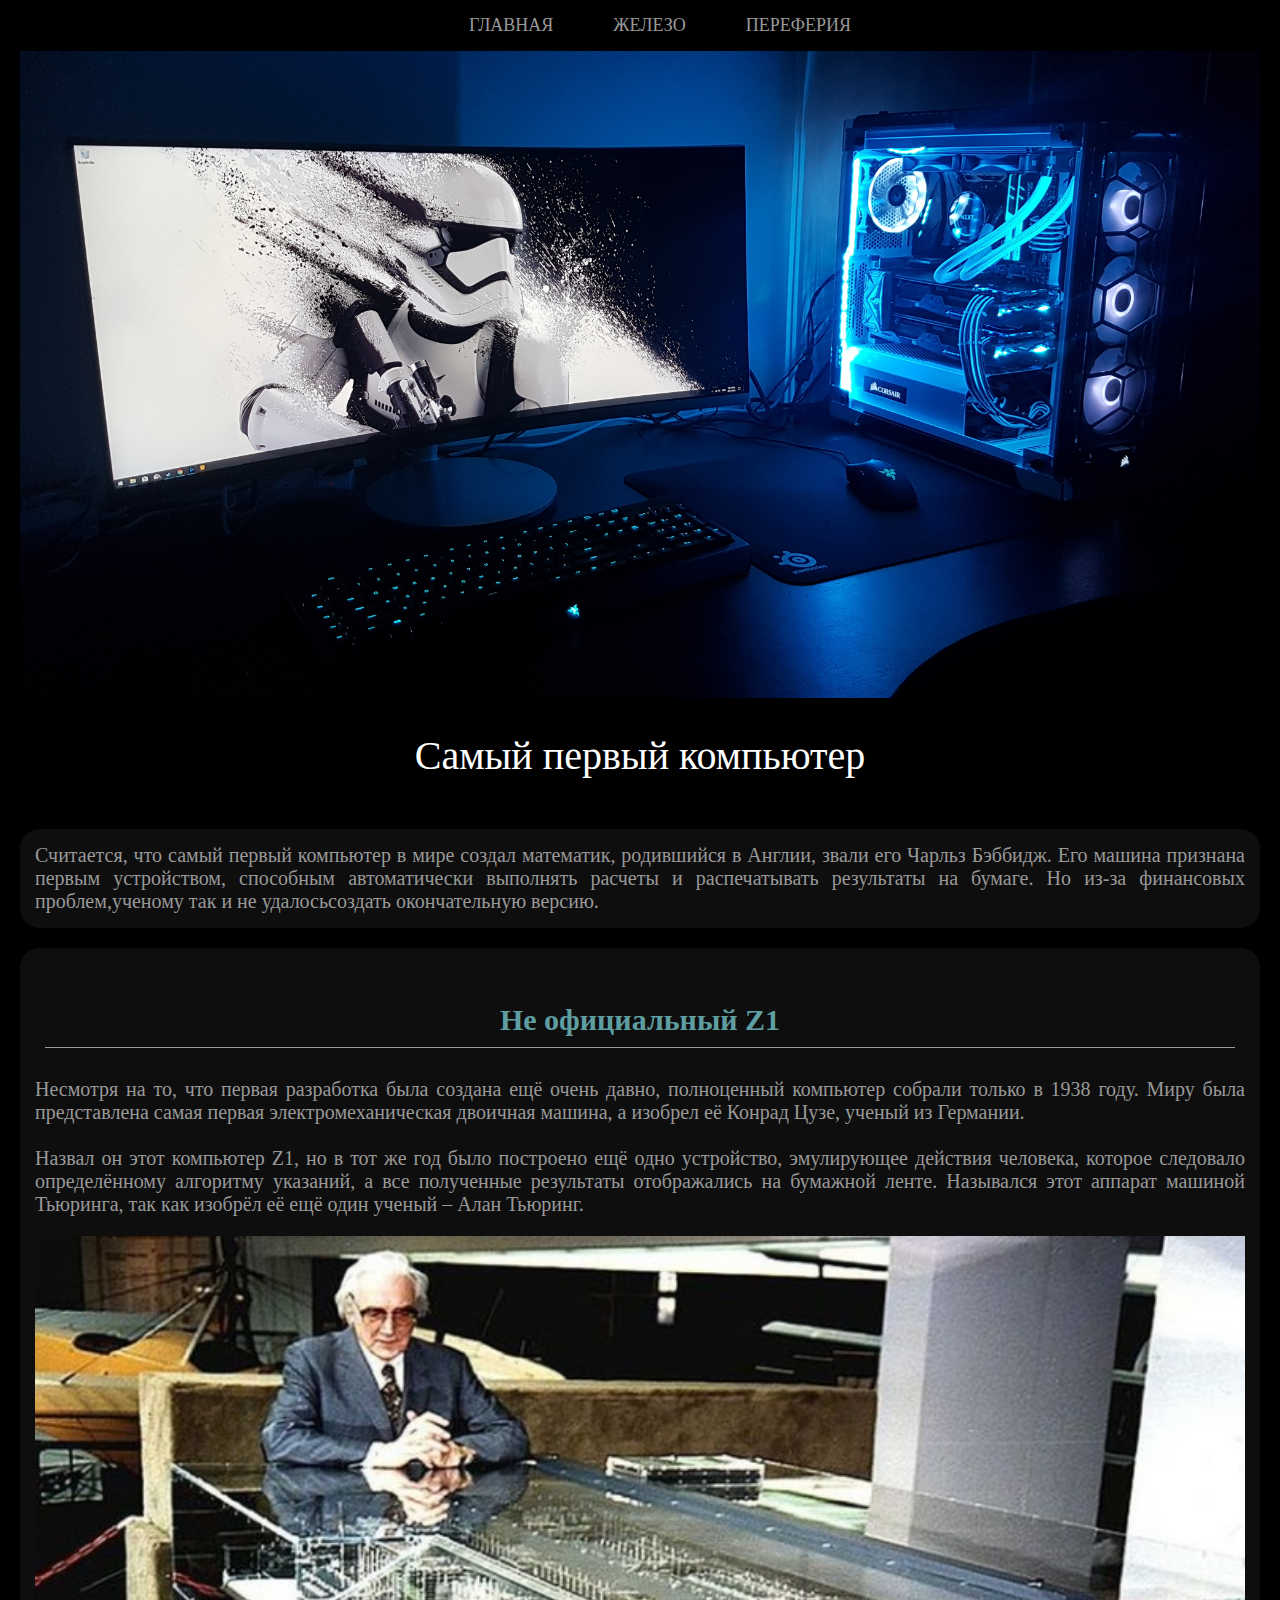
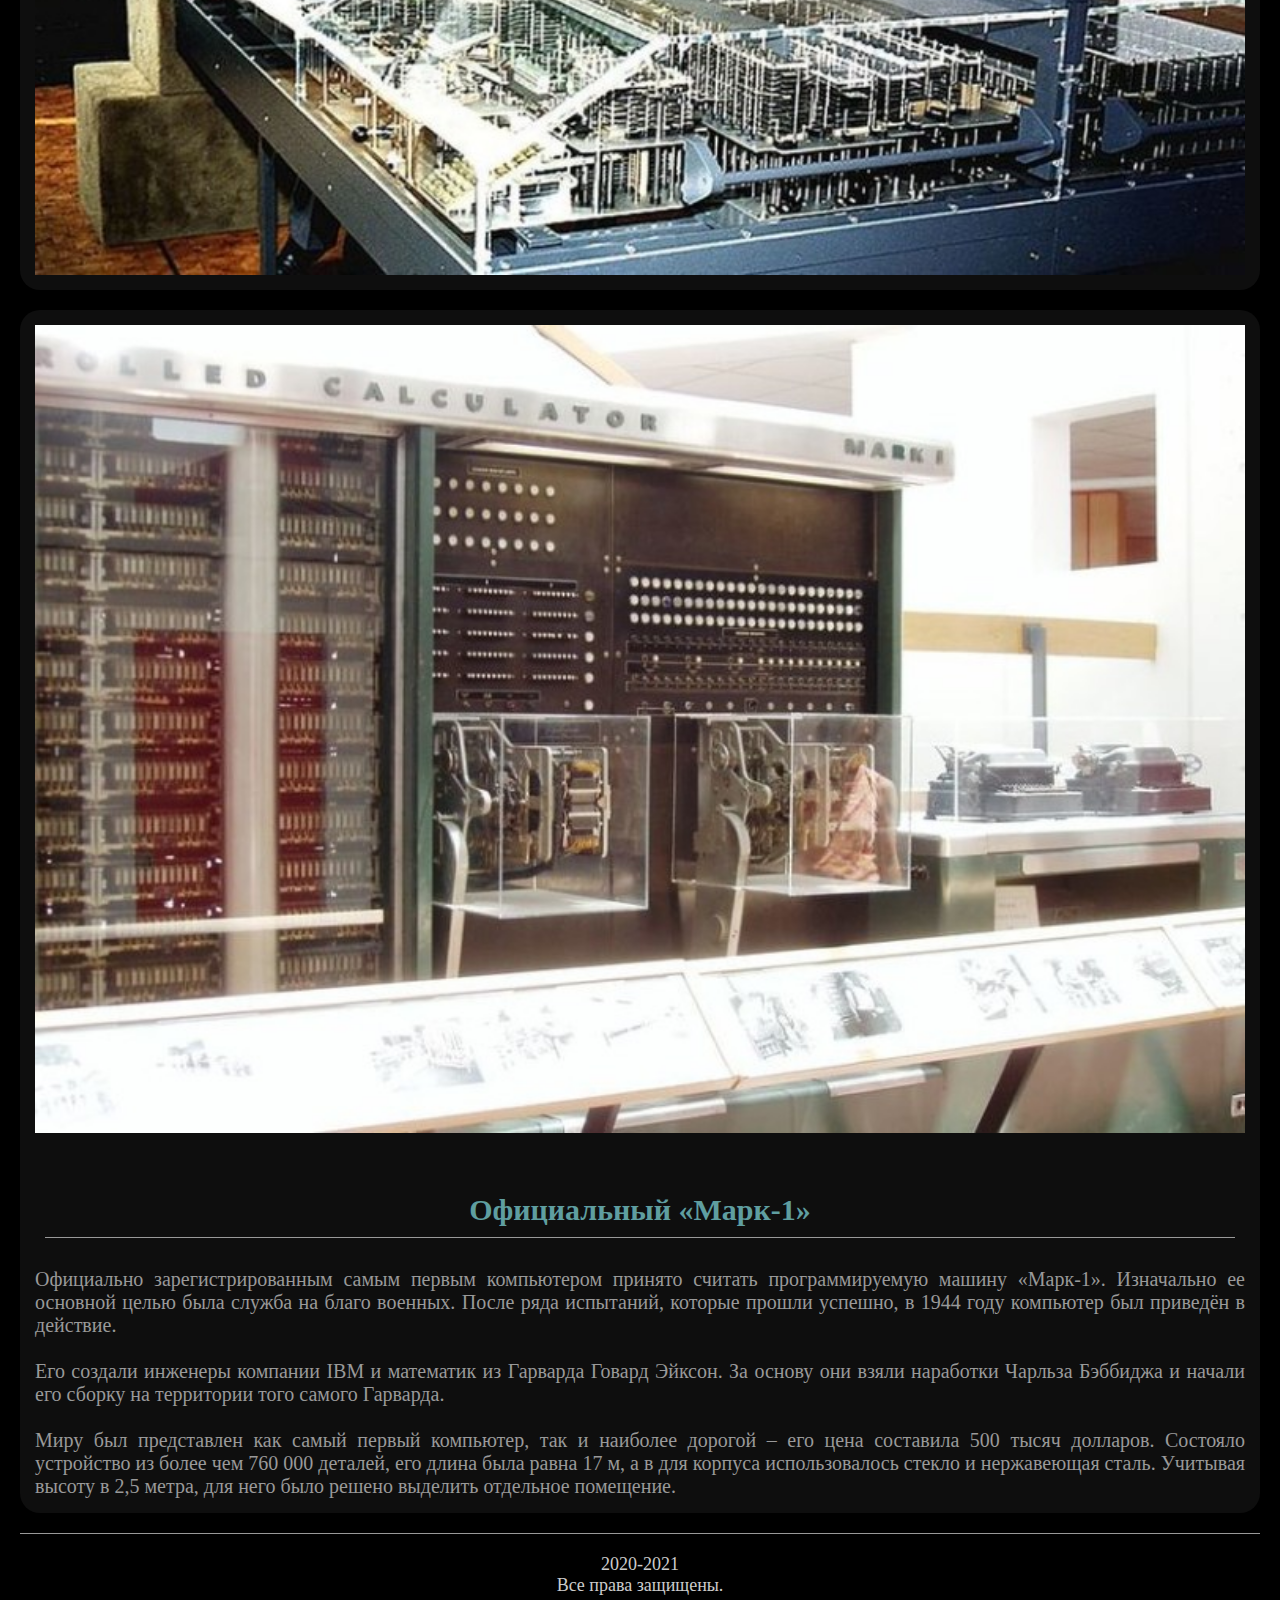
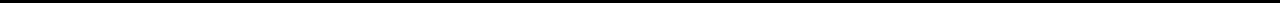
<file: html/index.html>
<!DOCTYPE html>
<html lang="en">
<head>
	<meta charset="UTF-8">
	<meta name="viewport" content="width=device-width, initial-scale=1.0">
	<link rel="stylesheet" type="text/css" href="..\css\style.css">
	<title>Главная</title>
</head>
<body>
	<!--MENU-->
	<div class="wrapper">
		<nav class="menu">
			<ul class="menu__list">
				<li>
					<a href="index.html" class="menu__link">Главная</a>
				</li>
				<li>
					<a href="#" class="menu__link">Железо</a>
					<ul class="sub-menu__list">
						<li><a class="sub-menu__link" href="processors.html">Процессоры</a></li>
						<li><a class="sub-menu__link" href="motherboards.html">Материнские платы</a></li>
						<li><a class="sub-menu__link" href="videocard.html">Видеокарты</a></li>
						<li><a class="sub-menu__link" href="storage_devices.html">Накопители</a></li>
						<li><a class="sub-menu__link" href="#">Оперативная память</a></li>
						<li><a class="sub-menu__link" href="#">Блоки питания</a></li>
						<li><a class="sub-menu__link" href="#">Куллеры</a></li>
						<li><a class="sub-menu__link" href="#">Корпусы</a></li>
					</ul>
				</li>
				<li>
					<a href="#" class="menu__link">Переферия</a>
					<ul>
						<li><a class="sub-menu__link" href="keyboards.html">Клавиатуры</a></li>
						<li><a class="sub-menu__link" href="mouse.html">Мышки</a></li>
						<li><a class="sub-menu__link" href="#">Наушники</a></li>
						<li><a class="sub-menu__link" href="#">Мониторы</a></li>
						<li><a class="sub-menu__link" href="#">Микрофоны</a></li>
					</ul>
				</li>
			</ul>
		</nav>
	</div>

	<!--Content-->
	<div class="content">
		<div class="header-img">
			<img src="..\img\vUNyB19.jpg" alt=""/>
		</div>
		<div class="h1">Самый первый компьютер</div>
		<div class="content-text">
			<div class="content-p">
				<div class="text">
					<p class="p">Считается, что самый первый компьютер в мире создал математик, родившийся в Англии, звали его Чарльз Бэббидж. Его машина признана первым устройством, способным автоматически выполнять расчеты и распечатывать результаты на бумаге. Но из-за финансовых проблем,ученому так и не удалосьсоздать окончательную версию.</p>
				</div>
			</div>
			<div class="content-p">
				<div class="text">
					<p class="p"><h2>Не официальный Z1</h2>Несмотря на то, что первая разработка была создана ещё очень давно, полноценный компьютер собрали только в 1938 году. Миру была представлена самая первая электромеханическая двоичная машина, а изобрел её Конрад Цузе, ученый из Германии. <br><br>Назвал он этот компьютер Z1, но в тот же год было построено ещё одно устройство, эмулирующее действия человека, которое следовало определённому алгоритму указаний, а все полученные результаты отображались на бумажной ленте. Назывался этот аппарат машиной Тьюринга, так как изобрёл её ещё один ученый – Алан Тьюринг.</p>
				</div>
				<img class="content-img" src="..\img\396836_orig-768x406.jpg" alt="">
			</div>

			<div class="content-p">
				<img class="content-img" src="..\img\2-6-768x513.jpg" alt="">
				<div class="text">
					<p class="p"><h2>Официальный «Марк-1»</h2>Официально зарегистрированным самым первым компьютером принято считать программируемую машину «Марк-1». Изначально ее основной целью была служба на благо военных. После ряда испытаний, которые прошли успешно, в 1944 году компьютер был приведён в действие.<br><br>
					Его создали инженеры компании IBM и математик из Гарварда Говард Эйксон. За основу они взяли наработки Чарльза Бэббиджа и начали его сборку на территории того самого Гарварда.<br><br>Миру был представлен как самый первый компьютер, так и наиболее дорогой – его цена составила 500 тысяч долларов. Состояло устройство из более чем 760 000 деталей, его длина была равна 17 м, а в для корпуса использовалось стекло и нержавеющая сталь. Учитывая высоту в 2,5 метра, для него было решено выделить отдельное помещение.</p>				
				</div>
			</div>
		</div>	
	</div>

	<!--Footer-->
	<div class="footer">
		2020-2021<br> Все права защищены.
	</div>

	<script type="text/javascript" src="..\js\script.js"></script>
</body>
</html>
</file>
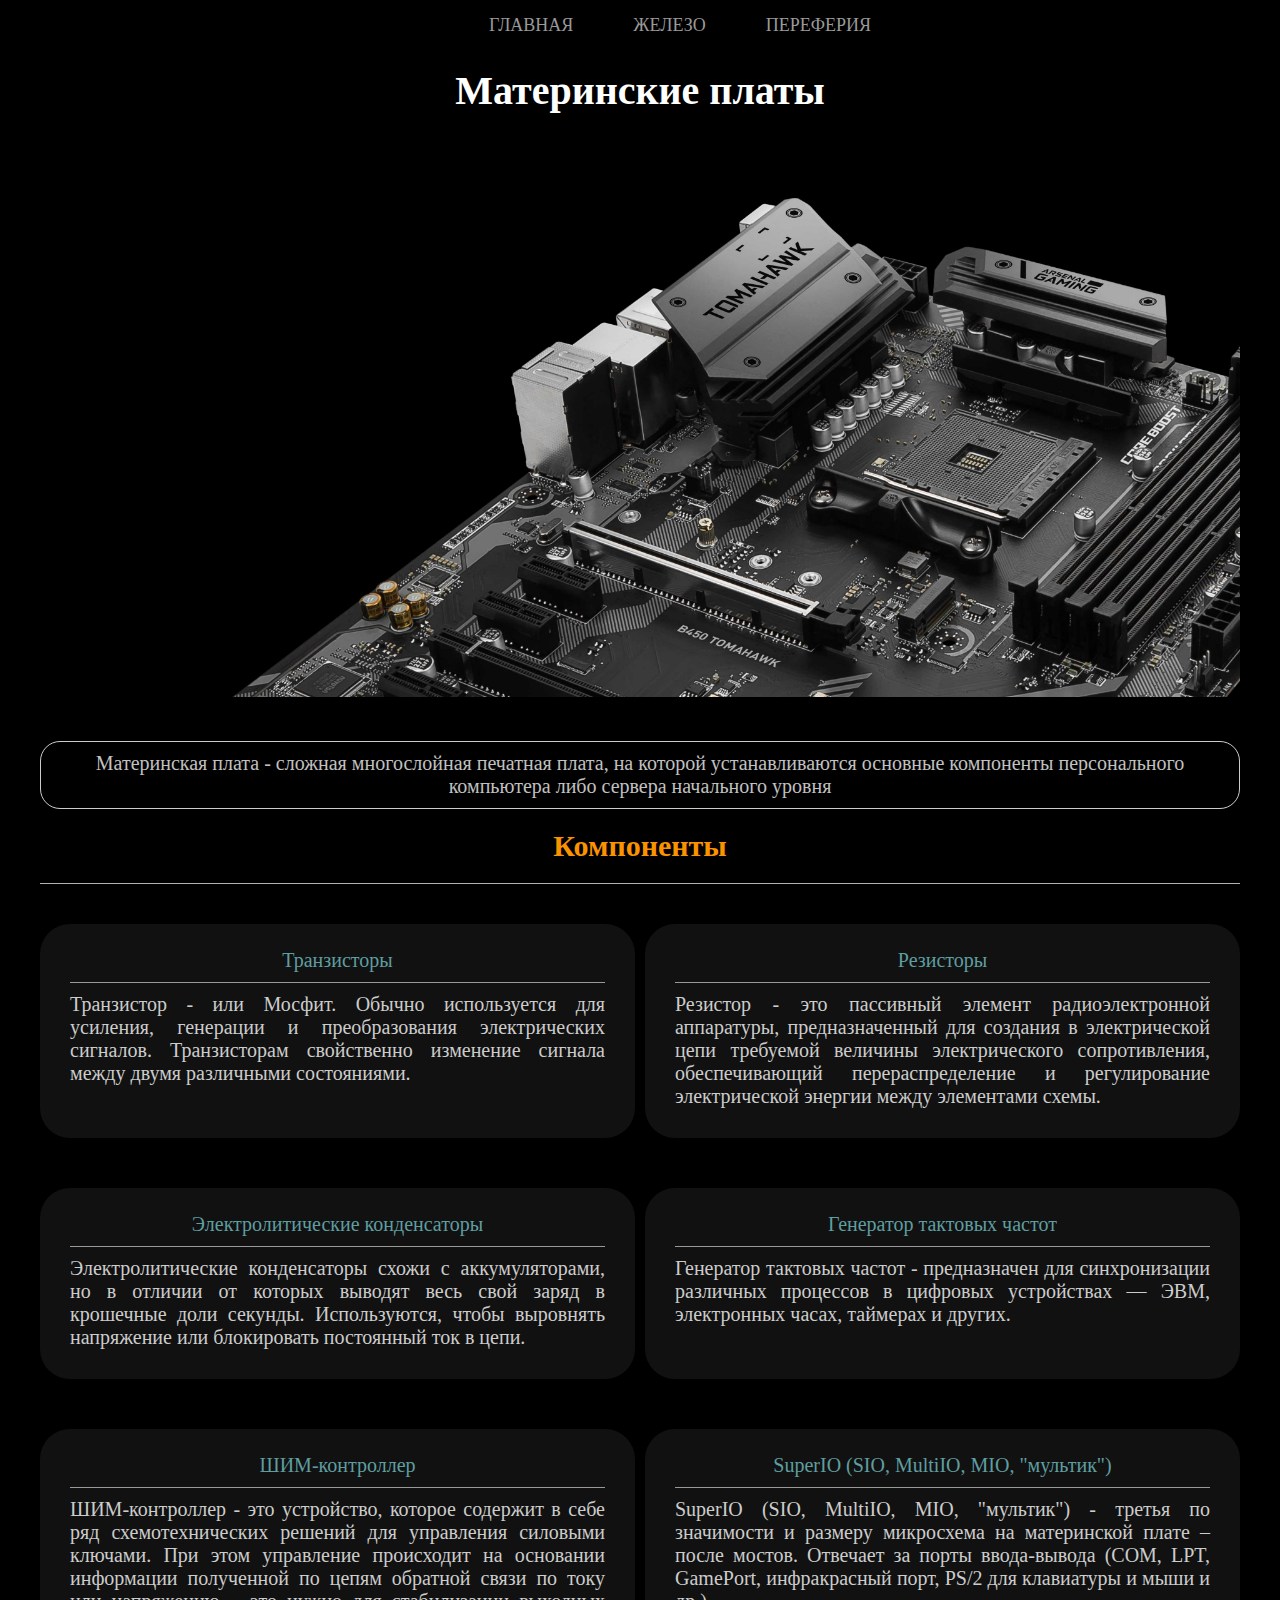
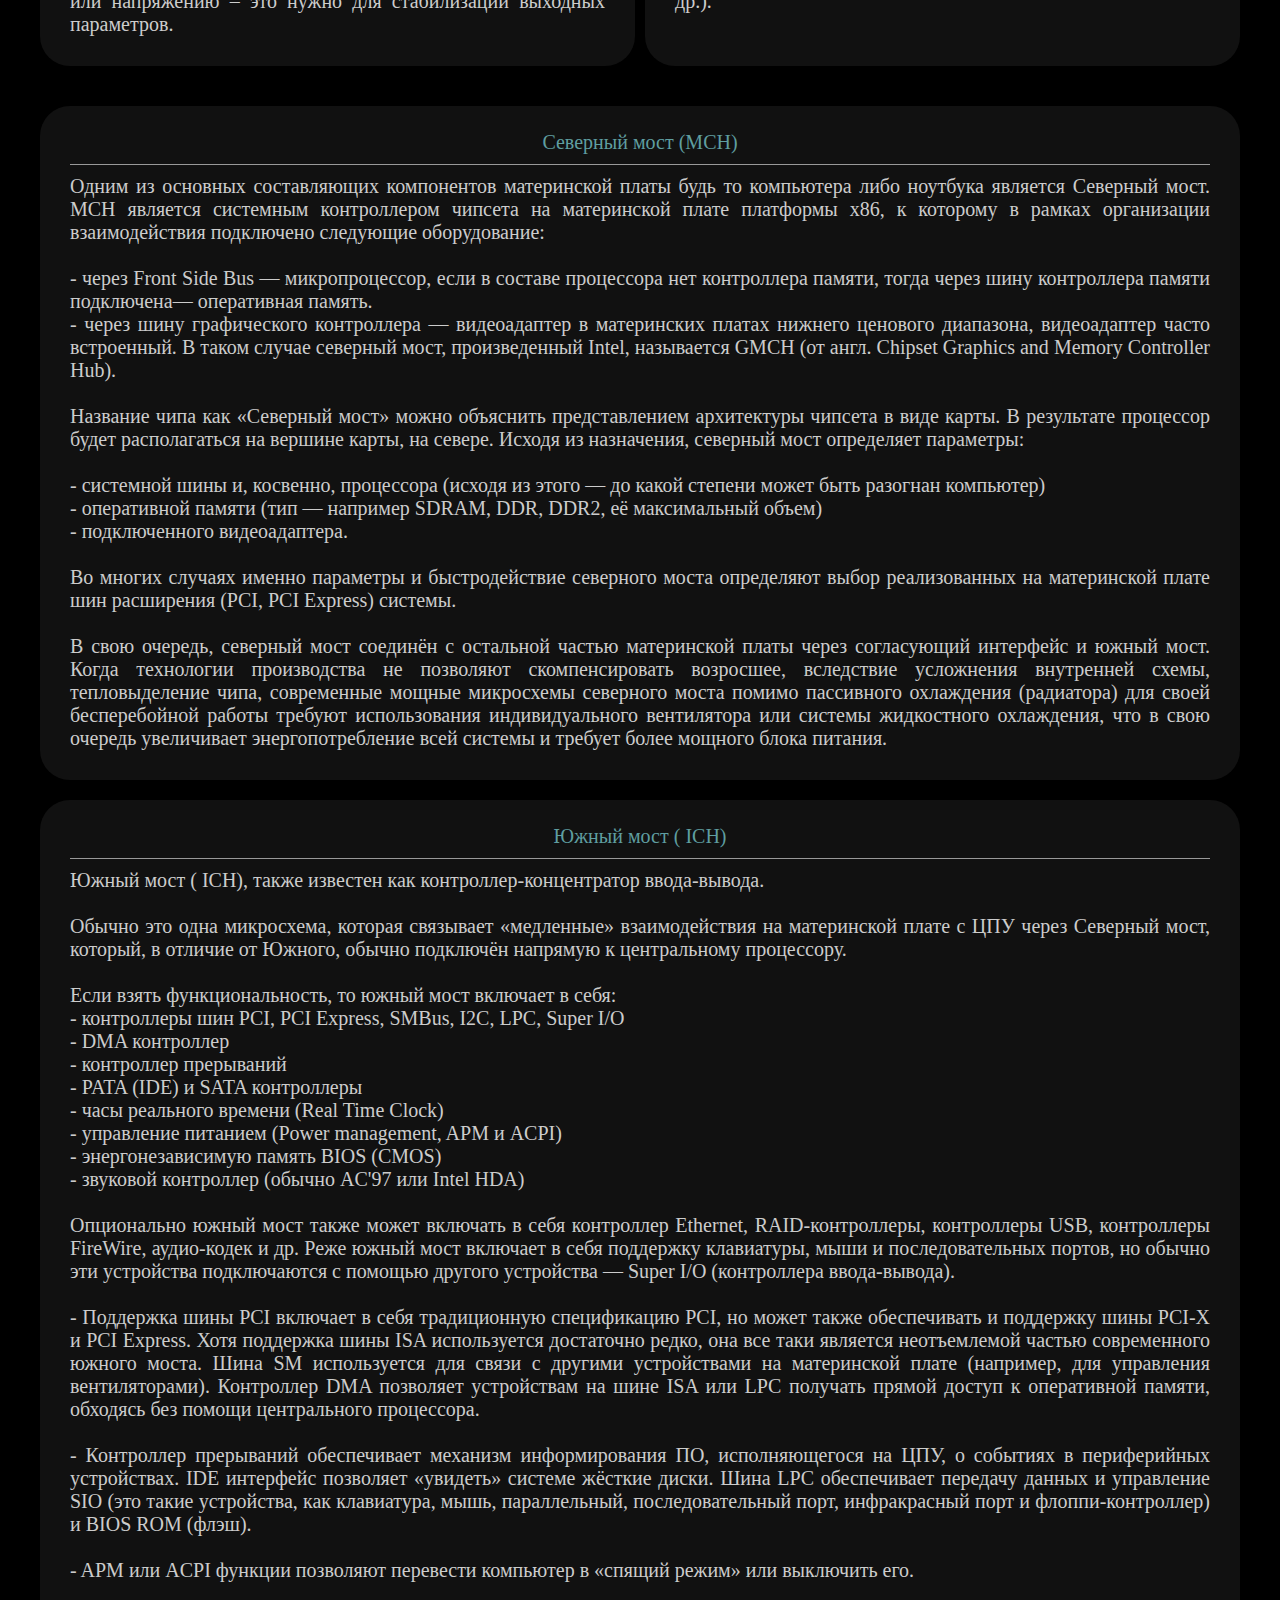
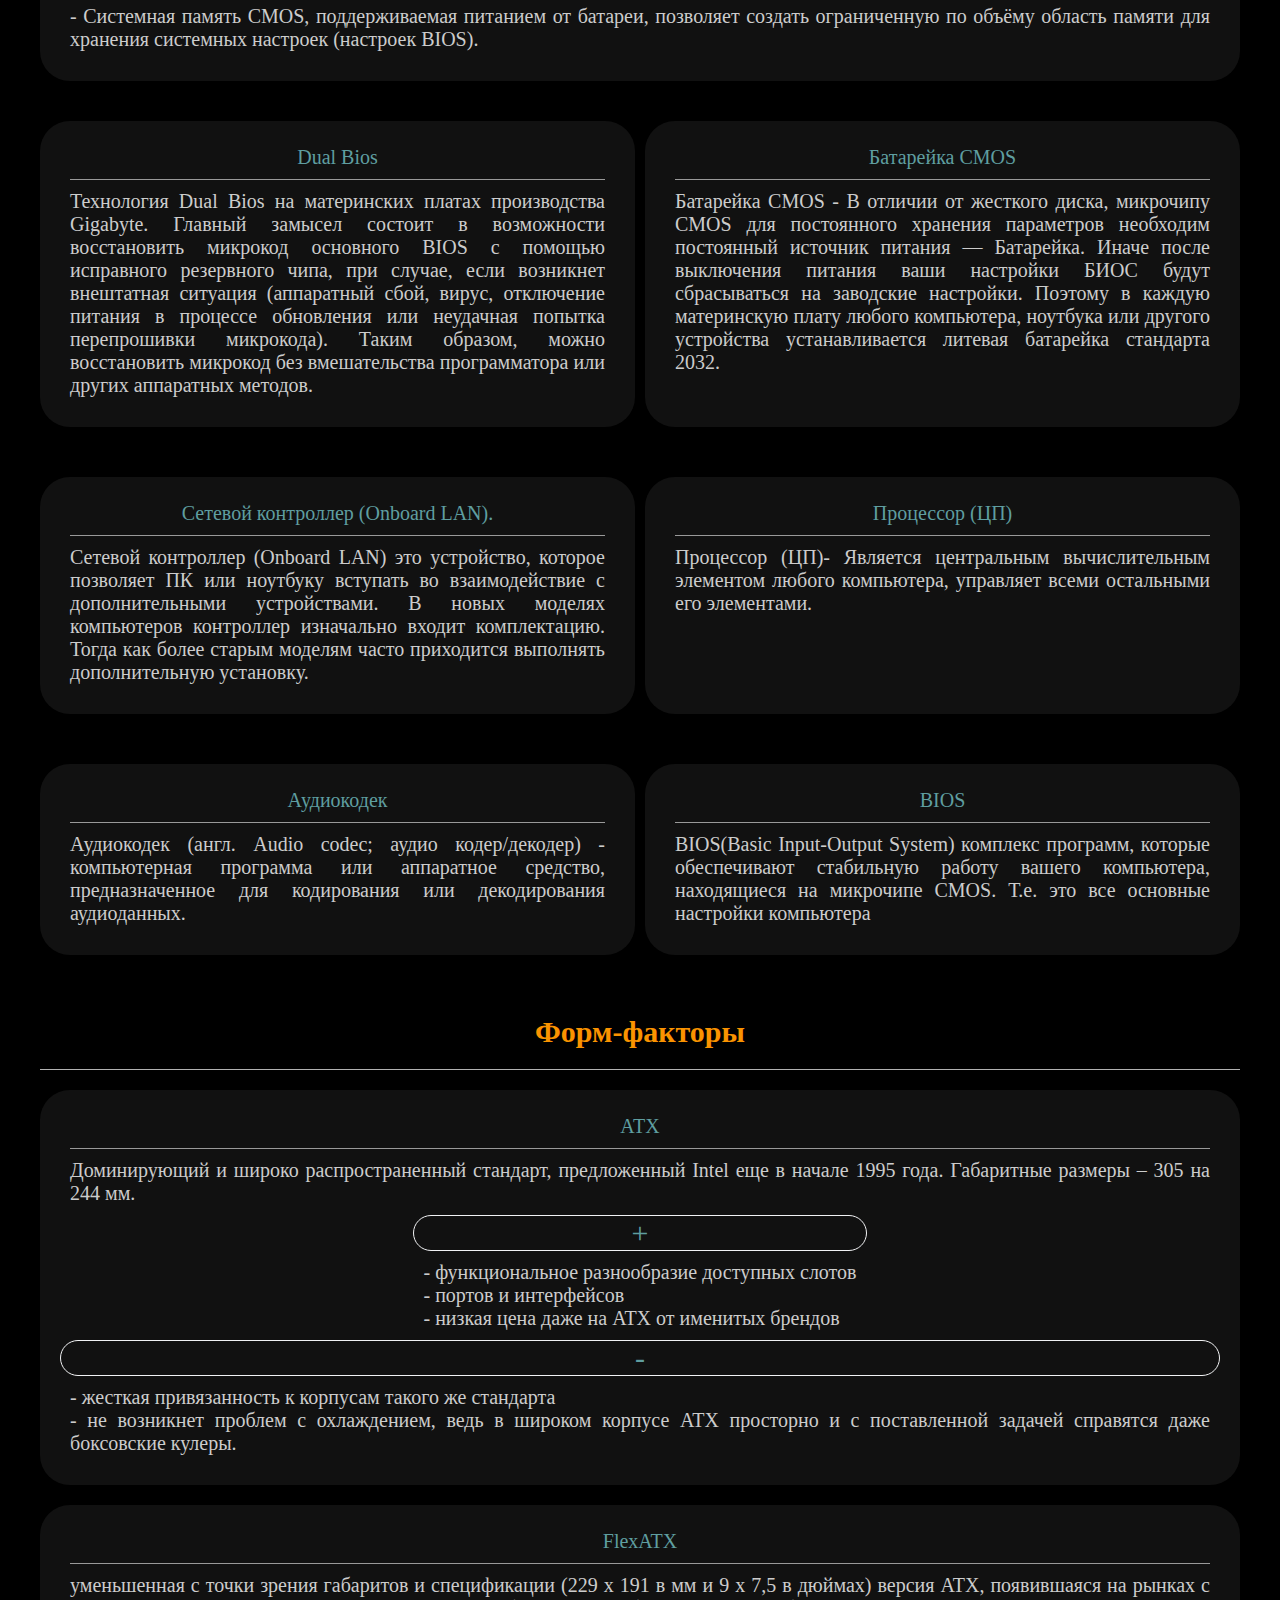
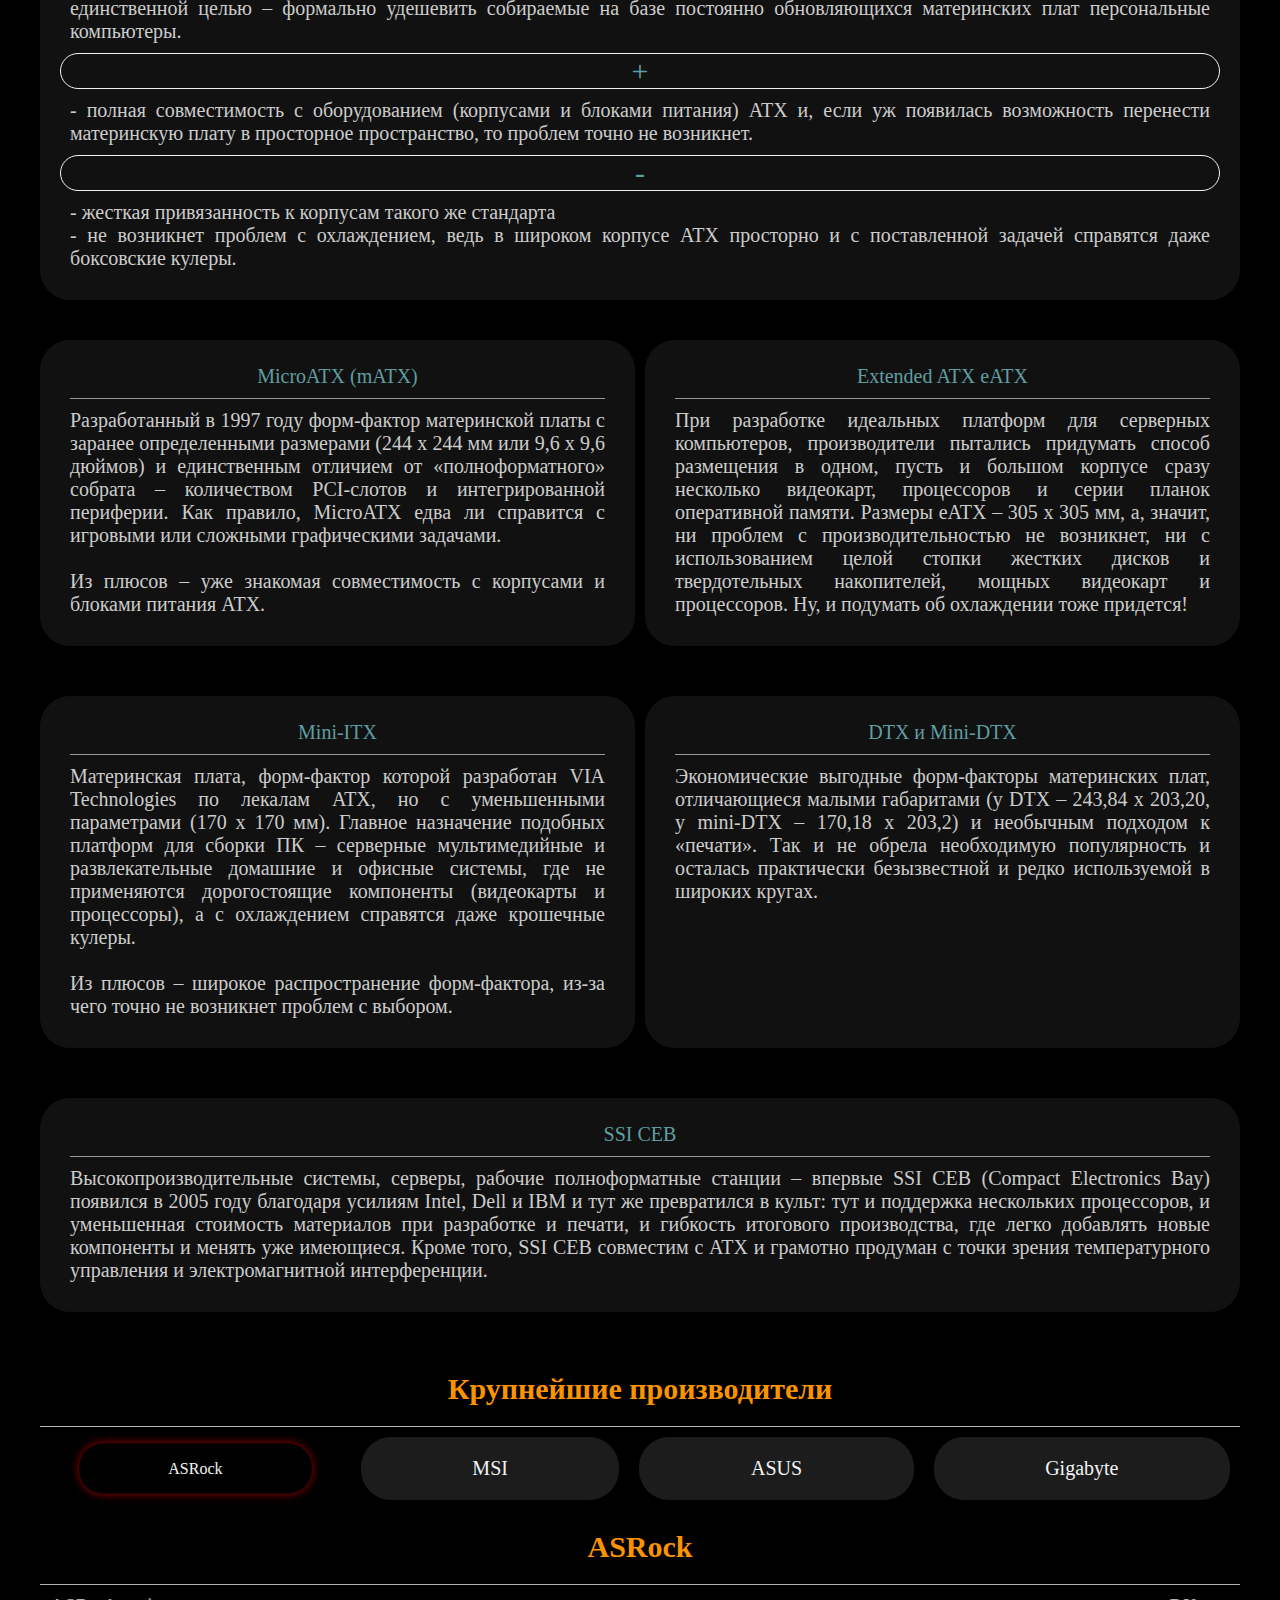
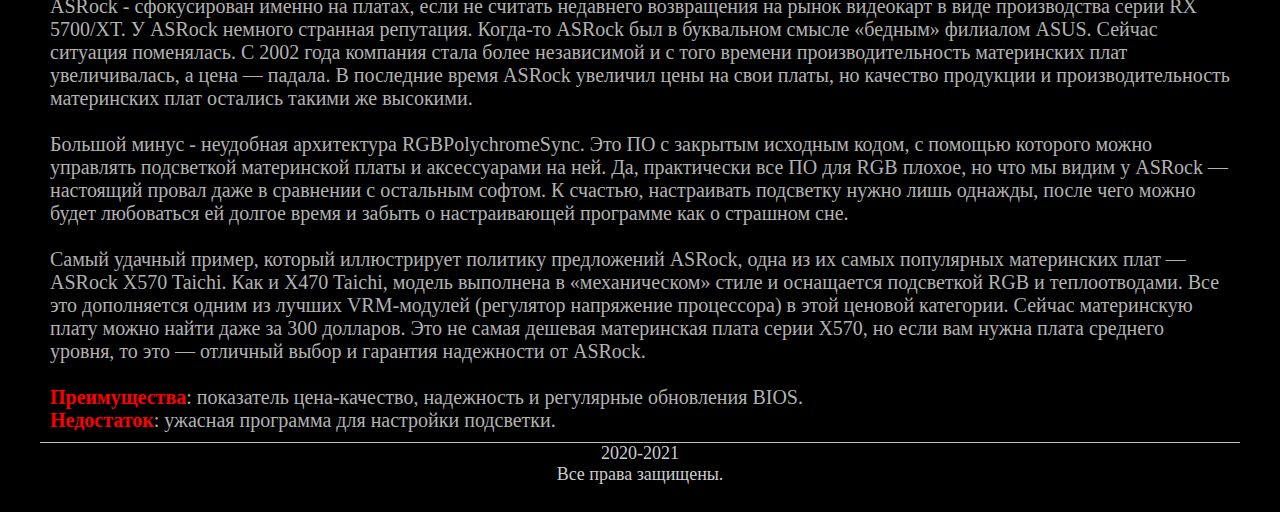
<file: html/motherboards.html>
<!DOCTYPE html>
<html lang="en">
<head>
	<meta charset="UTF-8">
	<meta name="viewport" content="width=device-width, initial-scale=1.0">
	<link rel="stylesheet" type="text/css" href="..\css\motherboards.css">
	<title>motherboards</title>
</head>
<body>
<!--MENU-->
<div class="wrapper">
	<div class="menu">
		<ul class="menu__list">
			<li>
				<a href="index.html" class="menu__link">Главная</a>
			</li>
			<li>
				<a href="#" class="menu__link">Железо</a>
				<ul class="sub-menu__list">
					<li><a class="sub-menu__link" href="processors.html">Процессоры</a></li>
					<li><a class="sub-menu__link" href="motherboards.html">Материнские платы</a></li>
					<li><a class="sub-menu__link" href="videocard.html">Видеокарты</a></li>
					<li><a class="sub-menu__link" href="storage_devices.html">Накопители</a></li>
					<li><a class="sub-menu__link" href="#">Оперативная память</a></li>
					<li><a class="sub-menu__link" href="#">Блоки питания</a></li>
					<li><a class="sub-menu__link" href="#">Куллеры</a></li>
					<li><a class="sub-menu__link" href="#">Корпусы</a></li>
				</ul>
			</li>
			<li>
				<a href="#" class="menu__link">Переферия</a>
				<ul>
					<li><a class="sub-menu__link" href="keyboards.html">Клавиатуры</a></li>
					<li><a class="sub-menu__link" href="mouse.html">Мышки</a></li>
					<li><a class="sub-menu__link" href="#">Наушники</a></li>
					<li><a class="sub-menu__link" href="#">Мониторы</a></li>
					<li><a class="sub-menu__link" href="#">Микрофоны</a></li>
				</ul>
			</li>
		</ul>
	</div>
</div>
<!--Content-->
<div class="content">
	<div class="header">
		<div class="header_logo"><h1 class="h1">Материнские платы</h1></div>
		<div class="header__img"><img src="..\img\msi-b450_tomahawk-cooling-hero.jpg" alt=""></div>
	</div>
	<div class="introduction">Материнская плата - сложная многослойная печатная плата, на которой устанавливаются основные компоненты персонального компьютера либо сервера начального уровня</div>
	<h2 class="h2">Компоненты</h2>

	<!--components-->
	<div class="components">
		<div class="content__part">
			<div class="content__part-item">
				<div class="content-item__logo">Транзисторы</div>
				<div class="content-item__text">
					<div><p class="part__p">Транзистор - или Мосфит. Обычно используется для усиления, генерации и преобразования электрических сигналов. Транзисторам свойственно изменение сигнала между двумя различными состояниями.</p></div>
				</div>
			</div>
			<div class="content__part-item">
				<div class="content-item__logo">Резисторы</div>
				<div class="content-item__text">
					<div><p class="part__p">Резистор - это пассивный элемент радиоэлектронной аппаратуры, предназначенный для создания в электрической цепи требуемой величины электрического сопротивления, обеспечивающий перераспределение и регулирование электрической энергии между элементами схемы.</p></div>
				</div>
			</div>
			<div class="content__part-item">
				<div class="content-item__logo">Электролитические конденсаторы</div>
				<div class="content-item__text">
					<div><p class="part__p">Электролитические конденсаторы схожи с аккумуляторами, но в отличии от которых выводят весь свой заряд в крошечные доли секунды. Используются, чтобы выровнять напряжение или блокировать постоянный ток в цепи.</p></div>
				</div>
			</div>
			<div class="content__part-item">
				<div class="content-item__logo">Генератор тактовых частот</div>
				<div class="content-item__text">
					<div><p class="part__p">Генератор тактовых частот - предназначен для синхронизации различных процессов в цифровых устройствах — ЭВМ, электронных часах, таймерах и других.</p></div>
				</div>
			</div>
			<div class="content__part-item">
				<div class="content-item__logo">ШИМ-контроллер</div>
				<div class="content-item__text">
					<div><p class="part__p">ШИМ-контроллер - это устройство, которое содержит в себе ряд схемотехнических решений для управления силовыми ключами. При этом управление происходит на основании информации полученной по цепям обратной связи по току или напряжению – это нужно для стабилизации выходных параметров.</p></div>
				</div>
			</div>
			<div class="content__part-item">
				<div class="content-item__logo">SuperIO (SIO, MultiIO, MIO, "мультик")</div>
				<div class="content-item__text">
					<div><p class="part__p">SuperIO (SIO, MultiIO, MIO, "мультик") - третья по значимости и размеру микросхема на материнской плате – после мостов. Отвечает за порты ввода-вывода (COM, LPT, GamePort, инфракрасный порт, PS/2 для клавиатуры и мыши и др.).</p></div>
				</div>
			</div>
		</div>
			<div class="content__part-item">
				<div class="content-item__logo">Северный мост (MCH)</div>
				<div class="content-item__text">
					<div><p class="part__p">Одним из основных составляющих компонентов материнской платы будь то компьютера либо ноутбука является Северный мост. MCH является системным контроллером чипсета на материнской плате платформы x86, к которому в рамках организации взаимодействия подключено следующие оборудование:<br><br>- через Front Side Bus — микропроцессор, если в составе процессора нет контроллера памяти, тогда через шину контроллера памяти подключена— оперативная память.<br>- через шину графического контроллера — видеоадаптер в материнских платах нижнего ценового диапазона, видеоадаптер часто встроенный. В таком случае северный мост, произведенный Intel, называется GMCH (от англ. Chipset Graphics and Memory Controller Hub).<br><br>Название чипа как «Северный мост» можно объяснить представлением архитектуры чипсета в виде карты. В результате процессор будет располагаться на вершине карты, на севере. Исходя из назначения, северный мост определяет параметры:<br><br>- системной шины и, косвенно, процессора (исходя из этого — до какой степени может быть разогнан компьютер)<br>- оперативной памяти (тип — например SDRAM, DDR, DDR2, её максимальный объем)<br>- подключенного видеоадаптера.<br><br>Во многих случаях именно параметры и быстродействие северного моста определяют выбор реализованных на материнской плате шин расширения (PCI, PCI Express) системы.<br><br>В свою очередь, северный мост соединён с остальной частью материнской платы через согласующий интерфейс и южный мост. Когда технологии производства не позволяют скомпенсировать возросшее, вследствие усложнения внутренней схемы, тепловыделение чипа, современные мощные микросхемы северного моста помимо пассивного охлаждения (радиатора) для своей бесперебойной работы требуют использования индивидуального вентилятора или системы жидкостного охлаждения, что в свою очередь увеличивает энергопотребление всей системы и требует более мощного блока питания.</p></div>
				</div>
			</div>
			<div class="content__part-item">
				<div class="content-item__logo">Южный мост ( ICH)</div>
				<div class="content-item__text">
					<div><p class="part__p">Южный мост ( ICH), также известен как контроллер-концентратор ввода-вывода.<br><br>Обычно это одна микросхема, которая связывает «медленные» взаимодействия на материнской плате с ЦПУ через Северный мост, который, в отличие от Южного, обычно подключён напрямую к центральному процессору.<br><br>Если взять функциональность, то южный мост включает в себя:<br>- контроллеры шин PCI, PCI Express, SMBus, I2C, LPC, Super I/O<br>- DMA контроллер<br>- контроллер прерываний<br>- PATA (IDE) и SATA контроллеры<br>- часы реального времени (Real Time Clock)<br>- управление питанием (Power management, APM и ACPI)<br>- энергонезависимую память BIOS (CMOS)<br>- звуковой контроллер (обычно AC'97 или Intel HDA)<br><br>Опционально южный мост также может включать в себя контроллер Ethernet, RAID-контроллеры, контроллеры USB, контроллеры FireWire, аудио-кодек и др. Реже южный мост включает в себя поддержку клавиатуры, мыши и последовательных портов, но обычно эти устройства подключаются с помощью другого устройства — Super I/O (контроллера ввода-вывода).<br><br>- Поддержка шины PCI включает в себя традиционную спецификацию PCI, но может также обеспечивать и поддержку шины PCI-X и PCI Express. Хотя поддержка шины ISA используется достаточно редко, она все таки является неотъемлемой частью современного южного моста. Шина SM используется для связи с другими устройствами на материнской плате (например, для управления вентиляторами). Контроллер DMA позволяет устройствам на шине ISA или LPC получать прямой доступ к оперативной памяти, обходясь без помощи центрального процессора.<br><br>- Контроллер прерываний обеспечивает механизм информирования ПО, исполняющегося на ЦПУ, о событиях в периферийных устройствах. IDE интерфейс позволяет «увидеть» системе жёсткие диски. Шина LPC обеспечивает передачу данных и управление SIO (это такие устройства, как клавиатура, мышь, параллельный, последовательный порт, инфракрасный порт и флоппи-контроллер) и BIOS ROM (флэш). <br><br>- APM или ACPI функции позволяют перевести компьютер в «спящий режим» или выключить его. <br><br>- Системная память CMOS, поддерживаемая питанием от батареи, позволяет создать ограниченную по объёму область памяти для хранения системных настроек (настроек BIOS).</p></div>
				</div>
			</div>
		<div class="content__part">
			<div class="content__part-item">
				<div class="content-item__logo">Dual Bios</div>
				<div class="content-item__text">
					<div><p class="part__p">Технология Dual Bios на материнских платах производства Gigabyte. Главный замысел состоит в возможности восстановить микрокод основного BIOS с помощью исправного резервного чипа, при случае, если возникнет внештатная ситуация (аппаратный сбой, вирус, отключение питания в процессе обновления или неудачная попытка перепрошивки микрокода). Таким образом, можно восстановить микрокод без вмешательства программатора или других аппаратных методов.</p></div>
				</div>
			</div>
			<div class="content__part-item">
				<div class="content-item__logo">Батарейка CMOS</div>
				<div class="content-item__text">
					<div><p class="part__p">Батарейка CMOS - В отличии от жесткого диска, микрочипу CMOS для постоянного хранения параметров необходим постоянный источник питания — Батарейка. Иначе после выключения питания ваши настройки БИОС будут сбрасываться на заводские настройки. Поэтому в каждую материнскую плату любого компьютера, ноутбука или другого устройства устанавливается литевая батарейка стандарта 2032.</p></div>
				</div>
			</div>
			<div class="content__part-item">
				<div class="content-item__logo">Сетевой контроллер (Onboard LAN).</div>
				<div class="content-item__text">
					<div><p class="part__p">Сетевой контроллер (Onboard LAN) это устройство, которое позволяет ПК или ноутбуку вступать во взаимодействие с дополнительными устройствами. В новых моделях компьютеров контроллер изначально входит комплектацию. Тогда как более старым моделям часто приходится выполнять дополнительную установку.</p></div>
				</div>
			</div>
			
			<div class="content__part-item">
				<div class="content-item__logo">Процессор (ЦП)</div>
				<div class="content-item__text">
					<div><p class="part__p">Процессор (ЦП)- Является центральным вычислительным элементом любого компьютера, управляет всеми остальными его элементами.</p></div>
				</div>
			</div>
			<div class="content__part-item">
				<div class="content-item__logo">Аудиокодек</div>
				<div class="content-item__text">
					<div><p class="part__p">Аудиокодек (англ. Audio codec; аудио кодер/декодер) - компьютерная программа или аппаратное средство, предназначенное для кодирования или декодирования аудиоданных.</p></div>
				</div>
			</div>
			<div class="content__part-item">
				<div class="content-item__logo">BIOS</div>
				<div class="content-item__text">
					<div><p class="part__p">BIOS(Basic Input-Output System) комплекс программ, которые обеспечивают стабильную работу вашего компьютера, находящиеся на микрочипе CMOS.  Т.е. это все основные настройки компьютера</p></div>
				</div>
			</div>
		</div>
	</div> 

	<!--Form factors-->
	<h2 class="h2">Форм-факторы</h2>
	<div class="forms">
			<div class="content__part-item">
				<div class="content-item__logo">АТХ</div>
				<div class="content-item__text">
					<div class="text"><p class="part__p">Доминирующий и широко распространенный стандарт, предложенный Intel еще в начале 1995 года. Габаритные размеры – 305 на 244 мм.</p></div>
					<div class="content__part_1">
						<div class="content__part-item_2">
							<div class="logo">+</div>
							<div class="text"><p class="part__p">- функциональное разнообразие доступных слотов<br>- портов и интерфейсов<br>- низкая цена даже на ATX от именитых брендов</p></div>
						</div>
						<div class="content__part-item_2">
							<div class="logo">-</div>
							<div class="text"><p class="part__p">- жесткая привязанность к корпусам такого же стандарта<br>- не возникнет проблем с охлаждением, ведь в широком корпусе ATX просторно и с поставленной задачей справятся даже боксовские кулеры.</p></div>
						</div>
					</div>
				</div>
			</div>
			<div class="content__part-item">
				<div class="content-item__logo">FlexATX</div>
				<div class="content-item__text">
					<div class="text"><p class="part__p">уменьшенная с точки зрения габаритов и спецификации (229 x 191 в мм и 9 x 7,5 в дюймах) версия ATX, появившаяся на рынках с единственной целью – формально удешевить собираемые на базе постоянно обновляющихся материнских плат персональные компьютеры. </p></div>
					<div class="content__part_1">
						<div class="content__part-item_2">
							<div class="logo">+</div>
							<div class="text"><p class="part__p">- полная совместимость с оборудованием (корпусами и блоками питания) ATX и, если уж появилась возможность перенести материнскую плату в просторное пространство, то проблем точно не возникнет.</p></div>
						</div>
						<div class="content__part-item_2">
							<div class="logo">-</div>
							<div class="text"><p class="part__p">- жесткая привязанность к корпусам такого же стандарта<br>- не возникнет проблем с охлаждением, ведь в широком корпусе ATX просторно и с поставленной задачей справятся даже боксовские кулеры.</p></div>
						</div>
					</div>
				</div>
			</div>
		<div class="content__part">
			<div class="content__part-item">
				<div class="content-item__logo">MicroATX (mATX)</div>
				<div class="content-item__text">
					<div class="text"><p class="part__p">Разработанный в 1997 году форм-фактор материнской платы с заранее определенными размерами (244 x 244 мм или 9,6 x 9,6 дюймов) и единственным отличием от «полноформатного» собрата – количеством PCI-слотов и интегрированной периферии. Как правило, MicroATX едва ли справится с игровыми или сложными графическими задачами. <br><br>Из плюсов – уже знакомая совместимость с корпусами и блоками питания ATX.</p></div>
				</div>
			</div>
			<div class="content__part-item">
				<div class="content-item__logo">Extended ATX eATX</div>
				<div class="content-item__text">
					<div class="text"><p class="part__p">При разработке идеальных платформ для серверных компьютеров, производители пытались придумать способ размещения в одном, пусть и большом корпусе сразу несколько видеокарт, процессоров и серии планок оперативной памяти. Размеры eATX – 305 x 305 мм, а, значит, ни проблем с производительностью не возникнет, ни с использованием целой стопки жестких дисков и твердотельных накопителей, мощных видеокарт и процессоров. Ну, и подумать об охлаждении тоже придется!</p></div>
				</div>
			</div>
			<div class="content__part-item">
				<div class="content-item__logo">Mini-ITX</div>
				<div class="content-item__text">
					<div class="text"><p class="part__p">Материнская плата, форм-фактор которой разработан VIA Technologies по лекалам ATX, но с уменьшенными параметрами (170 x 170 мм). Главное назначение подобных платформ для сборки ПК – серверные мультимедийные и развлекательные домашние и офисные системы, где не применяются дорогостоящие компоненты (видеокарты и процессоры), а с охлаждением справятся даже крошечные кулеры. <br><br>Из плюсов – широкое распространение форм-фактора, из-за чего точно не возникнет проблем с выбором.</p></div>
				</div>
			</div>
			<div class="content__part-item">
				<div class="content-item__logo">DTX и Mini-DTX</div>
				<div class="content-item__text">
					<div class="text"><p class="part__p">Экономические выгодные форм-факторы материнских плат, отличающиеся малыми габаритами (у DTX – 243,84 x 203,20, у mini-DTX – 170,18 x 203,2) и необычным подходом к «печати». Tак и не обрела необходимую популярность и осталась практически безызвестной и редко используемой в широких кругах. </p></div>
				</div>
			</div>
			
			<div class="content__part-item ssi">
				<div class="content-item__logo">SSI CEB</div>
				<div class="content-item__text">
					<div class="text"><p class="part__p">Высокопроизводительные системы, серверы, рабочие полноформатные станции – впервые SSI CEB (Compact Electronics Bay) появился в 2005 году благодаря усилиям Intel, Dell и IBM и тут же превратился в культ: тут и поддержка нескольких процессоров, и уменьшенная стоимость материалов при разработке и печати, и гибкость итогового производства, где легко добавлять новые компоненты и менять уже имеющиеся. Кроме того, SSI CEB совместим с ATX и грамотно продуман с точки зрения температурного управления и электромагнитной интерференции.</p></div>
				</div>
			</div>
		</div>
	</div>
	<h2 class="h2">Крупнейшие производители</h2>
		<div class="wrapper">
		<div class="tabs">
			<div class="tabs-triggers">
				<a href="#tab-1" class="tabs-triggers_item">ASRock</a>
				<a href="#tab-2" class="tabs-triggers_item">MSI</a>
				<a href="#tab-3" class="tabs-triggers_item">ASUS</a>
				<a href="#tab-4" class="tabs-triggers_item">Gigabyte</a>
			</div>
			<div class="tabs-content">
				<div id="tab-1" class="tabs-content_item">
					<div class="tab">
						<h2 class="h2">ASRock</h2>
						<div class="tab__text"><p>ASRock - сфокусирован именно на платах, если не считать недавнего возвращения на рынок видеокарт в виде производства серии RX 5700/XT. У ASRock немного странная репутация. Когда-то ASRock был в буквальном смысле «бедным» филиалом ASUS. Сейчас ситуация поменялась. С 2002 года компания стала более независимой и с того времени производительность материнских плат увеличивалась, а цена — падала. В последние время ASRock увеличил цены на свои платы, но качество продукции и производительность материнских плат остались такими же высокими.</p><br><p>Большой минус - неудобная архитектура RGBPolychromeSync. Это ПО с закрытым исходным кодом, с помощью которого можно управлять подсветкой материнской платы и аксессуарами на ней. Да, практически все ПО для RGB плохое, но что мы видим у ASRock — настоящий провал даже в сравнении с остальным софтом. К счастью, настраивать подсветку нужно лишь однажды, после чего можно будет любоваться ей долгое время и забыть о настраивающей программе как о страшном сне.</p><br><p>Самый удачный пример, который иллюстрирует политику предложений ASRock, одна из их самых популярных материнских плат — ASRock X570 Taichi. Как и X470 Taichi, модель выполнена в «механическом» стиле и оснащается подсветкой RGB и теплоотводами. Все это дополняется одним из лучших VRM-модулей (регулятор напряжение процессора) в этой ценовой категории. Сейчас материнскую плату можно найти даже за 300 долларов. Это не самая дешевая материнская плата серии X570, но если вам нужна плата среднего уровня, то это — отличный выбор и гарантия надежности от ASRock.</p><br><p><strong>Преимущества</strong>: показатель цена-качество, надежность и регулярные обновления BIOS.</p><p><strong>Недостаток</strong>: ужасная программа для настройки подсветки.</p></div>
					</div>
				</div>
				<div id="tab-2" class="tabs-content_item">
					<div class="tab">
						<h2 class="h2">MSI</h2>
						<div class="tab__text"><p>MSI — один из известнейших производителей компьютерного железа, который занимает значительную часть ниши на рынке производителей материнских плат. MSI везде — от материнских плат и видеокарт до корпусов и готовых сборок. Иногда это плохо сказывается на качестве продукции, но в целом MSI хорошо справляется с контролем качества своего производства — речь идет в том числе и о недорогих компонентах. У MSI есть как топовые платы с возможностью разгона, так и просто высококачественные компоненты, которые неплохо вписываются в скромные бюджеты. Одна из последних серий плат от MSI X570 принята сообществом не очень хорошо из-за слабой производительности, особенно в бюджетном сегменте. Но если не учитывать это, у MSI качественные компоненты.</p><br><p>Хороший пример обычной платы от MSI — B450 Tomahawk (MAX). Эту плату часто считают лучшей в своей категории и серии, благодаря удивляющему VRM, дополнительным функциями и вполне оправданной ценой в 110 долларов. Ее рекомендуют покупать всем владельцам процессоров Ryzen 2000. Более того, она стала крайне популярной среди тех, кто собирает бюджетные мощные ПК. Многие пытались собирать плату и с Ryzen 3000, но после этого пользователи стали жаловаться на проблемы с обновлением BIOS. В MSI решили выпустить обновленную линейку MAX, которая вполне вписывается в новую серию процессоров. У новой материнской платы остались те же характеристики, но чип BIOS улучшили и его теперь можно обновлять в соответствии с требованиями архитектуры Zen 2.</p><br><p><strong>Преимущества</strong>: ассортимент плат разных ценовых категорий, в последние годы появились очень удачные серии плат (B450), хороший софт для RGB.</p><p></p><strong>Недостатки</strong>: неудачные серии X570, медленное обновление BIOS.</div>
					</div>
				</div>
				<div id="tab-3" class="tabs-content_item">
					<div class="tab">
						<h2 class="h2">ASUS</h2>
						<div class="tab__text"><p>ASUS, как и MSI, производит большое количество компьютерных комплектующих. Но у MSI производство ориентировано и на дизайн — красивую подсветку, хай-тек стиль и комбинированные цвета. В то время, как у ASUS дизайн более скромный, если не считать моделей с RGB. К счастью, практически все материнские платы производителя имеют подсветку, которую можно настроить под себя. По качеству и характеристикам материнских плат видно, что ASUS инвестирует много денег в разработку новых плат и улучшение существующих стандартов — даже самые дешевые модели оснащены новыми технологиями.</p><br><p>X570 TUF Gaming Plus отлично иллюстрирует ценности ASUS в плане дизайна и производительности материнских плат. Другие серии, вроде ROG STRIX, удивляют не меньше, но считается, что TUF — это своеобразная классика, которая выпускается компанией уже несколько лет. Долгое время эта серия была любимой среди покупателей, но в начале 2010-х интерес к ней поубивался.</p><br><p>К счастью, ASUS нашли себя в серии плат X570 TUF. Среди всех устройств «начального уровня» TUF Gaming показал наилучшую производительность и VRM, и это — не учитывая дополнительных функций, которые есть у платы. Не меньше радует дизайн и надежность платы. Цена на X570 TUF Gaming Plus составляет 165 долларов, версия с Wi-FI стоит 195 долларов.</p><br><p>Сочетание высокой производительности и надежности — это то, с чем ASUS легко справляется, не зацикливаясь на RGB. Есть надежда, что ASUS будет продолжать выпускать такие же материнские платы.</p><br><p><strong>Преимущества</strong>: качество топовых и бюджетных плат, удачная линейка Х570 и удобный RGB.</p><p><strong>Недостатки</strong> :модели с интересным дизайном, подсветкой и максимальной производительностью стоят дороже, чем аналогичные платы от других производителей.</p></div>
					</div>
				</div>
				<div id="tab-4" class="tabs-content_item">
					<div class="tab">
						<h2 class="h2">Gigabyte</h2>
						<div class="tab__text"><p>Gigabyte так же распространен, как MSI и ASUS, но больше сфокусирован на видеокартах и материнских платах. На рынке видеокарт производитель не достиг значительных успехов, хотя и есть вполне хорошие серии игровых видеокарт и процессоров с технологией VEGA. В плане материнских плат у Gigabyte все намного лучше. Компания выпускает платы как для процессоров Intel, так и для AMD, в топовых сериях Z390 и Х570. Может показаться, что в этом нет ничего сложного и достаточно поменять разъем, но даже это — показатель универсальной политики Gigabyte. В плане поддержки покупателей компания не преуспела. Кроме того, на нее повлиял случай с проблемами выпуска VEGA-видеокарт. С другой стороны, материнские платы от Gigabyte качественные в бюджетной и топовой категориях.</p><br><p>Чтобы передать дух плат Gigabyte, была выбрана модель Z390 AORUS PRO. Большая часть компонентов выпускалась под брендом AORUS, который стал узнаваемым, благодаря черно-оранжевому стилю и логотипу в виде орла. У этой платы сетап из 12+1 VRM, а мощности ее хватает для разогнанного процессора 9900К. Плата выглядит современно за счет своего дизайна. Обзорщики благосклонно относятся к этой материнской плате и рекомендуют ее кто пользователям 9700К и 9900К. Почему-то у Gigabyte нет такой популярности, как у MSI и ASUS, что не совсем понятно, учитывая качество продукции, рассмотренной на примере этой материнской платы.</p></div>
					</div>
				</div>
			</div>
		</div>
	</div>
	<!--FOOTER-->
	<div class="footer">
		2020-2021<br> Все права защищены.
	</div>
	<script src="https://ajax.googleapis.com/ajax/libs/jquery/3.5.1/jquery.min.js"></script>
	<script src="..\js\script.js"></script>
</body>
</html>
</file>
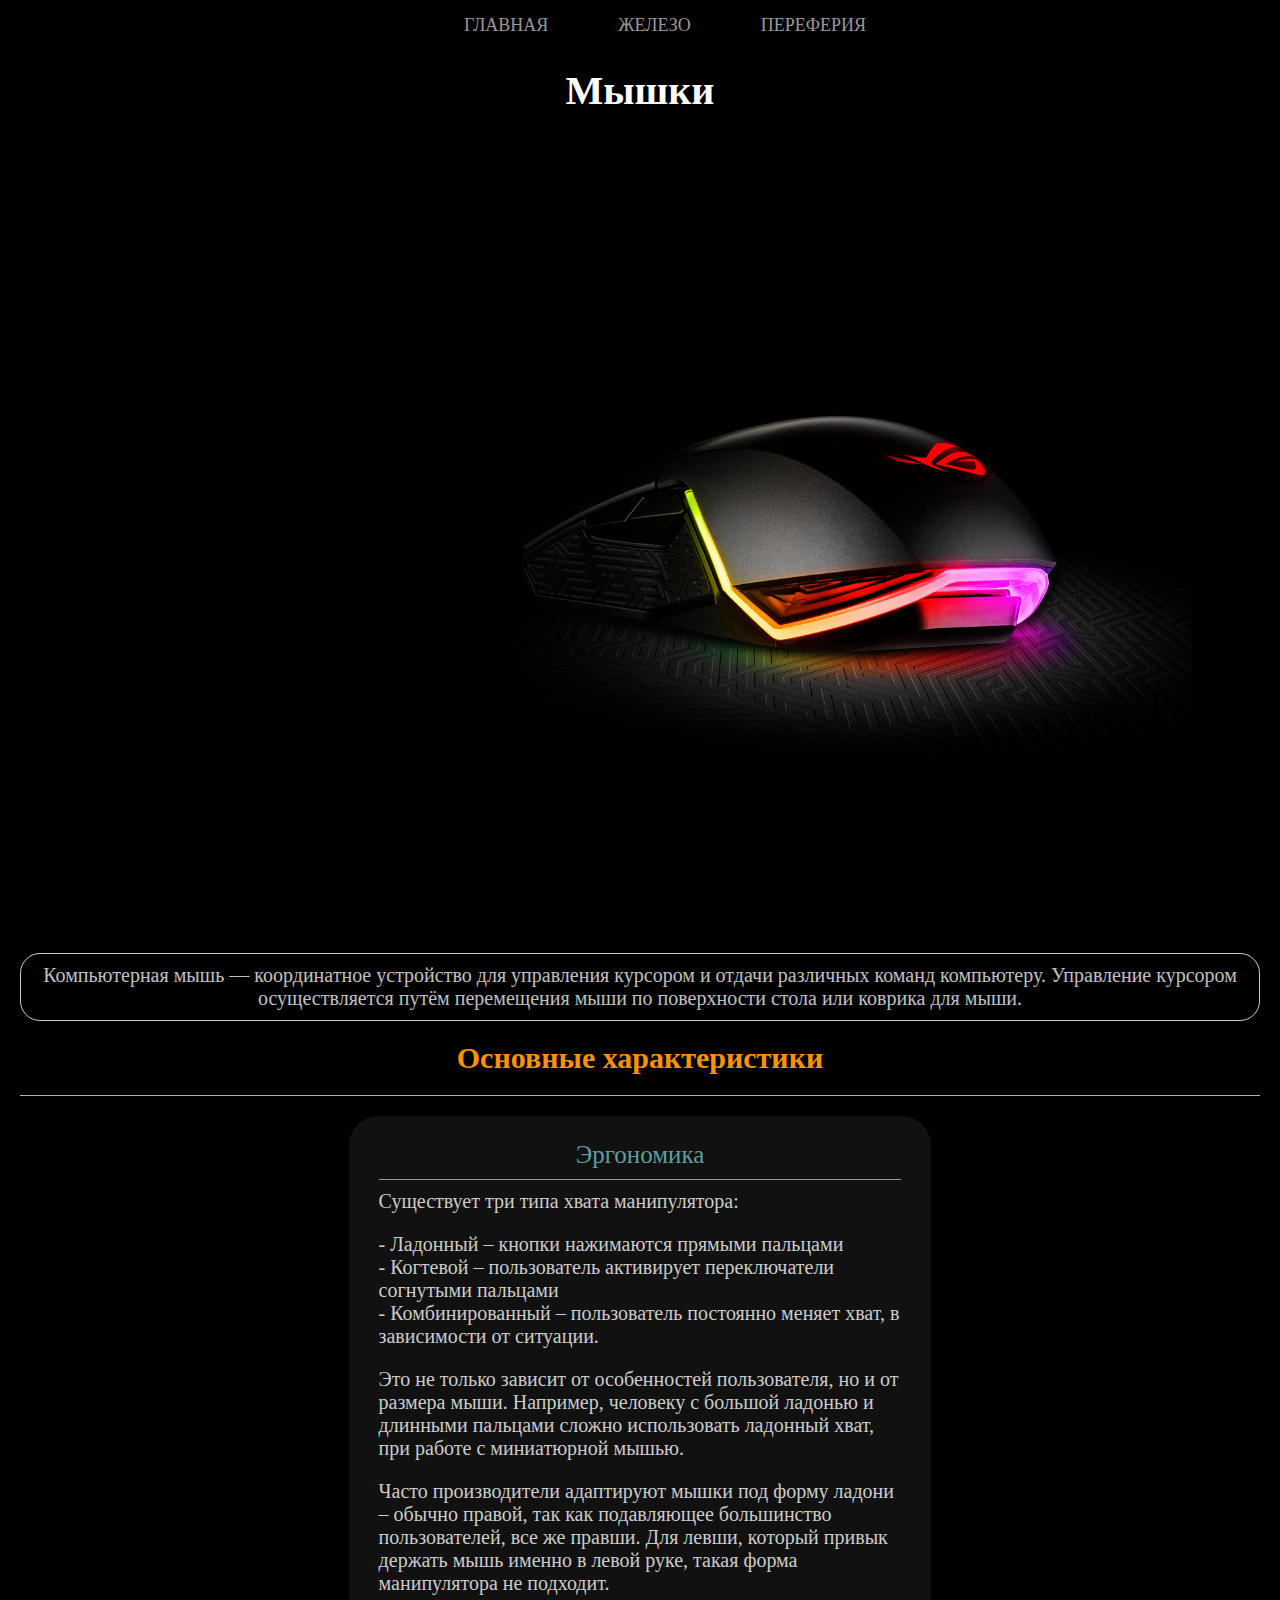
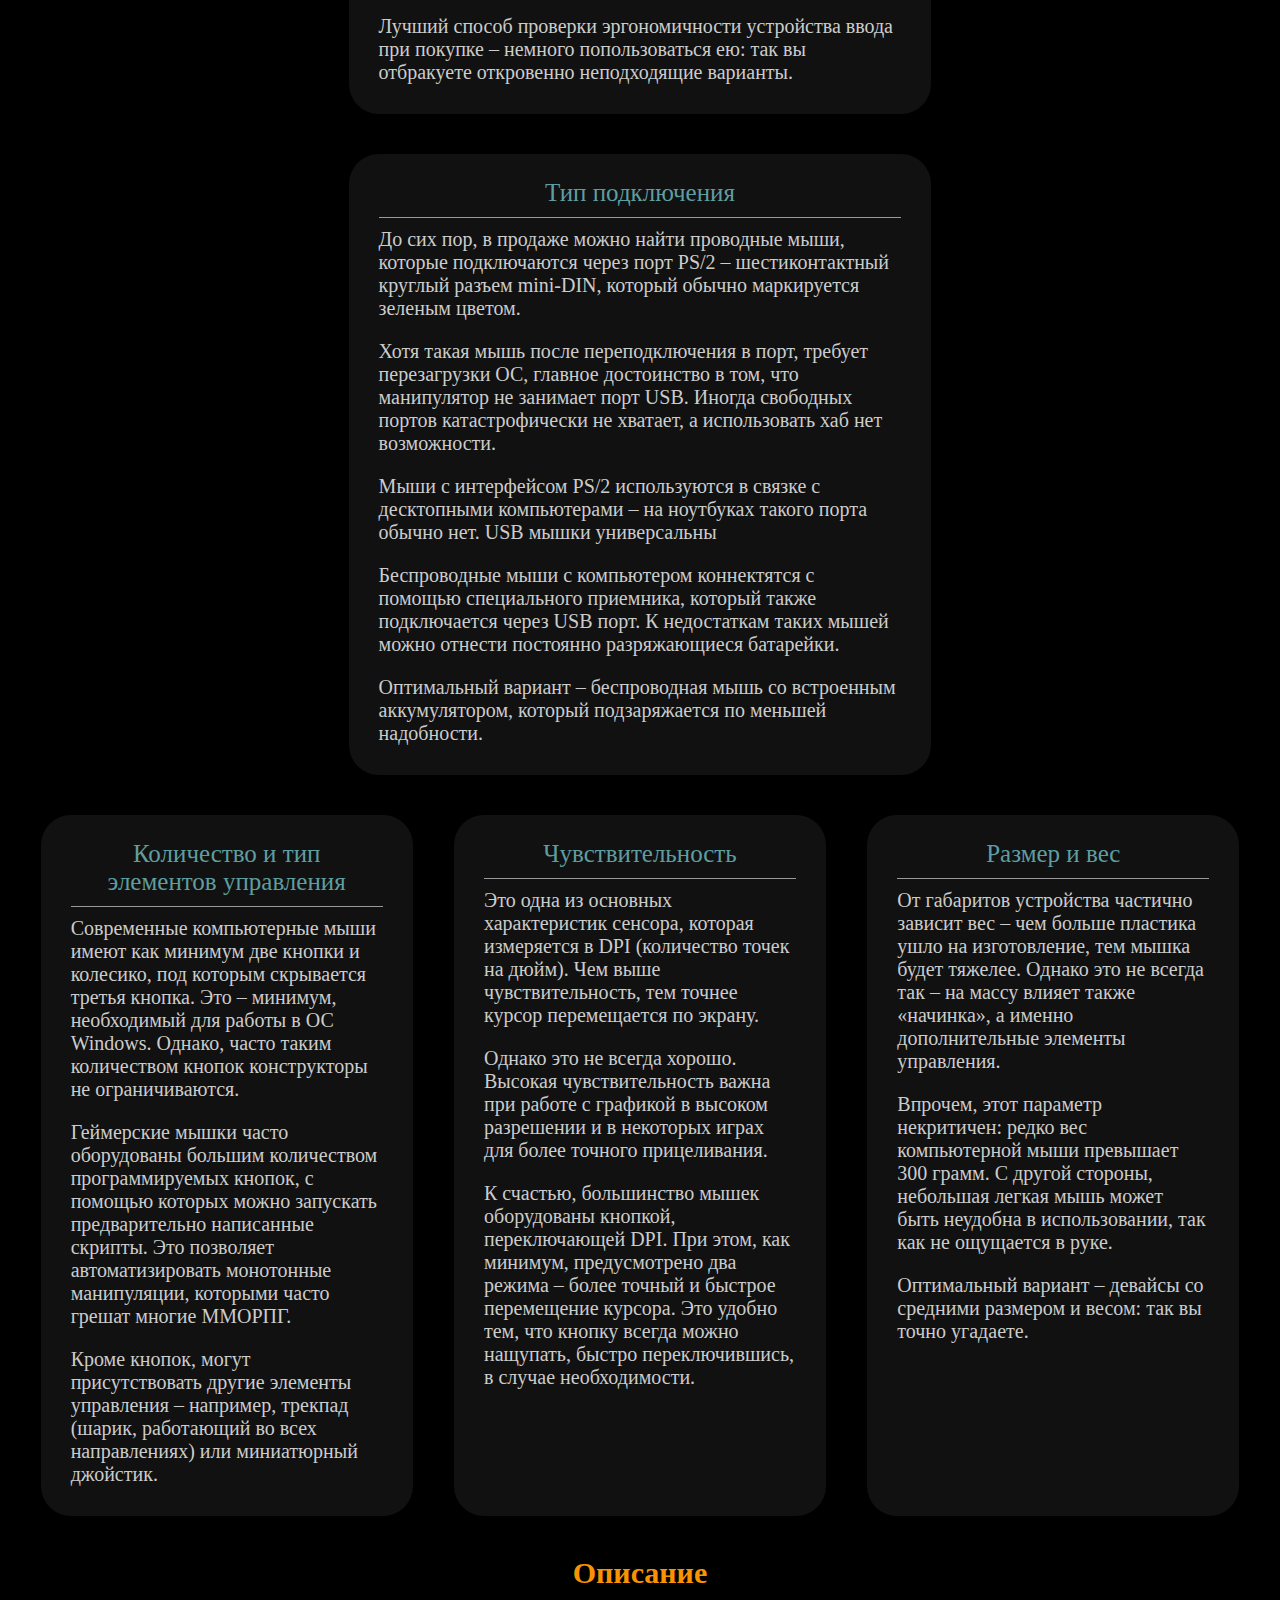
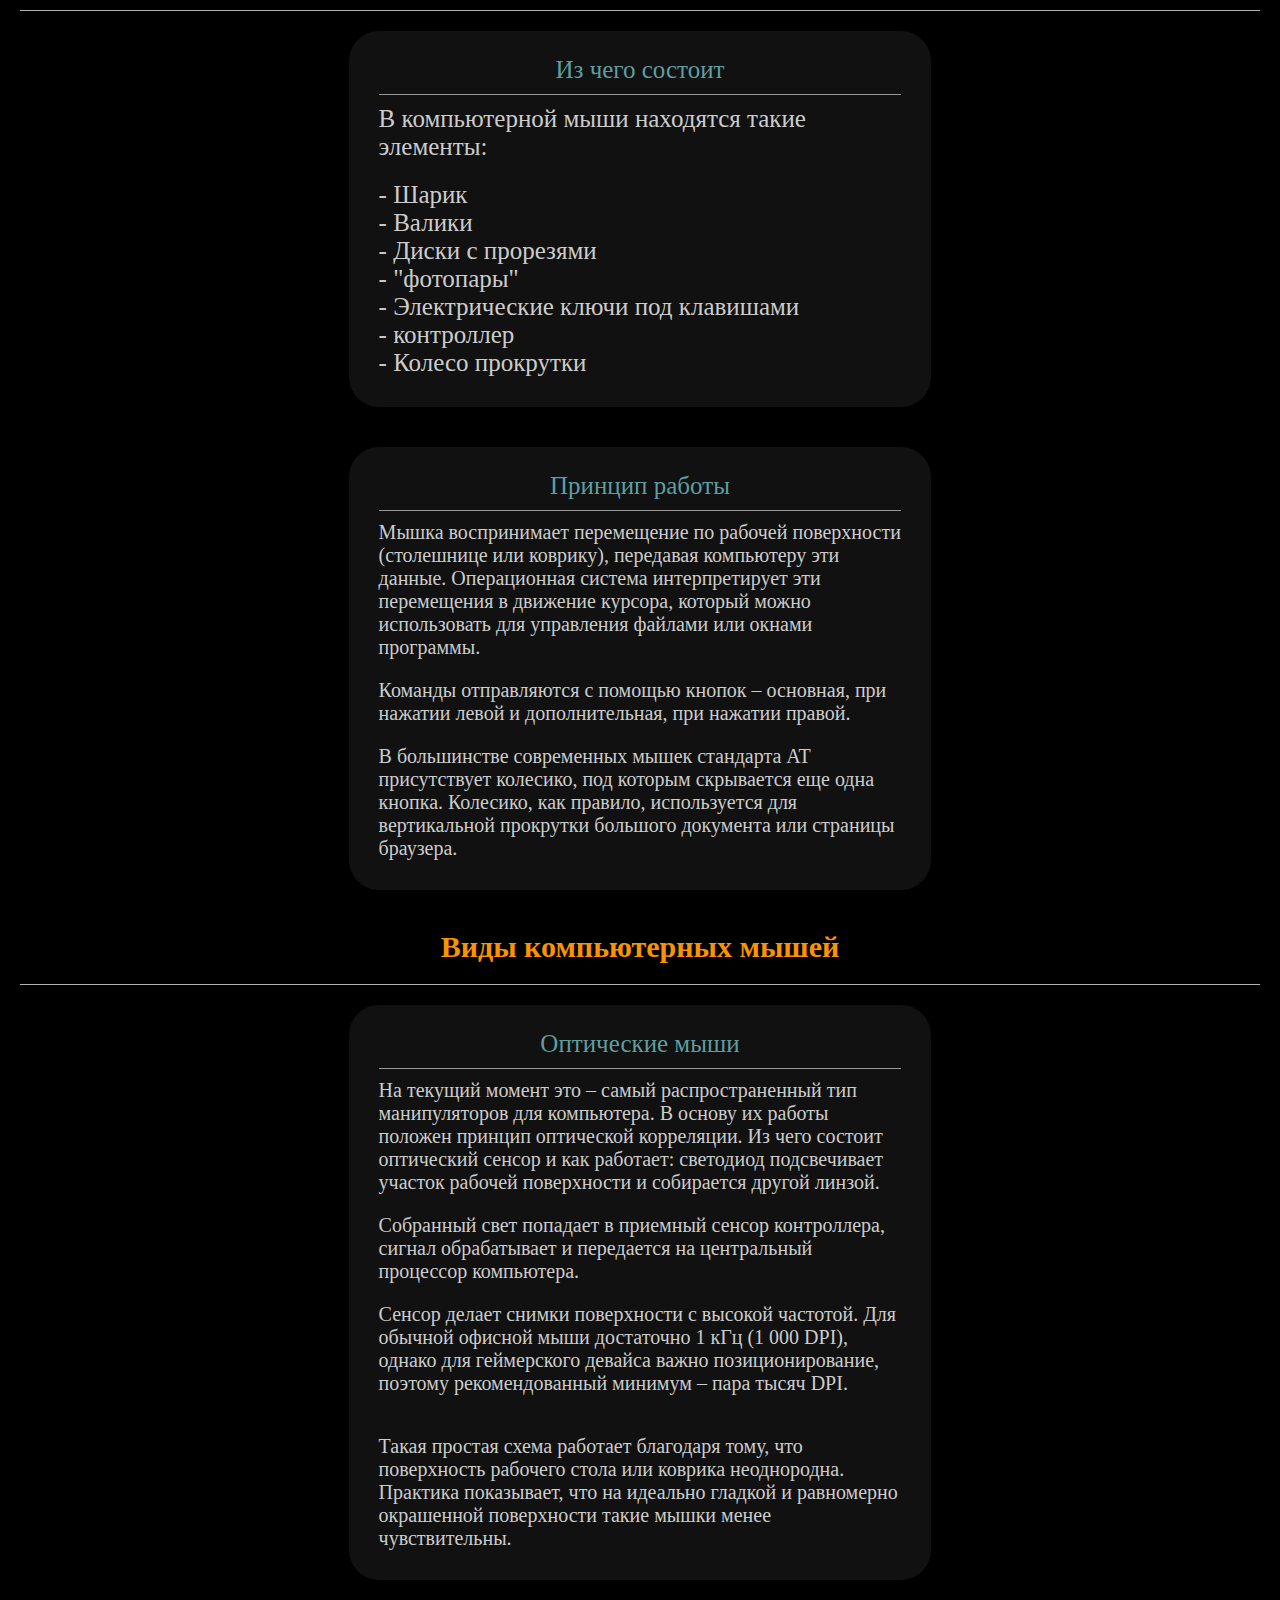
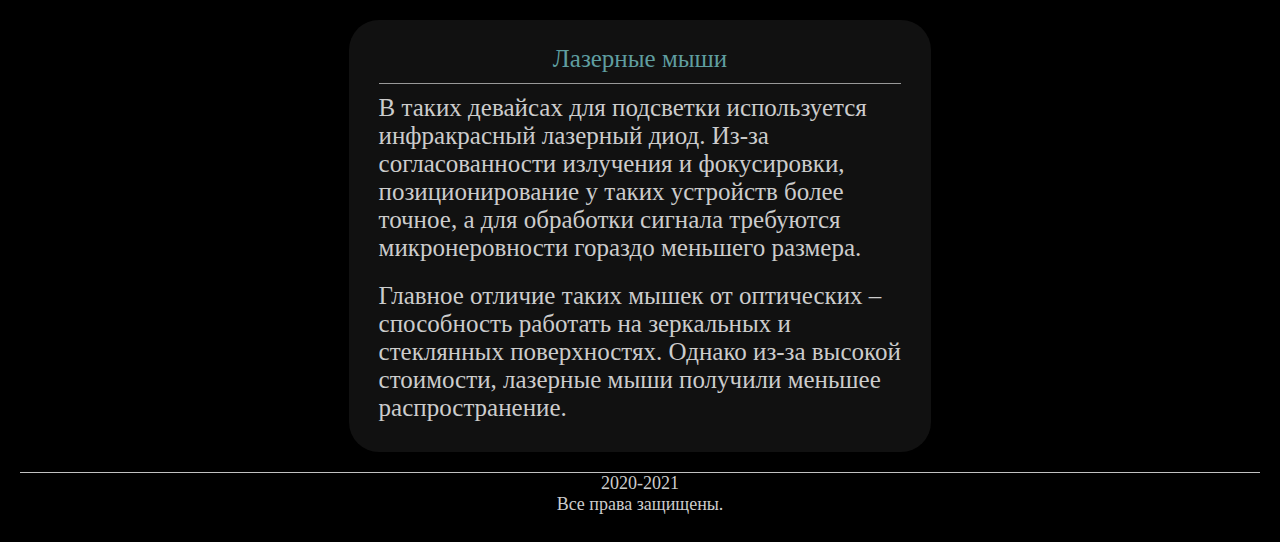
<file: html/mouse.html>
<!DOCTYPE html>
<html lang="en">
<head>
	<meta charset="UTF-8">
	<meta name="viewport" content="width=device-width, initial-scale=1.0">
	<link rel="stylesheet" type="text/css" href="..\css\mouse.css">
	<title>mouse</title>
</head>
<body>
<!--MENU-->
<div class="wrapper">
	<nav class="menu">
		<ul class="menu__list">
			<li>
				<a href="index.html" class="menu__link">Главная</a>
			</li>
			<li>
				<a href="#" class="menu__link">Железо</a>
				<ul class="sub-menu__list">
					<li><a class="sub-menu__link" href="processors.html">Процессоры</a></li>
					<li><a class="sub-menu__link" href="motherboards.html">Материнские платы</a></li>
					<li><a class="sub-menu__link" href="videocard.html">Видеокарты</a></li>
					<li><a class="sub-menu__link" href="storage_devices.html">Накопители</a></li>
					<li><a class="sub-menu__link" href="#">Оперативная память</a></li>
					<li><a class="sub-menu__link" href="#">Блоки питания</a></li>
					<li><a class="sub-menu__link" href="#">Куллеры</a></li>
					<li><a class="sub-menu__link" href="#">Корпусы</a></li>
				</ul>
			</li>
			<li>
				<a href="#" class="menu__link">Переферия</a>
				<ul>
					<li><a class="sub-menu__link" href="keyboards.html">Клавиатуры</a></li>
					<li><a class="sub-menu__link" href="mouse.html">Мышки</a></li>
					<li><a class="sub-menu__link" href="#">Наушники</a></li>
					<li><a class="sub-menu__link" href="#">Мониторы</a></li>
					<li><a class="sub-menu__link" href="#">Микрофоны</a></li>
				</ul>
			</li>
		</ul>
	</nav>
</div>
<div class="content">
	<div class="header">
		<div class="header__logo"><h1 class="h1">Мышки</h1></div>
		<div class="header__img"><img src="..\img\15275836745b0d13ba5a94a9.09635163-310.jpg" alt=""></div>
	</div>
	<div class="introduction">Компьютерная мышь — координатное устройство для управления курсором и отдачи различных команд компьютеру. Управление курсором осуществляется путём перемещения мыши по поверхности стола или коврика для мыши.</div>
	<h2 class="h2">Основные характеристики</h2>
	<div class="content__part">
		<div class="content__part-item_1">
			<div class="content-item__logo">Эргономика</div>
			<div class="content-item__text">
				<div><p class="part__p">Существует три типа хвата манипулятора:</p><p class="part__p">- Ладонный – кнопки нажимаются прямыми пальцами<br>- Когтевой – пользователь активирует переключатели согнутыми пальцами<br>- Комбинированный – пользователь постоянно меняет хват, в зависимости от ситуации.</p><p class="part__p">Это не только зависит от особенностей пользователя, но и от размера мыши. Например, человеку с большой ладонью и длинными пальцами сложно использовать ладонный хват, при работе с миниатюрной мышью.</p><p class="part__p">Часто производители адаптируют мышки под форму ладони – обычно правой, так как подавляющее большинство пользователей, все же правши. Для левши, который привык держать мышь именно в левой руке, такая форма манипулятора не подходит.</p><p class="part__p">Лучший способ проверки эргономичности устройства ввода при покупке – немного попользоваться ею: так вы отбракуете откровенно неподходящие варианты.</p></div>
			</div>
		</div>
		<div class="content__part-item_1">
			<div class="content-item__logo">Тип подключения</div>
			<div class="content-item__text">
				<div><p class="part__p">До сих пор, в продаже можно найти проводные мыши, которые подключаются через порт PS/2 – шестиконтактный круглый разъем mini-DIN, который обычно маркируется зеленым цветом.</p><p class="part__p">Хотя такая мышь после переподключения в порт, требует перезагрузки ОС, главное достоинство в том, что манипулятор не занимает порт USB. Иногда свободных портов катастрофически не хватает, а использовать хаб нет возможности.</p><p class="part__p">Мыши с интерфейсом PS/2 используются в связке с десктопными компьютерами – на ноутбуках такого порта обычно нет. USB мышки универсальны</p><p class="part__p">Беспроводные мыши с компьютером коннектятся с помощью специального приемника, который также подключается через USB порт. К недостаткам таких мышей можно отнести постоянно разряжающиеся батарейки.</p><p class="part__p">Оптимальный вариант – беспроводная мышь со встроенным аккумулятором, который подзаряжается по меньшей надобности.</p></div>
			</div>
		</div>
	</div>
	<div class="content__part">
		<div class="content__part-item">
			<div class="content-item__logo">Количество и тип элементов управления</div>
			<div class="content-item__text">
				<div><p class="part__p">Современные компьютерные мыши имеют как минимум две кнопки и колесико, под которым скрывается третья кнопка. Это – минимум, необходимый для работы в ОС Windows. Однако, часто таким количеством кнопок конструкторы не ограничиваются.</p><p class="part__p">Геймерские мышки часто оборудованы большим количеством программируемых кнопок, с помощью которых можно запускать предварительно написанные скрипты. Это позволяет автоматизировать монотонные манипуляции, которыми часто грешат многие ММОРПГ.</p><p class="part__p">Кроме кнопок, могут присутствовать другие элементы управления – например, трекпад (шарик, работающий во всех направлениях) или миниатюрный джойстик.</p></div>
			</div>
		</div>
		<div class="content__part-item">
			<div class="content-item__logo">Чувствительность</div>
			<div class="content-item__text">
				<div><p class="part__p">Это одна из основных характеристик сенсора, которая измеряется в DPI (количество точек на дюйм). Чем выше чувствительность, тем точнее курсор перемещается по экрану.</p><p class="part__p">Однако это не всегда хорошо. Высокая чувствительность важна при работе с графикой в высоком разрешении и в некоторых играх для более точного прицеливания.</p><p class="part__p">К счастью, большинство мышек оборудованы кнопкой, переключающей DPI. При этом, как минимум, предусмотрено два режима – более точный и быстрое перемещение курсора. Это удобно тем, что кнопку всегда можно нащупать, быстро переключившись, в случае необходимости.</p></div>
			</div>
		</div>
		<div class="content__part-item">
			<div class="content-item__logo">Размер и вес</div>
			<div class="content-item__text">
				<div><p class="part__p">От габаритов устройства частично зависит вес – чем больше пластика ушло на изготовление, тем мышка будет тяжелее. Однако это не всегда так – на массу влияет также «начинка», а именно дополнительные элементы управления.</p><p class="part__p">Впрочем, этот параметр некритичен: редко вес компьютерной мыши превышает 300 грамм. С другой стороны, небольшая легкая мышь может быть неудобна в использовании, так как не ощущается в руке.</p><p class="part__p">Оптимальный вариант – девайсы со средними размером и весом: так вы точно угадаете.</p></div>
			</div>
		</div>
	</div>
	<h2 class="h2">Описание</h2>
	<div class="content__part">
		<div class="content__part-item_1">
			<div class="content-item__logo">Из чего состоит</div>
			<div class="content-item__text">
				<div><p class="part__p_1">В компьютерной мыши находятся такие элементы:</p><p class="part__p_1">- Шарик<br>- Валики<br>- Диски с прорезями<br>- "фотопары"<br>- Электрические ключи под клавишами<br>- контроллер<br>- Колесо прокрутки</p></div>
			</div>
		</div>
		<div class="content__part-item_1">
			<div class="content-item__logo">Принцип работы</div>
			<div class="content-item__text">
				<div><p class="part__p">Мышка воспринимает перемещение по рабочей поверхности (столешнице или коврику), передавая компьютеру эти данные. Операционная система интерпретирует эти перемещения в движение курсора, который можно использовать для управления файлами или окнами программы.</p><p class="part__p">Команды отправляются с помощью кнопок – основная, при нажатии левой и дополнительная, при нажатии правой.</p><p class="part__p">В большинстве современных мышек стандарта AT присутствует колесико, под которым скрывается еще одна кнопка. Колесико, как правило, используется для вертикальной прокрутки большого документа или страницы браузера.</p></div>
			</div>
		</div>
	</div>
	<h2 class="h2">Виды компьютерных мышей</h2>
	<div class="content__part">
		<div class="content__part-item_1">
			<div class="content-item__logo">Оптические мыши</div>
			<div class="content-item__text">
				<div><p class="part__p">На текущий момент это – самый распространенный тип манипуляторов для компьютера. В основу их работы положен принцип оптической корреляции. Из чего состоит оптический сенсор и как работает: светодиод подсвечивает участок рабочей поверхности и собирается другой линзой.</p><p class="part__p">Собранный свет попадает в приемный сенсор контроллера, сигнал обрабатывает и передается на центральный процессор компьютера.</p><p class="part__p">Сенсор делает снимки поверхности с высокой частотой. Для обычной офисной мыши достаточно 1 кГц (1 000 DPI), однако для геймерского девайса важно позиционирование, поэтому рекомендованный минимум – пара тысяч DPI.</p><p class="part__p"></p><p class="part__p">Такая простая схема работает благодаря тому, что поверхность рабочего стола или коврика неоднородна. Практика показывает, что на идеально гладкой и равномерно окрашенной поверхности такие мышки менее чувствительны.</p></div>
			</div>
		</div>
		<div class="content__part-item_1">
			<div class="content-item__logo">Лазерные мыши</div>
			<div class="content-item__text">
				<div><p class="part__p_1">В таких девайсах для подсветки используется инфракрасный лазерный диод. Из-за согласованности излучения и фокусировки, позиционирование у таких устройств более точное, а для обработки сигнала требуются микронеровности гораздо меньшего размера.</p><p class="part__p_1">Главное отличие таких мышек от оптических – способность работать на зеркальных и стеклянных поверхностях. Однако из-за высокой стоимости, лазерные мыши получили меньшее распространение.</p></div>
			</div>
		</div>
	</div>
</div>
<!--FOOTER-->
	<div class="footer">
		2020-2021<br> Все права защищены.
	</div>	
</body>
</html>
</file>
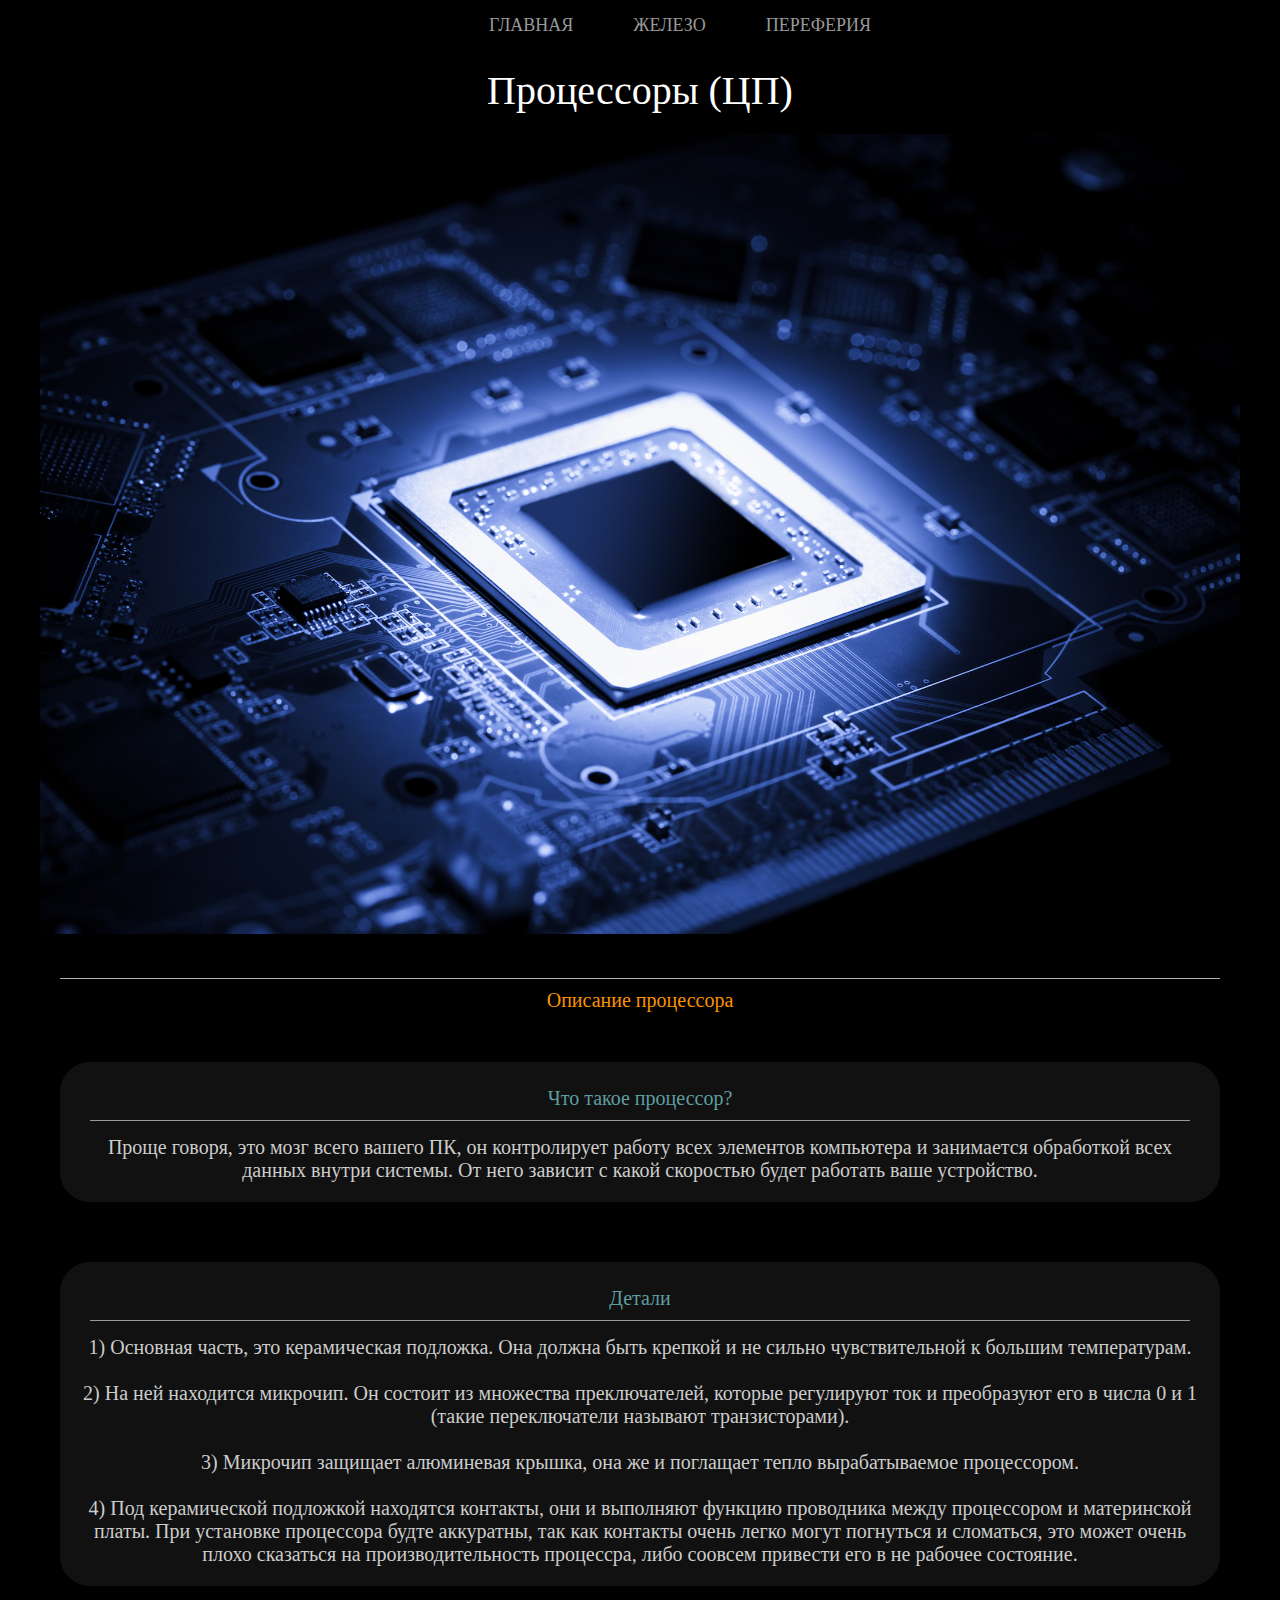
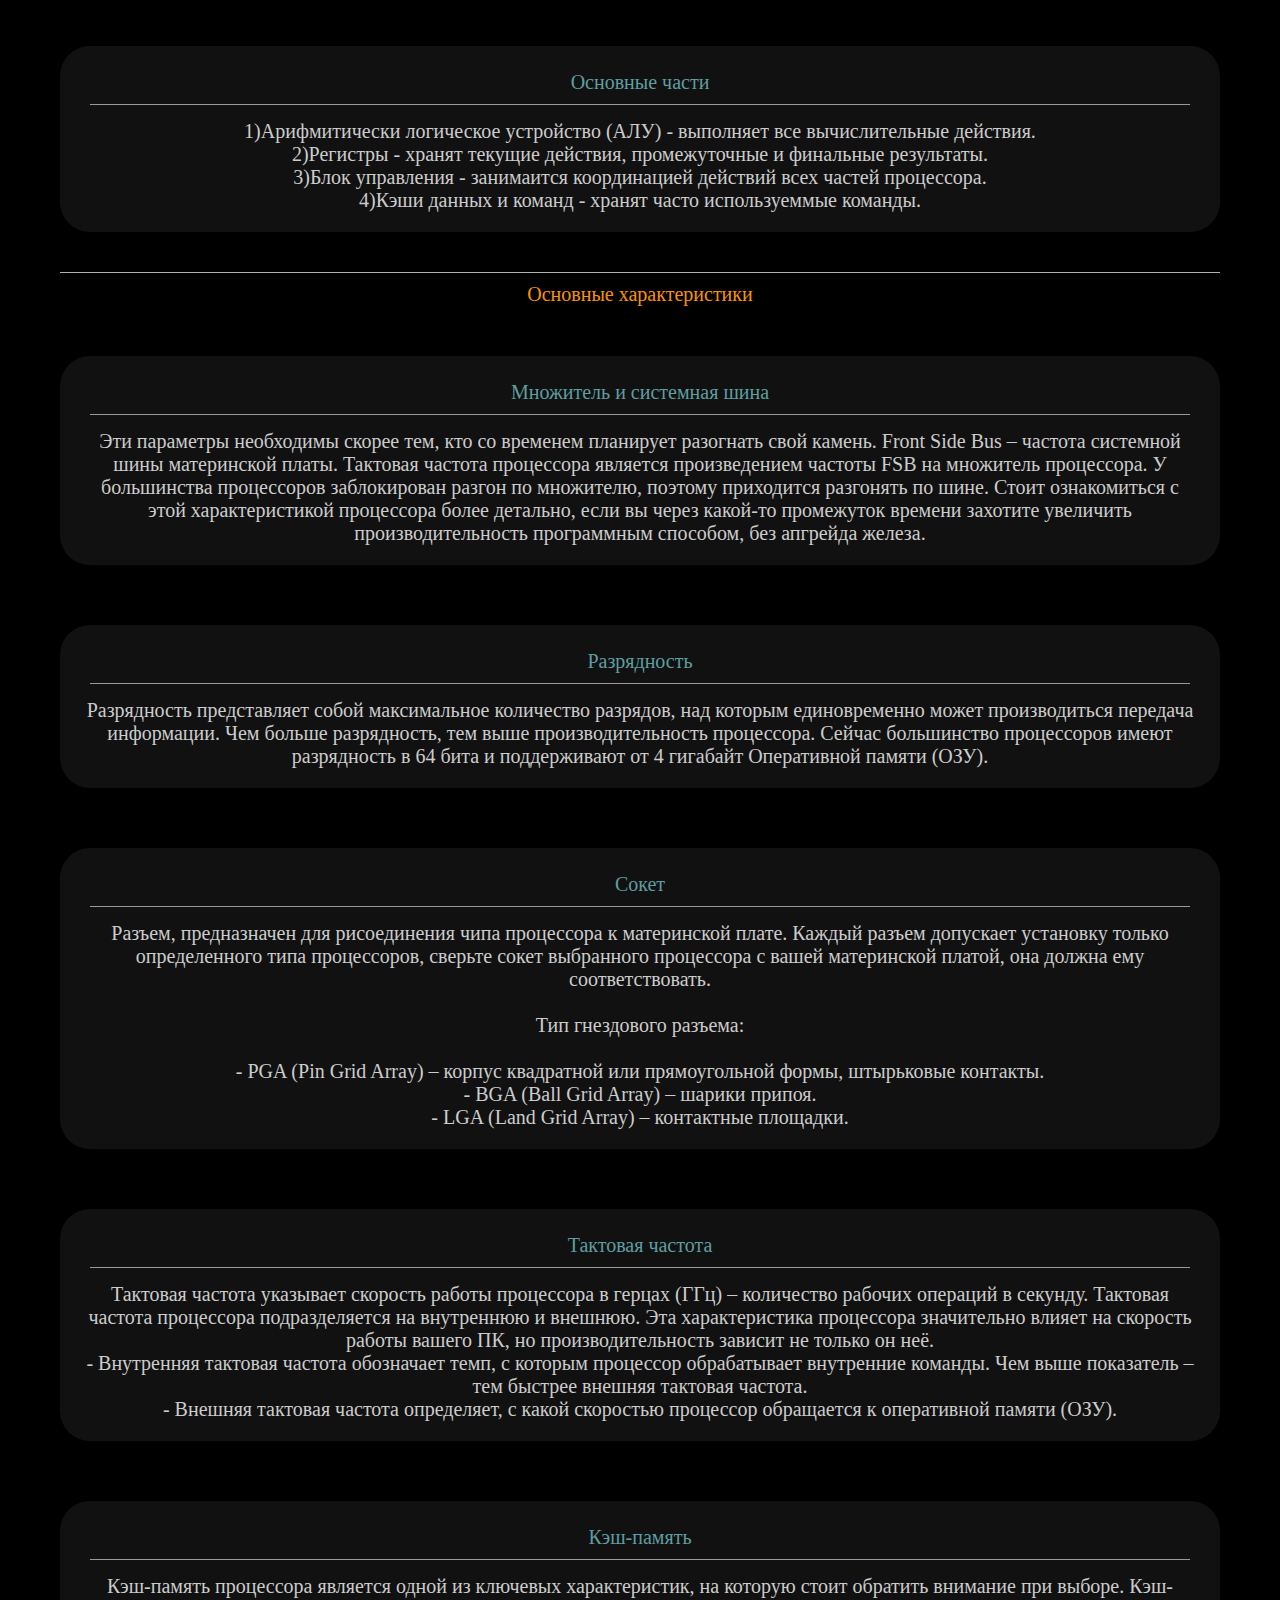
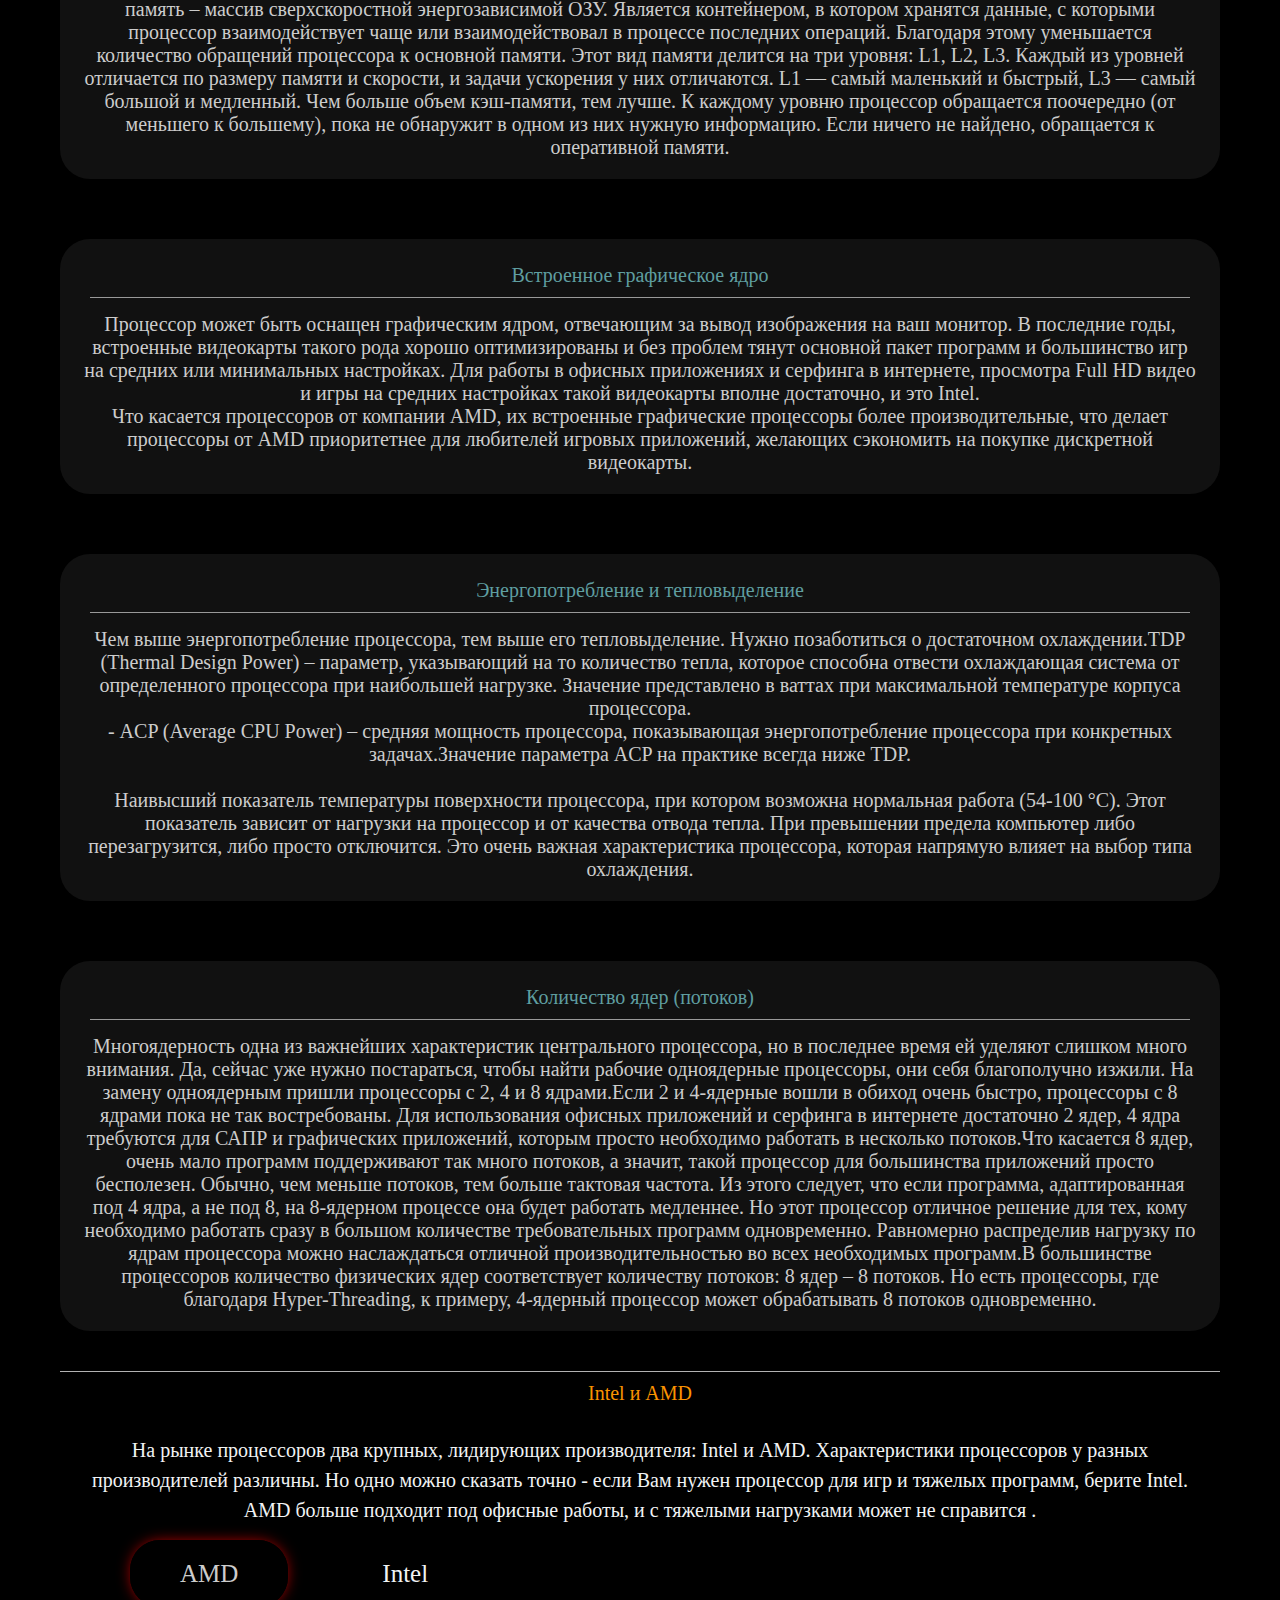
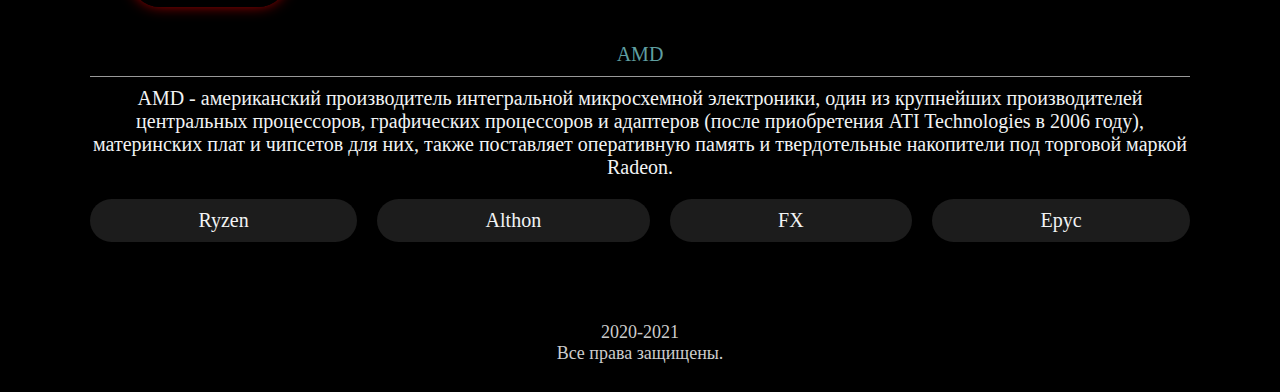
<file: html/processors.html>
<!DOCTYPE html>
<html lang="en">
<head>
	<meta charset="UTF-8">
	<meta name="viewport" content="width=device-width, initial-scale=1.0">
	<link rel="stylesheet" type="text/css" href="..\css\processors.css">
	<title>processors</title>
</head>
<body>

	<!--MENU-->
	<div class="wrapper">
		<nav class="menu">
			<ul class="menu__list">
				<li>
					<a href="index.html" class="menu__link">Главная</a>
				</li>
				<li>
					<a href="#" class="menu__link">Железо</a>
					<ul class="sub-menu__list">
						<li><a class="sub-menu__link" href="processors.html">Процессоры</a></li>
						<li><a class="sub-menu__link" href="motherboards.html">Материнские платы</a></li>
						<li><a class="sub-menu__link" href="videocard.html">Видеокарты</a></li>
						<li><a class="sub-menu__link" href="storage_devices.html">Накопители</a></li>
						<li><a class="sub-menu__link" href="#">Оперативная память</a></li>
						<li><a class="sub-menu__link" href="#">Блоки питания</a></li>
						<li><a class="sub-menu__link" href="#">Куллеры</a></li>
						<li><a class="sub-menu__link" href="#">Корпусы</a></li>
					</ul>
				</li>
				<li>
					<a href="#" class="menu__link">Переферия</a>
					<ul>
						<li><a class="sub-menu__link" href="keyboards.html">Клавиатуры</a></li>
						<li><a class="sub-menu__link" href="mouse.html">Мышки</a></li>
						<li><a class="sub-menu__link" href="#">Наушники</a></li>
						<li><a class="sub-menu__link" href="#">Мониторы</a></li>
						<li><a class="sub-menu__link" href="#">Микрофоны</a></li>
					</ul>
				</li>
			</ul>
		</nav>
	</div>

	<!--Content-->
	<div class="content">

		<!--HEADER-->
		<div class="header">
			<div class="h1">Процессоры (ЦП)</div>
			<div class="header-img">
				<img src="..\img\guts.jpg" alt=""/>
			</div>
		</div>

		<!--INTRODUCTION-->
		<div class="introdaction">
			<div class="h2">Описание процессора</div>
			<div class="content__part-text">
				<div class="content__text">
					<div class="h3">Что такое процессор?</div>
					<div class="text">	
						<p>Проще говоря, это мозг всего вашего ПК, он контролирует работу всех элементов компьютера и занимается обработкой всех данных внутри системы. От него зависит с какой скоростью будет работать ваше устройство.</p>
					</div>
				</div>
				<div class="content__text content__text_2">
					<div class="h3">Детали</div>
					<div class="text">
						<p>1) Основная часть, это керамическая подложка. Она должна быть крепкой и не сильно чувствительной к большим температурам.<br><br>2) На ней находится микрочип. Он состоит из множества преключателей, которые регулируют ток и преобразуют его в числа 0 и 1 (такие переключатели называют транзисторами).<br><br>3) Микрочип защищает алюминевая крышка, она же и поглащает тепло вырабатываемое процессором.<br><br>4) Под керамической подложкой находятся контакты, они и выполняют функцию проводника между процессором и материнской платы. При установке процессора будте аккуратны, так как контакты очень легко могут погнуться и сломаться, это может очень плохо сказаться на производительность процессра, либо соовсем привести его в не рабочее состояние.</p>	
					</div>
				</div>		
				<div class="content__text">
					<div class="h3">Основные части</div>
					<div class="text">	
						<p>1)Арифмитически логическое устройство (АЛУ) - выполняет все вычислительные действия.<br>2)Регистры - хранят текущие действия, промежуточные и финальные результаты.<br>3)Блок управления - занимаится координацией действий всех частей процессора.<br>4)Кэши данных и команд - хранят часто используеммые команды.</p>
					</div>
				</div>			
			</div>
		</div>
			<!--specifications-->
				<div class="h2">Основные характеристики</div>
			<div class="content__part">
				<div class="content__text con_txt">
					<div class="h3">Множитель и системная шина</div>
					<div class="text">
						<p>Эти параметры необходимы скорее тем, кто со временем планирует разогнать свой камень. Front Side Bus – частота системной шины материнской платы. Тактовая частота процессора является произведением частоты FSB на множитель процессора. У большинства процессоров заблокирован разгон по множителю, поэтому приходится разгонять по шине. Стоит ознакомиться с этой характеристикой процессора более детально, если вы через какой-то промежуток времени захотите увеличить производительность программным способом, без апгрейда железа.</p>
					</div>
				</div>
					
					<div class="content__text con_txt">
						<div class="h3">Разрядность</div>
						<div class="text text_1">
							<p>Разрядность представляет собой максимальное количество разрядов, над которым единовременно может производиться передача информации. Чем больше разрядность, тем выше производительность процессора. Сейчас большинство процессоров имеют разрядность в 64 бита и поддерживают от 4 гигабайт Оперативной памяти (ОЗУ).</p>
						</div>
					</div>
					<div class="content__text con_txt">
						<div class="h3">Сокет</div>
						<div class="text">
							<p>Разъем, предназначен для рисоединения чипа процессора к материнской плате. Каждый разъем допускает установку только определенного типа процессоров, сверьте сокет выбранного процессора с вашей материнской платой, она должна ему соответствовать.<br><br><div class="p">Тип гнездового разъема:</div><br>- PGA (Pin Grid Array) – корпус квадратной или прямоугольной формы, штырьковые контакты.<br>- BGA (Ball Grid Array) – шарики припоя.<br>- LGA (Land Grid Array) – контактные площадки.</p>
						</div>
					</div>
					<div class="content__text con_txt">
						<div class="h3">Тактовая частота</div>
						<div class="text">
							<p>Тактовая частота указывает скорость работы процессора в герцах (ГГц) – количество рабочих операций в секунду. Тактовая частота процессора подразделяется на внутреннюю и внешнюю. Эта характеристика процессора значительно влияет на скорость работы вашего ПК, но производительность зависит не только он неё.<br> - Внутренняя тактовая частота обозначает темп, с которым процессор обрабатывает внутренние команды. Чем выше показатель – тем быстрее внешняя тактовая частота.<br> - Внешняя тактовая частота определяет, с какой скоростью процессор обращается к оперативной памяти (ОЗУ).</p>
						</div>
					</div>
					<div class="content__text con_txt">
						<div class="h3">Кэш-память</div>
						<div class="text">
							<p>Кэш-память процессора является одной из ключевых характеристик, на которую стоит обратить внимание при выборе. Кэш-память – массив сверхскоростной энергозависимой ОЗУ. Является контейнером, в котором хранятся данные, с которыми процессор взаимодействует чаще или взаимодействовал в процессе последних операций. Благодаря этому уменьшается количество обращений процессора к основной памяти. Этот вид памяти делится на три уровня: L1, L2, L3. Каждый из уровней отличается по размеру памяти и скорости, и задачи ускорения у них отличаются. L1 — самый маленький и быстрый, L3 — самый большой и медленный. Чем больше объем кэш-памяти, тем лучше. К каждому уровню процессор обращается поочередно (от меньшего к большему), пока не обнаружит в одном из них нужную информацию. Если ничего не найдено, обращается к оперативной памяти.</p>
						</div>
					</div>
					
					<div class="content__text con_txt">
						<div class="h3">Встроенное графическое ядро</div>
						<div class="text">
							<p>Процессор может быть оснащен графическим ядром, отвечающим за вывод изображения на ваш монитор. В последние годы, встроенные видеокарты такого рода хорошо оптимизированы и без проблем тянут основной пакет программ и большинство игр на средних или минимальных настройках. Для работы в офисных приложениях и серфинга в интернете, просмотра Full HD видео и игры на средних настройках такой видеокарты вполне достаточно, и это Intel.<br>Что касается процессоров от компании AMD, их встроенные графические процессоры более производительные, что делает процессоры от AMD приоритетнее для любителей игровых приложений, желающих сэкономить на покупке дискретной видеокарты.</p>
						</div>
					</div>
					
					<div class="content__text con_txt ssi">
						<div class="h3">Энергопотребление и тепловыделение</div>
						<div class="text text_1">
							<p>Чем выше энергопотребление процессора, тем выше его тепловыделение. Нужно позаботиться о достаточном охлаждении.TDP (Thermal Design Power) – параметр, указывающий на то количество тепла, которое способна отвести охлаждающая система от определенного процессора при наибольшей нагрузке. Значение представлено в ваттах при максимальной температуре корпуса процессора.<br>- ACP (Average CPU Power) – средняя мощность процессора, показывающая энергопотребление процессора при конкретных задачах.Значение параметра ACP на практике всегда ниже TDP.<br><br>Наивысший показатель температуры поверхности процессора, при котором возможна нормальная работа (54-100 °С). Этот показатель зависит от нагрузки на процессор и от качества отвода тепла. При превышении предела компьютер либо перезагрузится, либо просто отключится. Это очень важная характеристика процессора, которая напрямую влияет на выбор типа охлаждения.</p>
						</div>
					</div>
					<div class="content__text con_txt ssi">
						<div class="h3">Количество ядер (потоков)</div>
						<div class="text">
							<p>Многоядерность одна из важнейших характеристик центрального процессора, но в последнее время ей уделяют слишком много внимания. Да, сейчас уже нужно постараться, чтобы найти рабочие одноядерные процессоры, они себя благополучно изжили. На замену одноядерным пришли процессоры с 2, 4 и 8 ядрами.Если 2 и 4-ядерные вошли в обиход очень быстро, процессоры с 8 ядрами пока не так востребованы. Для использования офисных приложений и серфинга в интернете достаточно 2 ядер, 4 ядра требуются для САПР и графических приложений, которым просто необходимо работать в несколько потоков.Что касается 8 ядер, очень мало программ поддерживают так много потоков, а значит, такой процессор для большинства приложений просто бесполезен. Обычно, чем меньше потоков, тем больше тактовая частота. Из этого следует, что если программа, адаптированная под 4 ядра, а не под 8, на 8-ядерном процессе она будет работать медленнее. Но этот процессор отличное решение для тех, кому необходимо работать сразу в большом количестве требовательных программ одновременно. Равномерно распределив нагрузку по ядрам процессора можно наслаждаться отличной производительностью во всех необходимых программ.В большинстве процессоров количество физических ядер соответствует количеству потоков: 8 ядер – 8 потоков. Но есть процессоры, где благодаря Hyper-Threading, к примеру, 4-ядерный процессор может обрабатывать 8 потоков одновременно.</p>
						</div>
					</div>
			</div>

		<!--INTEL &  AMD-->
			<div class="h2">Intel и AMD</div>
			<div class="header__text">На рынке процессоров два крупных, лидирующих производителя: Intel и AMD. Характеристики процессоров у разных производителей различны. Но одно можно сказать точно - если Вам нужен процессор для игр и тяжелых программ, берите Intel. AMD больше подходит под офисные работы, и с тяжелыми нагрузками может не справится .</div>
			<div class="tab">
				<div class="tabs">
					<div class="tabs-triggers">
						<a href="#tab-10" class="tabs-triggers_item">AMD</a>
						<a href="#tab-9" class="tabs-triggers_item">Intel</a>	
					</div>
					<div class="tabs-content">
						<!--Intel-->
						<div id="tab-9" class="tabs-content_item">
							<div class="intel__introduction">
								<div class="h3">Intel</div>
								<div class="intel__text">Intel - американский производитель компьютерных компонентов и электронных устройств, в том числе, и микропроцессоров. Штаб-квартира предприятия находится в городе Санта-Клара (Калифорния). Его процессоры выпускаются с 2, 4, 6, 8 ядрами в десктопном сегменте, а у отдельных моделей удвоено количество потоков, что расширяет возможности компьютера. Фирма производит как мобильные (для ноутбука), так и настольные версии. В ассортименте я Intel имеется несколько линеек: Core, Pentium, Xeon (серверные), Atom, Quark, Celeron и Itanium. Новые модели выпускаются практически каждый квартал. Они пользуются популярностью из-за хорошей производительности, обусловленной большим объемом кэш-памяти (до 16 Мб), высокой тактовой частотой – до 5 ГГц, устойчивостью к высоким температурам.
								</div>
								<div class="Intel">
									<div class="Intels">
										<div class="Intels-triggers">
											<a href="#tab-8" class="Intels-triggers_item">Core</a>
											<a href="#tab-2" class="Intels-triggers_item">Pentium</a>
											<a href="#tab-3" class="Intels-triggers_item">Xeon</a>
											<a href="#tab-4" class="Intels-triggers_item">Atom</a>
											<a href="#tab-5" class="Intels-triggers_item">Quark</a>
											<a href="#tab-6" class="Intels-triggers_item">Celeron</a>
											<a href="#tab-7" class="Intels-triggers_item">Itanium</a>	
										</div>

										<div class="Intels-content">
											<div id="tab-8" class="Intels-content_item">
												<!--Core-i9-->
												<div class="intel__Content">
													<div class="h2">Процессоры Intel® Core™</div>
													<div class="intel__text">
														Core - Десктопные решения. Используюсь в основном в домашних пк. Данное семейство процессоров нацелено на общий рынок потребителей, и предоставляет от простых i3 процессоров для использования в не требовательных задачах (офис, видео и т.д), i5 это что то среднее между повседневными задачами и тяжелыми вычислениями, до i7 и i9 процессоров для выполнения сложных вычислений и работе с большими массивами данных.
													</div>
												</div>
											</div>
											<div id="tab-2" class="Intels-content_item">
												<!--Intel Pentium-->
												<div class="intel__content">
													<div class="h2">Процессоры Intel® Pentium®</div>
													<div class="intel__text">
														PENTIUM — Бюджетные решения для маломощных ноутбуков или ПК. Отличный выбор для покупателей бюджетных систем, которым необходимы базовые функциональные возможности по доступной цене. Отлично подходят для повседневной работы на компьютере, например для базовых офисных задач, просмотра веб-страниц с высоким качеством графики, редактирования фотографий и других обыденных и не требовательных задач.
													</div>
												</div>
											</div>
											<div id="tab-3" class="Intels-content_item">
												<!--Intel Xeon-->
												<div class="intel__content">
													<div class="h2">Процессоры Intel® Xeon®</div>
													<div class="intel__text">
														Xeon- Серверные решения. Используются на серверах в дата-центрах или в других местах где есть сервера. Выдерживают колоссальную нагрузки и могут работать на предельных частотах.Многие хорошо разгоняются, что дает гибкость при использовании.
													</div>
												</div>
											</div>
											<div id="tab-4" class="Intels-content_item">
												<!--Intel Atom-->
												<div class="intel__content">
													<div class="h2">Процессоры Intel Atom®</div>
													<div class="intel__text">
														Atom - Мобильные решения. Используются в слабых и дешевых нетбуках или планшетных компьютерах. В общем, где не нужна мощность,а нужен процессор на котором можно создать портативный девайс. Из-за низких частот и малом тепловыделении, дают хорошую автономность и сравнительно хорошую производительность для слабых систем.
													</div>
												</div>
											</div>
											<div id="tab-5" class="Intels-content_item">
												<!--Intel Quark-->
												<div class="intel__content">
													<div class="h2">Процессоры Intel® Quark™</div>
													<div class="intel__text">
														QUARK- Решение для плат или девайсов Интернета-вещей. Используется для встраиваемых применений, включая решения со сверхнизким энергопотреблением и носимые устройства.
													</div>
													<div class="intel__text">
														QUARK можно разделить на процессоры и микроконтроллеры. Микроконтроллеры обычно используют в бытовой технике и т.д
													</div>
												</div>
											</div>
											<div id="tab-6" class="Intels-content_item">
												<!--Intel Celeron-->
												<div class="intel__content">
													<div class="h2">Процессоры Intel® Celeron®</div>
													<div class="intel__text">
														CELERON  — Бюджетные решения для маломощных ноутбуков или ПК. Отличный выбор для покупателей бюджетных систем, которым необходимы базовые функциональные возможности по доступной цене. Отлично подходят для повседневной работы на компьютере, например для базовых офисных задач, просмотра веб-страниц с высоким качеством графики, редактирования фотографий и других обыденных и не требовательных задач.
													</div>
												</div>
											</div>
											<div id="tab-7" class="Intels-content_item">
												<!--Intel itanium-->
												<div class="intel__content">
													<div class="h2">Процессоры Intel® Itanium®</div>
													<div class="intel__text">
														Itanium - мощная платформа для виртуализации и консолидации, которая обеспечивает поддержку критически важных приложений и рабочих нагрузок.
													</div>
												</div>
											</div>
										</div>
									</div>
								</div>
							</div>
						</div>
						<!--AMD-->
						<div id="tab-10" class="tabs-content_item">
							<div class="intel__introduction">
								<div class="h3">AMD</div>
								<div class="intel__text">
									AMD - американский производитель интегральной микросхемной электроники, один из крупнейших производителей центральных процессоров, графических процессоров и адаптеров (после приобретения ATI Technologies в 2006 году), материнских плат и чипсетов для них, также поставляет оперативную память и твердотельные накопители под торговой маркой Radeon.
								</div>
								<div class="Intel">
									<div class="Intels">
										<div class="Intels-triggers">
											<a href="#tab-11" class="Intels-triggers_item">Ryzen</a>
											<a href="#tab-12" class="Intels-triggers_item">Althon</a>
											<a href="#tab-13" class="Intels-triggers_item">FX</a>
											<a href="#tab-14" class="Intels-triggers_item">Epyc</a>
										</div>
										<div class="Intels-content">
											<div id="tab-11" class="Intels-content_item">
												<!--AMD Ryzen-->
												<div class="intel__content">
													<div class="h2">Процессоры AMD Ryzen™</div>
													<div class="intel__text">
														Ryzen - является самой актуальной и популярной линейкой процессоров AMD. С её выходом расстановка сил на рынке процессоров сильно изменилась и теперь перевес скорее в сторону AMD, нежели Intel. Все эти процессоры имеют сокет AM4.
													</div>
												</div>
											</div>
											<div id="tab-12" class="Intels-content_item">
												<!--AMD Athlon-->
												<div class="intel__content">
													<div class="h2">Процессоры AMD Athlon™</div>
													<div class="intel__text">
														Athlon — Современные атлоны выходят на микроархитектуре Zen. По своей производительности находятся на уровне современных Intel Pentium. Отлично подходит для домашних и офисных задач (серфинг в интернете, просмотр видео, казуальные игры, работа с пакетом MS Office и т.д.)
													</div>
												</div>
											</div>
											<div id="tab-13" class="Intels-content_item">
												<!--AMD FX-->
												<div class="intel__content">
													<div class="h2">Процессоры AMD FX™</div>
													<div class="intel__text">
														Можно сказать, легендарная линейка процессоров AMD. Для покупки можно рассматривать только в том случае, если бюджет крайне ограничен, либо вы хотите сделать небольшой апгрейд. У процессоров AMD FX архитектура Bulldozer предназначенная для серверов и высокопроизводительных ПК, самая популярна версия этого процессора это AMD FX-8320.
													</div>
												</div>
											</div>
											<div id="tab-14" class="Intels-content_item">
												<!--AMD Epyc-->
												<div class="intel__content">
													<div class="h2">Процессоры AMD Epyc™</div>
													<div class="intel__text">
														Cерия микропроцессоров компании AMD, нацеленных на использование в серверах и дата-центрах. Первое поколение процессоров построено на микроархитектуре Zen с использованием нескольких процессорных комплексов, связанных шиной Infinity Fabric; процессоры поступили в продажу 20 июня 2017 года.
													</div>
												</div>
											</div>
										</div>
									</div>
								</div>
							</div>
						</div>
					</div>
				</div>
			</div>
	</div>

	<!--Footer-->
	<div class="footer">
		2020-2021<br> Все права защищены.
	</div>
	<script src="https://ajax.googleapis.com/ajax/libs/jquery/3.5.1/jquery.min.js"></script>
	<script src="..\js\processors.js"></script>
	
</body>
</html>
</file>
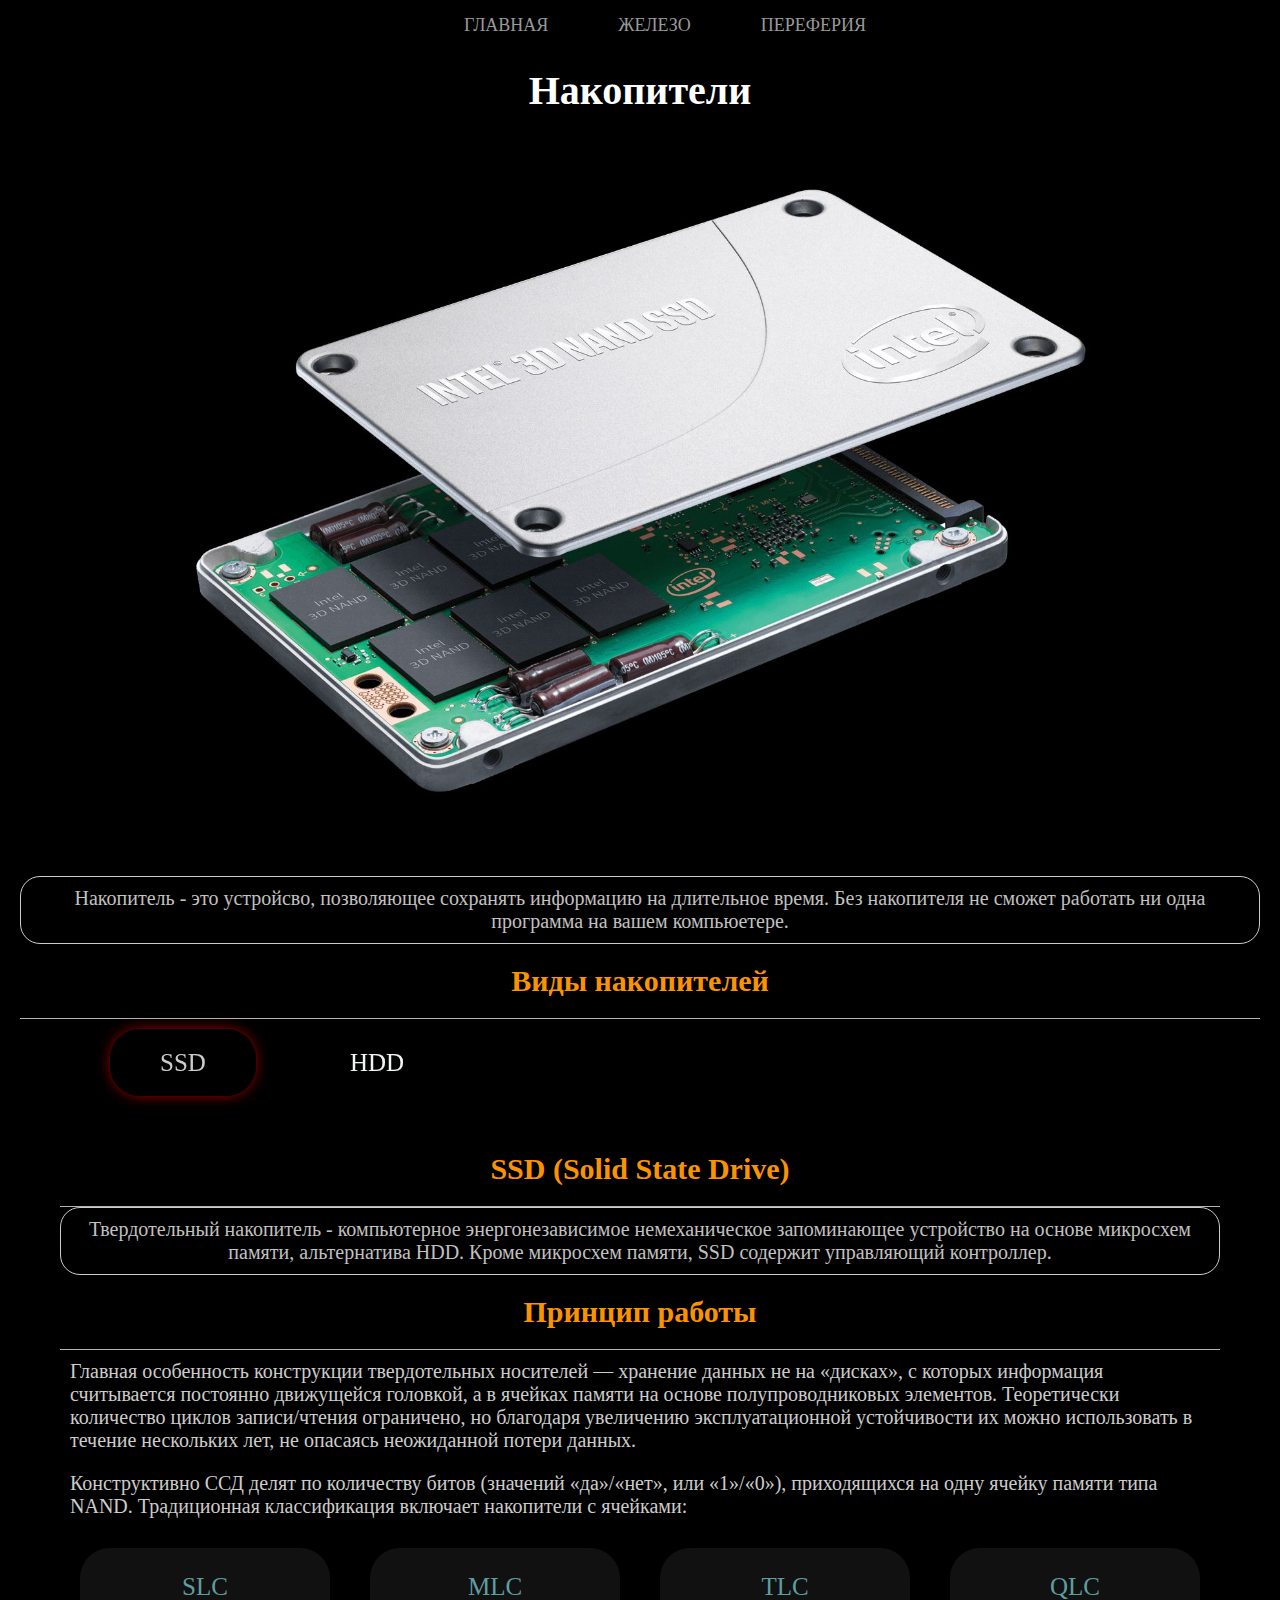
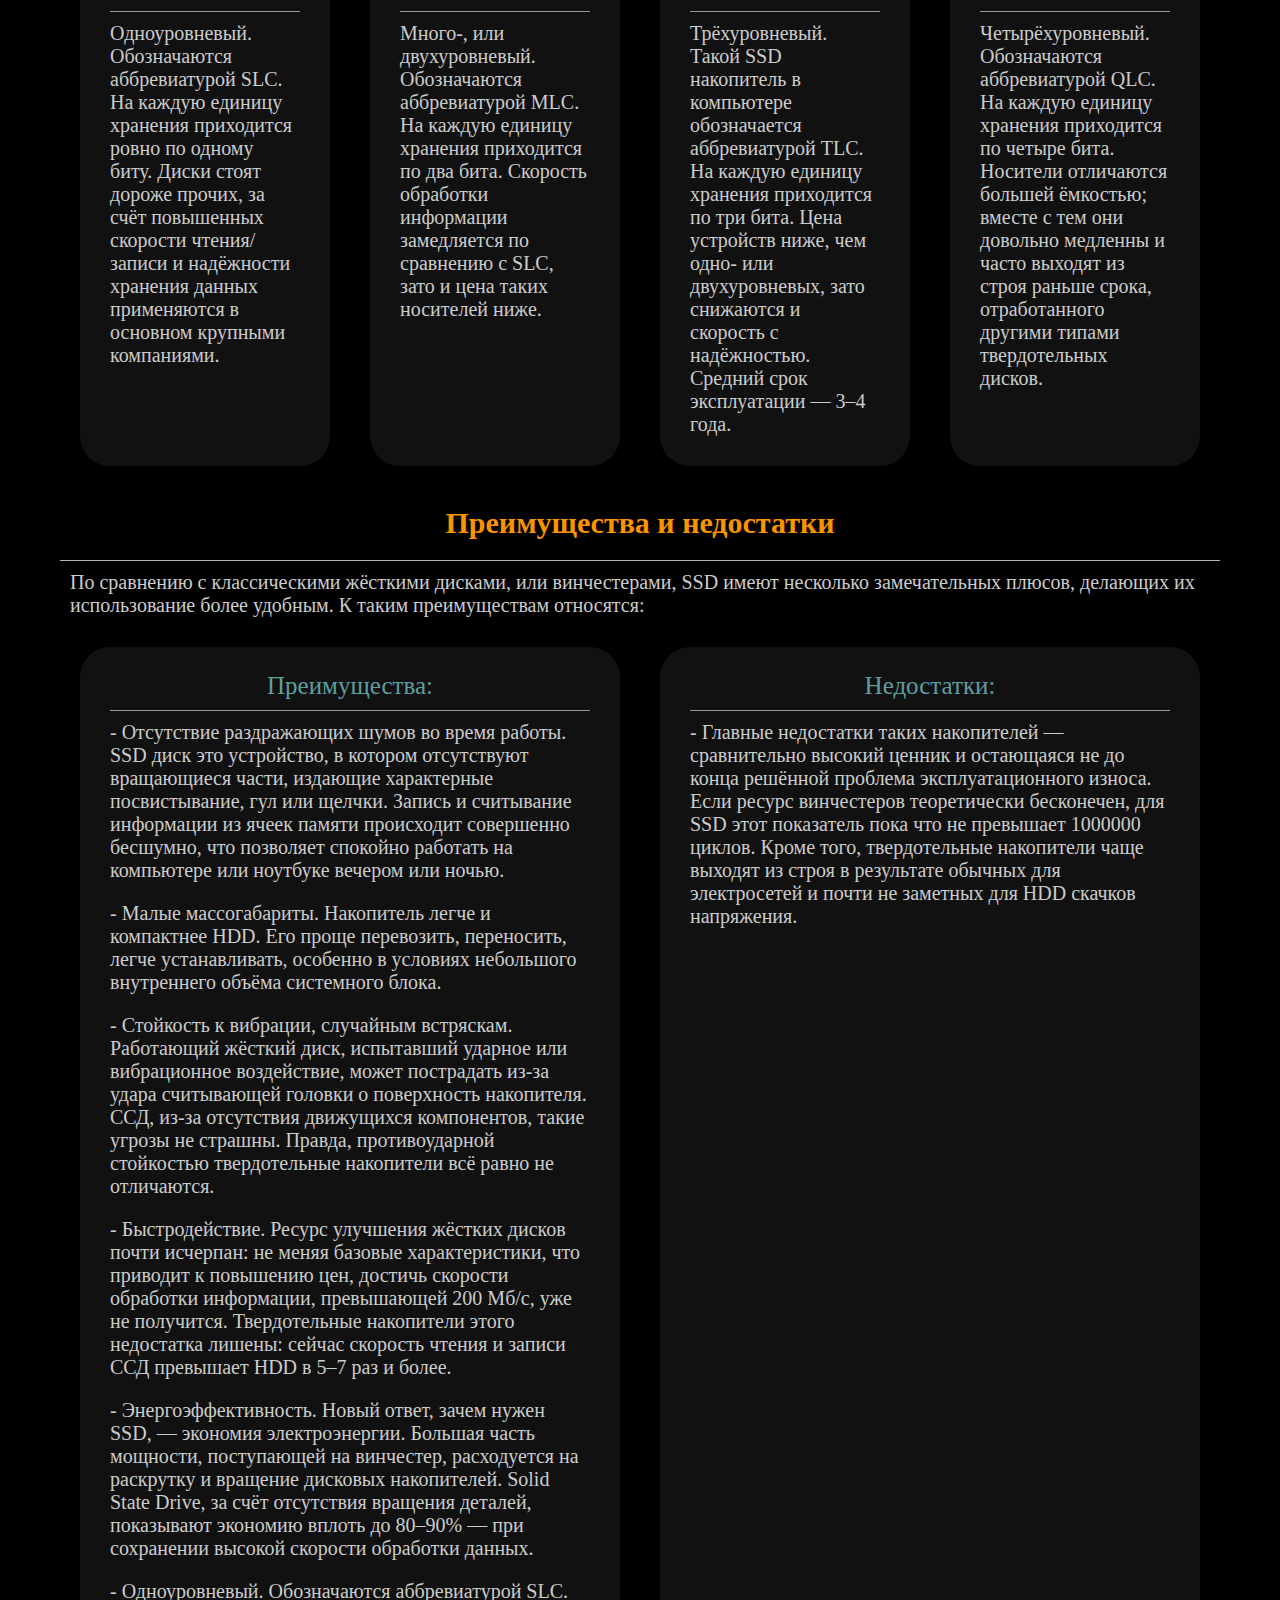
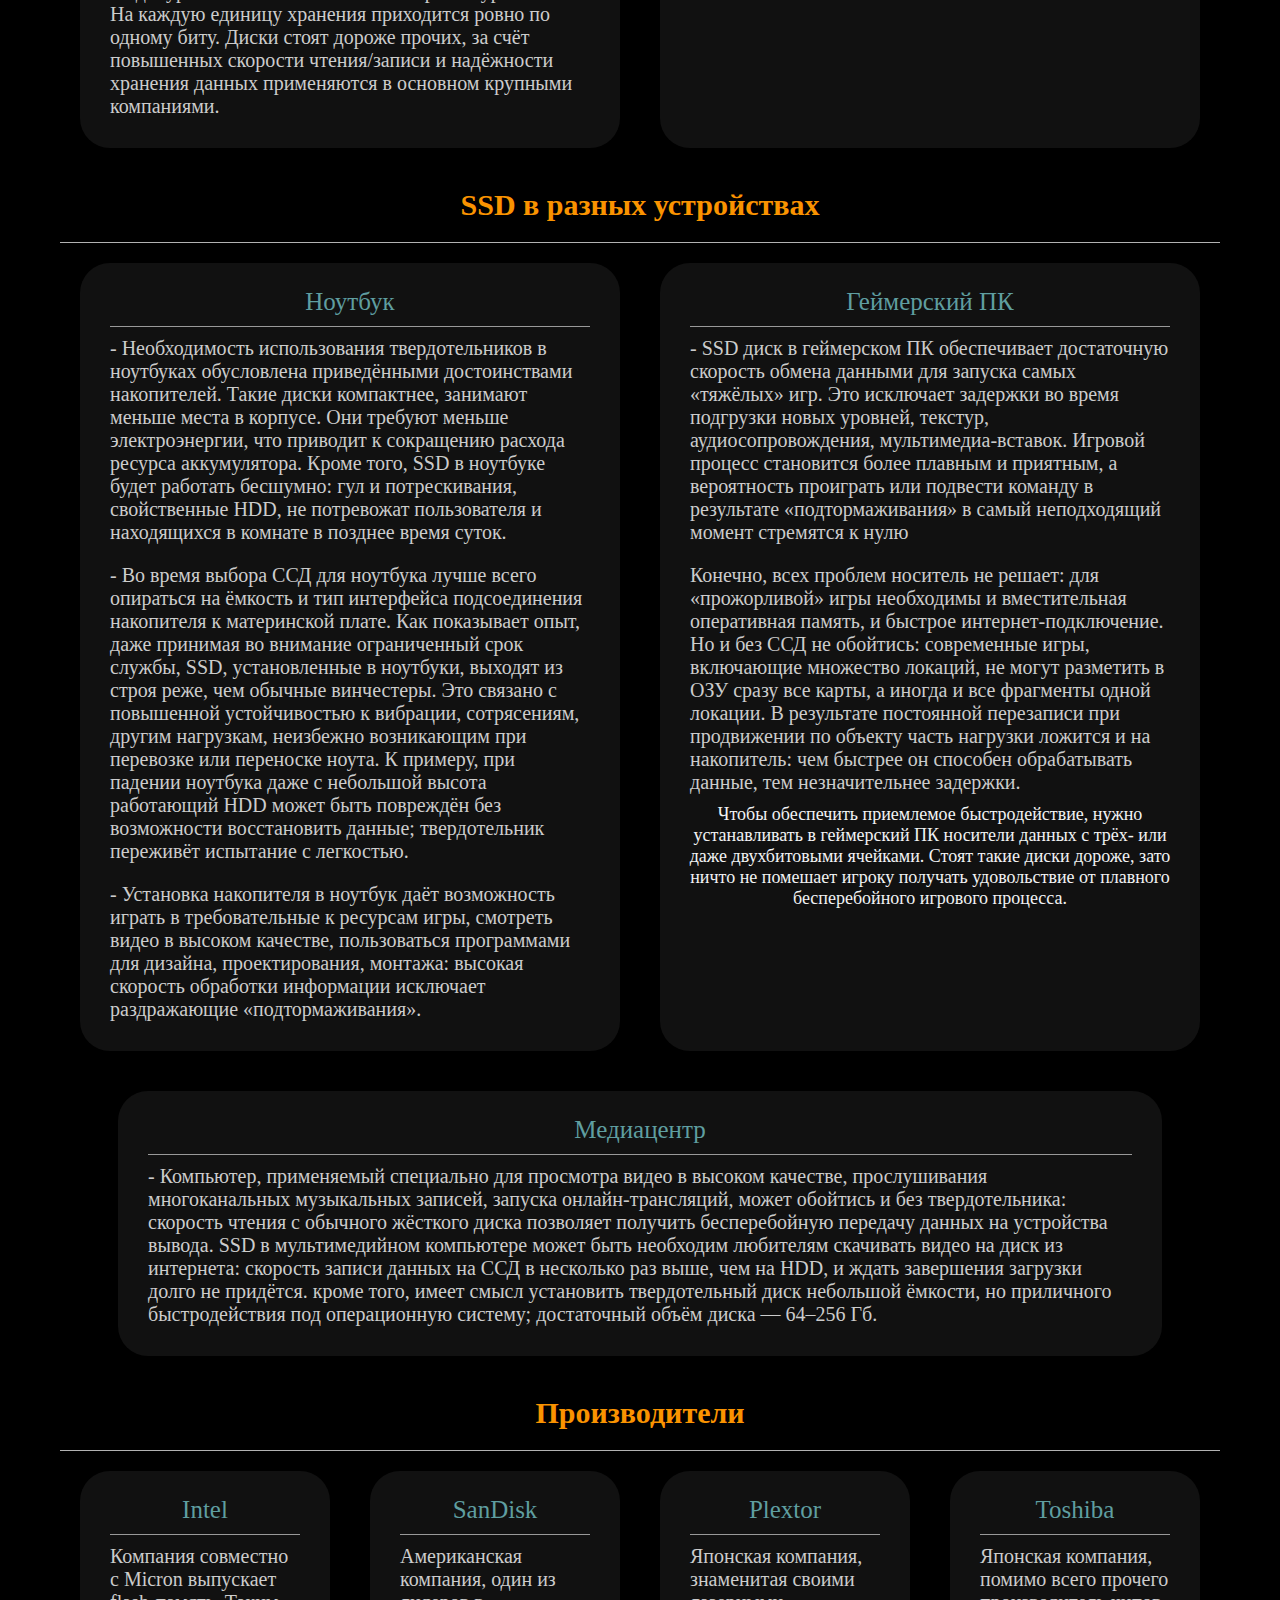
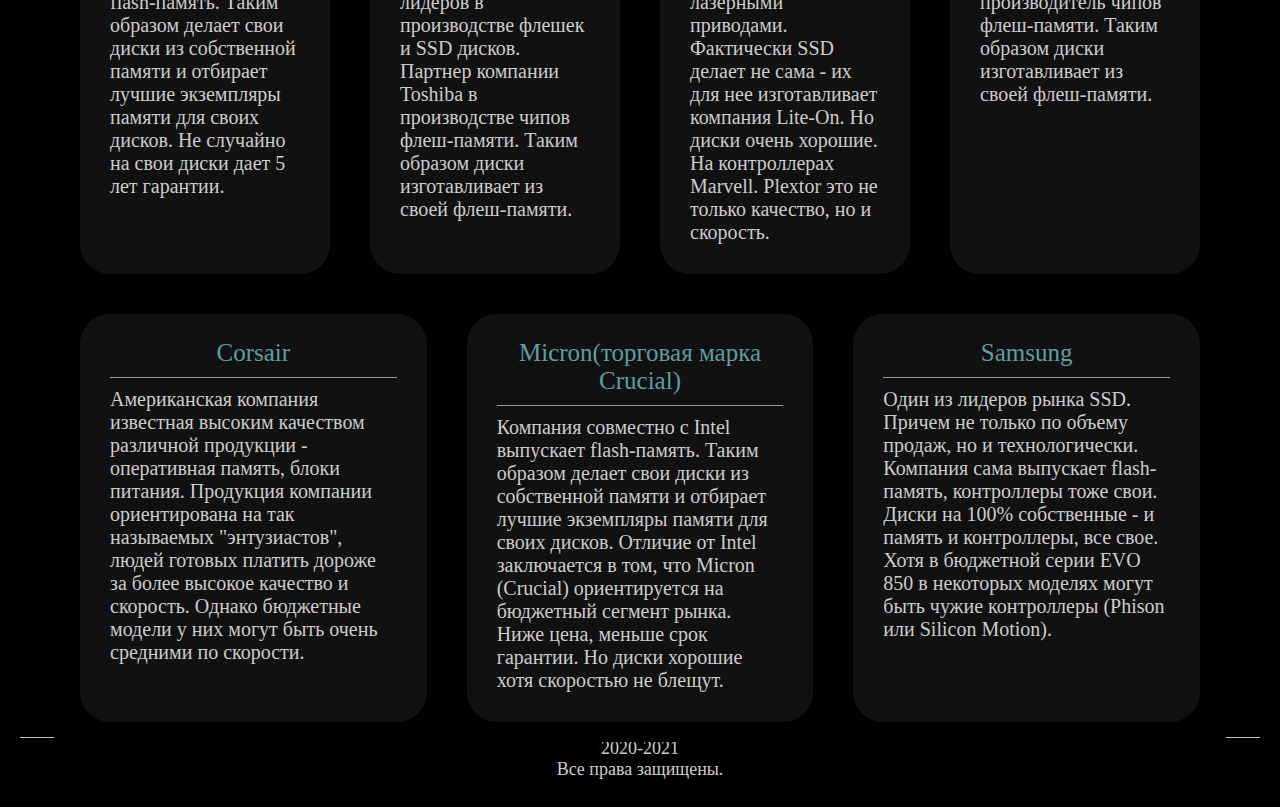
<file: html/storage_devices.html>
<!DOCTYPE html>
<html lang="en">
<head>
	<meta charset="UTF-8">
	<meta name="viewport" content="width=device-width, initial-scale=1.0">
	<link rel="stylesheet" type="text/css" href="..\css\storage_devices.css">
	<title>Document</title>
</head>
<body>
<!--MENU-->
<div class="wrapper">
	<nav class="menu">
		<ul class="menu__list">
			<li>
				<a href="index.html" class="menu__link">Главная</a>
			</li>
			<li>
				<a href="#" class="menu__link">Железо</a>
				<ul class="sub-menu__list">
					<li><a class="sub-menu__link" href="processors.html">Процессоры</a></li>
					<li><a class="sub-menu__link" href="motherboards.html">Материнские платы</a></li>
					<li><a class="sub-menu__link" href="videocard.html">Видеокарты</a></li>
					<li><a class="sub-menu__link" href="storage_devices.html">Накопители</a></li>
					<li><a class="sub-menu__link" href="#">Оперативная память</a></li>
					<li><a class="sub-menu__link" href="#">Блоки питания</a></li>
					<li><a class="sub-menu__link" href="#">Куллеры</a></li>
					<li><a class="sub-menu__link" href="#">Корпусы</a></li>
				</ul>
			</li>
			<li>
				<a href="#" class="menu__link">Переферия</a>
				<ul>
					<li><a class="sub-menu__link" href="keyboards.html">Клавиатуры</a></li>
					<li><a class="sub-menu__link" href="mouse.html">Мышки</a></li>
					<li><a class="sub-menu__link" href="#">Наушники</a></li>
					<li><a class="sub-menu__link" href="#">Мониторы</a></li>
					<li><a class="sub-menu__link" href="#">Микрофоны</a></li>
				</ul>
			</li>
		</ul>
	</nav>
</div>
<div class="content">
	<div class="header">
		<div class="header__logo"><h1 class="h1">Накопители</h1></div>
		<div class="header__img"><img src="..\img\775a537c-1f49-44b5-a266-649088e53a57_1.fa7cf9f7e14e14f65bee483ac013d810.jpeg" alt=""></div>
	</div>
	<div class="introduction">Накопитель - это устройсво, позволяющее сохранять информацию на длительное время. Без накопителя не сможет работать ни одна программа на вашем компьюетере.</div>
	<h2 class="h2">Виды накопителей</h2>
	<div class="wrapper">
		<div class="tab">
			<div class="tabs-triggers">
				<a href="#tab-1" class="tabs-triggers_item">SSD</a>
				<a href="#tab-2" class="tabs-triggers_item">HDD</a>
			</div>
			<div class="tabs-content">
				<div id="tab-1" class="tabs-content_item">
					<div class="tab">
						<h1 class="h2">SSD (Solid State Drive)</h1>
						<div class="tab__text">
							<div class="introduction">Твердотельный накопитель -  компьютерное энергонезависимое немеханическое запоминающее устройство на основе микросхем памяти, альтернатива HDD. Кроме микросхем памяти, SSD содержит управляющий контроллер.
							</div>
							<h3 class="h2">Принцип работы</h3>
							<div><p class="part__p">Главная особенность конструкции твердотельных носителей — хранение данных не на «дисках», с которых информация считывается постоянно движущейся головкой, а в ячейках памяти на основе полупроводниковых элементов. Теоретически количество циклов записи/чтения ограничено, но благодаря увеличению эксплуатационной устойчивости их можно использовать в течение нескольких лет, не опасаясь неожиданной потери данных.</p><p class="part__p">Конструктивно ССД делят по количеству битов (значений «да»/«нет», или «1»/«0»), приходящихся на одну ячейку памяти типа NAND. Традиционная классификация включает накопители с ячейками:</p></div>
							<div class="content__part">
								<div class="content__part-item_2">
									<div class="content-item__logo">SLC</div>
									<div class="content-item__text">
										<div><p class="part__p">Одноуровневый. Обозначаются аббревиатурой SLC. На каждую единицу хранения приходится ровно по одному биту. Диски стоят дороже прочих, за счёт повышенных скорости чтения/записи и надёжности хранения данных применяются в основном крупными компаниями.</p></div>
									</div>
								</div>
								<div class="content__part-item_2">
									<div class="content-item__logo">MLC</div>
									<div class="content-item__text">
										<div><p class="part__p">Много-, или двухуровневый. Обозначаются аббревиатурой MLC. На каждую единицу хранения приходится по два бита. Скорость обработки информации замедляется по сравнению с SLC, зато и цена таких носителей ниже.</p></div>
									</div>
								</div>
								<div class="content__part-item_2">
									<div class="content-item__logo">TLC</div>
									<div class="content-item__text">
										<div><p class="part__p">Трёхуровневый. Такой SSD накопитель в компьютере обозначается аббревиатурой TLC. На каждую единицу хранения приходится по три бита. Цена устройств ниже, чем одно- или двухуровневых, зато снижаются и скорость с надёжностью. Средний срок эксплуатации — 3–4 года.</p></div>
									</div>
								</div>
								<div class="content__part-item_2">
									<div class="content-item__logo">QLC</div>
									<div class="content-item__text">
										<div><p class="part__p">Четырёхуровневый. Обозначаются аббревиатурой QLC. На каждую единицу хранения приходится по четыре бита. Носители отличаются большей ёмкостью; вместе с тем они довольно медленны и часто выходят из строя раньше срока, отработанного другими типами твердотельных дисков.</p></div>
									</div>
								</div>
							</div>
							<h3 class="h2">Преимущества и недостатки</h3>
							<div><p class="part__p">По сравнению с классическими жёсткими дисками, или винчестерами, SSD имеют несколько замечательных плюсов, делающих их использование более удобным. К таким преимуществам относятся:</p></div>
							<div class="content__part">
								<div class="content__part-item_1">
									<div class="content-item__logo">Преимущества:</div>
									<div class="content-item__text">
										<div><p class="part__p">- Отсутствие раздражающих шумов во время работы. SSD диск это устройство, в котором отсутствуют вращающиеся части, издающие характерные посвистывание, гул или щелчки. Запись и считывание информации из ячеек памяти происходит совершенно бесшумно, что позволяет спокойно работать на компьютере или ноутбуке вечером или ночью.</p><p class="part__p">- Малые массогабариты. Накопитель легче и компактнее HDD. Его проще перевозить, переносить, легче устанавливать, особенно в условиях небольшого внутреннего объёма системного блока.</p><p class="part__p">- Стойкость к вибрации, случайным встряскам. Работающий жёсткий диск, испытавший ударное или вибрационное воздействие, может пострадать из-за удара считывающей головки о поверхность накопителя. ССД, из-за отсутствия движущихся компонентов, такие угрозы не страшны. Правда, противоударной стойкостью твердотельные накопители всё равно не отличаются.</p><p class="part__p">- Быстродействие. Ресурс улучшения жёстких дисков почти исчерпан: не меняя базовые характеристики, что приводит к повышению цен, достичь скорости обработки информации, превышающей 200 Мб/с, уже не получится. Твердотельные накопители этого недостатка лишены: сейчас скорость чтения и записи ССД превышает HDD в 5–7 раз и более.</p><p class="part__p">- Энергоэффективность. Новый ответ, зачем нужен SSD, — экономия электроэнергии. Большая часть мощности, поступающей на винчестер, расходуется на раскрутку и вращение дисковых накопителей. Solid State Drive, за счёт отсутствия вращения деталей, показывают экономию вплоть до 80–90% — при сохранении высокой скорости обработки данных.</p><p class="part__p">- Одноуровневый. Обозначаются аббревиатурой SLC. На каждую единицу хранения приходится ровно по одному биту. Диски стоят дороже прочих, за счёт повышенных скорости чтения/записи и надёжности хранения данных применяются в основном крупными компаниями.</p></div>
									</div>
								</div>
								<div class="content__part-item_1">
									<div class="content-item__logo">Недостатки:</div>
									<div class="content-item__text">
										<div><p class="part__p">- Главные недостатки таких накопителей — сравнительно высокий ценник и остающаяся не до конца решённой проблема эксплуатационного износа. Если ресурс винчестеров теоретически бесконечен, для SSD этот показатель пока что не превышает 1000000 циклов. Кроме того, твердотельные накопители чаще выходят из строя в результате обычных для электросетей и почти не заметных для HDD скачков напряжения.</p></div>
									</div>
								</div>
							</div>
							<h3 class="h2">SSD в разных устройствах</h3>
							<div class="content__part">
								<div class="content__part-item">
									<div class="content-item__logo">Ноутбук</div>
									<div class="content-item__text">
										<div><p class="part__p">- Необходимость использования твердотельников в ноутбуках обусловлена приведёнными достоинствами накопителей. Такие диски компактнее, занимают меньше места в корпусе. Они требуют меньше электроэнергии, что приводит к сокращению расхода ресурса аккумулятора. Кроме того, SSD в ноутбуке будет работать бесшумно: гул и потрескивания, свойственные HDD, не потревожат пользователя и находящихся в комнате в позднее время суток.<p class="part__p">- Во время выбора ССД для ноутбука лучше всего опираться на ёмкость и тип интерфейса подсоединения накопителя к материнской плате. Как показывает опыт, даже принимая во внимание ограниченный срок службы, SSD, установленные в ноутбуки, выходят из строя реже, чем обычные винчестеры. Это связано с повышенной устойчивостью к вибрации, сотрясениям, другим нагрузкам, неизбежно возникающим при перевозке или переноске ноута. К примеру, при падении ноутбука даже с небольшой высота работающий HDD может быть повреждён без возможности восстановить данные; твердотельник переживёт испытание с легкостью.</p><p class="part__p">- Установка накопителя в ноутбук даёт возможность играть в требовательные к ресурсам игры, смотреть видео в высоком качестве, пользоваться программами для дизайна, проектирования, монтажа: высокая скорость обработки информации исключает раздражающие «подтормаживания».</p></div>
									</div>
								</div>
								<div class="content__part-item">
									<div class="content-item__logo">Геймерский ПК</div>
									<div class="content-item__text">
										<div><p class="part__p">- SSD диск в геймерском ПК обеспечивает достаточную скорость обмена данными для запуска самых «тяжёлых» игр. Это исключает задержки во время подгрузки новых уровней, текстур, аудиосопровождения, мультимедиа-вставок. Игровой процесс становится более плавным и приятным, а вероятность проиграть или подвести команду в результате «подтормаживания» в самый неподходящий момент стремятся к нулю</p><p class="part__p">Конечно, всех проблем носитель не решает: для «прожорливой» игры необходимы и вместительная оперативная память, и быстрое интернет-подключение. Но и без ССД не обойтись: современные игры, включающие множество локаций, не могут разметить в ОЗУ сразу все карты, а иногда и все фрагменты одной локации. В результате постоянной перезаписи при продвижении по объекту часть нагрузки ложится и на накопитель: чем быстрее он способен обрабатывать данные, тем незначительнее задержки.</p>Чтобы обеспечить приемлемое быстродействие, нужно устанавливать в геймерский ПК носители данных с трёх- или даже двухбитовыми ячейками. Стоят такие диски дороже, зато ничто не помешает игроку получать удовольствие от плавного бесперебойного игрового процесса.</p></div>
									</div>
								</div>
							</div>
							<div class="content__part">
								<div class="content__part-item_1">
									<div class="content-item__logo">Медиацентр</div>
									<div class="content-item__text">
										<div><p class="part__p">- Компьютер, применяемый специально для просмотра видео в высоком качестве, прослушивания многоканальных музыкальных записей, запуска онлайн-трансляций, может обойтись и без твердотельника: скорость чтения с обычного жёсткого диска позволяет получить бесперебойную передачу данных на устройства вывода. SSD в мультимедийном компьютере может быть необходим любителям скачивать видео на диск из интернета: скорость записи данных на ССД в несколько раз выше, чем на HDD, и ждать завершения загрузки долго не придётся. кроме того, имеет смысл установить твердотельный диск небольшой ёмкости, но приличного быстродействия под операционную систему; достаточный объём диска — 64–256 Гб.</p></div>
									</div>
								</div>
							</div>
							<h3 class="h2">Производители</h3>
							<div class="content__part">
								<div class="content__part-item_2">
									<div class="content-item__logo">Intel</div>
									<div class="content-item__text">
										<div><p class="part__p">Компания совместно с Micron выпускает flash-память. Таким образом делает свои диски из собственной памяти и отбирает лучшие экземпляры памяти для своих дисков. Не случайно на свои диски дает 5 лет гарантии.</p></div>
									</div>
								</div>
								<div class="content__part-item_2">
									<div class="content-item__logo">SanDisk</div>
									<div class="content-item__text">
										<div><p class="part__p">Американская компания, один из лидеров в производстве флешек и SSD дисков. Партнер компании Toshiba в производстве чипов флеш-памяти. Таким образом диски изготавливает из своей флеш-памяти.</p></div>
									</div>
								</div>
								<div class="content__part-item_2">
									<div class="content-item__logo">Plextor</div>
									<div class="content-item__text">
										<div><p class="part__p">Японская компания, знаменитая своими лазерными приводами. Фактически SSD делает не сама - их для нее изготавливает компания Lite-On. Но диски очень хорошие. На контроллерах Marvell. Plextor это не только качество, но и скорость.</p></div>
									</div>
								</div>
								<div class="content__part-item_2">
									<div class="content-item__logo">Toshiba</div>
									<div class="content-item__text">
										<div><p class="part__p">Японская компания, помимо всего прочего производитель чипов флеш-памяти. Таким образом диски изготавливает из своей флеш-памяти.</p></div>
									</div>
								</div>
							</div>
							<div class="content__part">
								<div class="content__part-item_3">
									<div class="content-item__logo">Corsair</div>
									<div class="content-item__text">
										<div><p class="part__p">Американская компания известная высоким качеством различной продукции - оперативная память, блоки питания. Продукция компании ориентирована на так называемых "энтузиастов", людей готовых платить дороже за более высокое качество и скорость. Однако бюджетные модели у них могут быть очень средними по скорости.</p></div>
									</div>
								</div>
								<div class="content__part-item_3">
									<div class="content-item__logo">Micron(торговая марка Crucial)</div>
									<div class="content-item__text">
										<div><p class="part__p">Компания совместно с Intel выпускает flash-память. Таким образом делает свои диски из собственной памяти и отбирает лучшие экземпляры памяти для своих дисков. Отличие от Intel заключается в том, что Micron (Crucial) ориентируется на бюджетный сегмент рынка. Ниже цена, меньше срок гарантии. Но диски хорошие хотя скоростью не блещут.</p></div>
									</div>
								</div>
								<div class="content__part-item_3">
									<div class="content-item__logo">Samsung</div>
									<div class="content-item__text">
										<div><p class="part__p">Один из лидеров рынка SSD. Причем не только по объему продаж, но и технологически. Компания сама выпускает flash-память, контроллеры тоже свои. Диски на 100% собственные - и память и контроллеры, все свое. Хотя в бюджетной серии EVO 850 в некоторых моделях могут быть чужие контроллеры (Phison или Silicon Motion).</p></div>
									</div>
								</div>
							</div>
						</div>
					</div>
				</div>
				<div id="tab-2" class="tabs-content_item">
					<div class="tab">
						<h1 class="h2">HDD (Hard disk drive)</h1>
						<div class="tab__text">
							<div class="introduction">HDD - Устройство для хранения информации в электронном виде. Используеться как в Персональных компьютерах, серверах, так и в компактных, мобильных устройствах.
							</div>
							<h3 class="h2">Принцип работы</h3>
							<div><p class="part__p">Жесткий диск компьютера (HDD или винчестер) нужен для хранения информации после выключения компьютера, в отличие от ОЗУ (оперативной памяти) - которая хранит информацию до момента прекращения подачи питания (до выключения компьютера). Жесткий диск, по-праву, можно назвать настоящим произведением искусства, только инженерным.</p></div>
							<div class="content__part">
								<div class="content__part-item_2">
									<div class="content-item__logo">SLC</div>
									<div class="content-item__text">
										<div><p class="part__p">Одноуровневый. Обозначаются аббревиатурой SLC. На каждую единицу хранения приходится ровно по одному биту. Диски стоят дороже прочих, за счёт повышенных скорости чтения/записи и надёжности хранения данных применяются в основном крупными компаниями.</p></div>
									</div>
								</div>
								<div class="content__part-item_2">
									<div class="content-item__logo">MLC</div>
									<div class="content-item__text">
										<div><p class="part__p">Много-, или двухуровневый. Обозначаются аббревиатурой MLC. На каждую единицу хранения приходится по два бита. Скорость обработки информации замедляется по сравнению с SLC, зато и цена таких носителей ниже.</p></div>
									</div>
								</div>
								<div class="content__part-item_2">
									<div class="content-item__logo">TLC</div>
									<div class="content-item__text">
										<div><p class="part__p">Трёхуровневый. Такой SSD накопитель в компьютере обозначается аббревиатурой TLC. На каждую единицу хранения приходится по три бита. Цена устройств ниже, чем одно- или двухуровневых, зато снижаются и скорость с надёжностью. Средний срок эксплуатации — 3–4 года.</p></div>
									</div>
								</div>
								<div class="content__part-item_2">
									<div class="content-item__logo">QLC</div>
									<div class="content-item__text">
										<div><p class="part__p">Четырёхуровневый. Обозначаются аббревиатурой QLC. На каждую единицу хранения приходится по четыре бита. Носители отличаются большей ёмкостью; вместе с тем они довольно медленны и часто выходят из строя раньше срока, отработанного другими типами твердотельных дисков.</p></div>
									</div>
								</div>
							</div>
							<h3 class="h2">Преимущества и недостатки</h3>
							<div><p class="part__p">По сравнению с классическими жёсткими дисками, или винчестерами, SSD имеют несколько замечательных плюсов, делающих их использование более удобным. К таким преимуществам относятся:</p></div>
							<div class="content__part">
								<div class="content__part-item_1">
									<div class="content-item__logo">Преимущества:</div>
									<div class="content-item__text">
										<div><p class="part__p">- Отсутствие раздражающих шумов во время работы. SSD диск это устройство, в котором отсутствуют вращающиеся части, издающие характерные посвистывание, гул или щелчки. Запись и считывание информации из ячеек памяти происходит совершенно бесшумно, что позволяет спокойно работать на компьютере или ноутбуке вечером или ночью.</p><p class="part__p">- Малые массогабариты. Накопитель легче и компактнее HDD. Его проще перевозить, переносить, легче устанавливать, особенно в условиях небольшого внутреннего объёма системного блока.</p><p class="part__p">- Стойкость к вибрации, случайным встряскам. Работающий жёсткий диск, испытавший ударное или вибрационное воздействие, может пострадать из-за удара считывающей головки о поверхность накопителя. ССД, из-за отсутствия движущихся компонентов, такие угрозы не страшны. Правда, противоударной стойкостью твердотельные накопители всё равно не отличаются.</p><p class="part__p">- Быстродействие. Ресурс улучшения жёстких дисков почти исчерпан: не меняя базовые характеристики, что приводит к повышению цен, достичь скорости обработки информации, превышающей 200 Мб/с, уже не получится. Твердотельные накопители этого недостатка лишены: сейчас скорость чтения и записи ССД превышает HDD в 5–7 раз и более.</p><p class="part__p">- Энергоэффективность. Новый ответ, зачем нужен SSD, — экономия электроэнергии. Большая часть мощности, поступающей на винчестер, расходуется на раскрутку и вращение дисковых накопителей. Solid State Drive, за счёт отсутствия вращения деталей, показывают экономию вплоть до 80–90% — при сохранении высокой скорости обработки данных.</p><p class="part__p">- Одноуровневый. Обозначаются аббревиатурой SLC. На каждую единицу хранения приходится ровно по одному биту. Диски стоят дороже прочих, за счёт повышенных скорости чтения/записи и надёжности хранения данных применяются в основном крупными компаниями.</p></div>
									</div>
								</div>
								<div class="content__part-item_1">
									<div class="content-item__logo">Недостатки:</div>
									<div class="content-item__text">
										<div><p class="part__p">- Главные недостатки таких накопителей — сравнительно высокий ценник и остающаяся не до конца решённой проблема эксплуатационного износа. Если ресурс винчестеров теоретически бесконечен, для SSD этот показатель пока что не превышает 1000000 циклов. Кроме того, твердотельные накопители чаще выходят из строя в результате обычных для электросетей и почти не заметных для HDD скачков напряжения.</p></div>
									</div>
								</div>
							</div>
							<h3 class="h2">SSD в разных устройствах</h3>
							<div class="content__part">
								<div class="content__part-item">
									<div class="content-item__logo">Ноутбук</div>
									<div class="content-item__text">
										<div><p class="part__p">- Необходимость использования твердотельников в ноутбуках обусловлена приведёнными достоинствами накопителей. Такие диски компактнее, занимают меньше места в корпусе. Они требуют меньше электроэнергии, что приводит к сокращению расхода ресурса аккумулятора. Кроме того, SSD в ноутбуке будет работать бесшумно: гул и потрескивания, свойственные HDD, не потревожат пользователя и находящихся в комнате в позднее время суток.<p class="part__p">- Во время выбора ССД для ноутбука лучше всего опираться на ёмкость и тип интерфейса подсоединения накопителя к материнской плате. Как показывает опыт, даже принимая во внимание ограниченный срок службы, SSD, установленные в ноутбуки, выходят из строя реже, чем обычные винчестеры. Это связано с повышенной устойчивостью к вибрации, сотрясениям, другим нагрузкам, неизбежно возникающим при перевозке или переноске ноута. К примеру, при падении ноутбука даже с небольшой высота работающий HDD может быть повреждён без возможности восстановить данные; твердотельник переживёт испытание с легкостью.</p><p class="part__p">- Установка накопителя в ноутбук даёт возможность играть в требовательные к ресурсам игры, смотреть видео в высоком качестве, пользоваться программами для дизайна, проектирования, монтажа: высокая скорость обработки информации исключает раздражающие «подтормаживания».</p></div>
									</div>
								</div>
								<div class="content__part-item">
									<div class="content-item__logo">Геймерский ПК</div>
									<div class="content-item__text">
										<div><p class="part__p">- SSD диск в геймерском ПК обеспечивает достаточную скорость обмена данными для запуска самых «тяжёлых» игр. Это исключает задержки во время подгрузки новых уровней, текстур, аудиосопровождения, мультимедиа-вставок. Игровой процесс становится более плавным и приятным, а вероятность проиграть или подвести команду в результате «подтормаживания» в самый неподходящий момент стремятся к нулю</p><p class="part__p">Конечно, всех проблем носитель не решает: для «прожорливой» игры необходимы и вместительная оперативная память, и быстрое интернет-подключение. Но и без ССД не обойтись: современные игры, включающие множество локаций, не могут разметить в ОЗУ сразу все карты, а иногда и все фрагменты одной локации. В результате постоянной перезаписи при продвижении по объекту часть нагрузки ложится и на накопитель: чем быстрее он способен обрабатывать данные, тем незначительнее задержки.</p>Чтобы обеспечить приемлемое быстродействие, нужно устанавливать в геймерский ПК носители данных с трёх- или даже двухбитовыми ячейками. Стоят такие диски дороже, зато ничто не помешает игроку получать удовольствие от плавного бесперебойного игрового процесса.</p></div>
									</div>
								</div>
							</div>
							<div class="content__part">
								<div class="content__part-item_1">
									<div class="content-item__logo">Медиацентр</div>
									<div class="content-item__text">
										<div><p class="part__p">- Компьютер, применяемый специально для просмотра видео в высоком качестве, прослушивания многоканальных музыкальных записей, запуска онлайн-трансляций, может обойтись и без твердотельника: скорость чтения с обычного жёсткого диска позволяет получить бесперебойную передачу данных на устройства вывода. SSD в мультимедийном компьютере может быть необходим любителям скачивать видео на диск из интернета: скорость записи данных на ССД в несколько раз выше, чем на HDD, и ждать завершения загрузки долго не придётся. кроме того, имеет смысл установить твердотельный диск небольшой ёмкости, но приличного быстродействия под операционную систему; достаточный объём диска — 64–256 Гб.</p></div>
									</div>
								</div>
							</div>
							<h3 class="h2">Производители</h3>
							<div class="content__part">
								<div class="content__part-item_2">
									<div class="content-item__logo">Intel</div>
									<div class="content-item__text">
										<div><p class="part__p">Компания совместно с Micron выпускает flash-память. Таким образом делает свои диски из собственной памяти и отбирает лучшие экземпляры памяти для своих дисков. Не случайно на свои диски дает 5 лет гарантии.</p></div>
									</div>
								</div>
								<div class="content__part-item_2">
									<div class="content-item__logo">SanDisk</div>
									<div class="content-item__text">
										<div><p class="part__p">Американская компания, один из лидеров в производстве флешек и SSD дисков. Партнер компании Toshiba в производстве чипов флеш-памяти. Таким образом диски изготавливает из своей флеш-памяти.</p></div>
									</div>
								</div>
								<div class="content__part-item_2">
									<div class="content-item__logo">Plextor</div>
									<div class="content-item__text">
										<div><p class="part__p">Японская компания, знаменитая своими лазерными приводами. Фактически SSD делает не сама - их для нее изготавливает компания Lite-On. Но диски очень хорошие. На контроллерах Marvell. Plextor это не только качество, но и скорость.</p></div>
									</div>
								</div>
								<div class="content__part-item_2">
									<div class="content-item__logo">Toshiba</div>
									<div class="content-item__text">
										<div><p class="part__p">Японская компания, помимо всего прочего производитель чипов флеш-памяти. Таким образом диски изготавливает из своей флеш-памяти.</p></div>
									</div>
								</div>
							</div>
							<div class="content__part">
								<div class="content__part-item_3">
									<div class="content-item__logo">Corsair</div>
									<div class="content-item__text">
										<div><p class="part__p">Американская компания известная высоким качеством различной продукции - оперативная память, блоки питания. Продукция компании ориентирована на так называемых "энтузиастов", людей готовых платить дороже за более высокое качество и скорость. Однако бюджетные модели у них могут быть очень средними по скорости.</p></div>
									</div>
								</div>
								<div class="content__part-item_3">
									<div class="content-item__logo">Micron(торговая марка Crucial)</div>
									<div class="content-item__text">
										<div><p class="part__p">Компания совместно с Intel выпускает flash-память. Таким образом делает свои диски из собственной памяти и отбирает лучшие экземпляры памяти для своих дисков. Отличие от Intel заключается в том, что Micron (Crucial) ориентируется на бюджетный сегмент рынка. Ниже цена, меньше срок гарантии. Но диски хорошие хотя скоростью не блещут.</p></div>
									</div>
								</div>
								<div class="content__part-item_3">
									<div class="content-item__logo">Samsung</div>
									<div class="content-item__text">
										<div><p class="part__p">Один из лидеров рынка SSD. Причем не только по объему продаж, но и технологически. Компания сама выпускает flash-память, контроллеры тоже свои. Диски на 100% собственные - и память и контроллеры, все свое. Хотя в бюджетной серии EVO 850 в некоторых моделях могут быть чужие контроллеры (Phison или Silicon Motion).</p></div>
									</div>
								</div>
							</div>
						</div>
					</div>
				</div>
			</div>
		</div>
	</div>
</div>
<!--FOOTER-->
	<div class="footer">
		2020-2021<br> Все права защищены.
	</div>
	<script src="https://ajax.googleapis.com/ajax/libs/jquery/3.5.1/jquery.min.js"></script>
	<script src="..\js\processors.js"></script>	
</body>
</html>
</file>
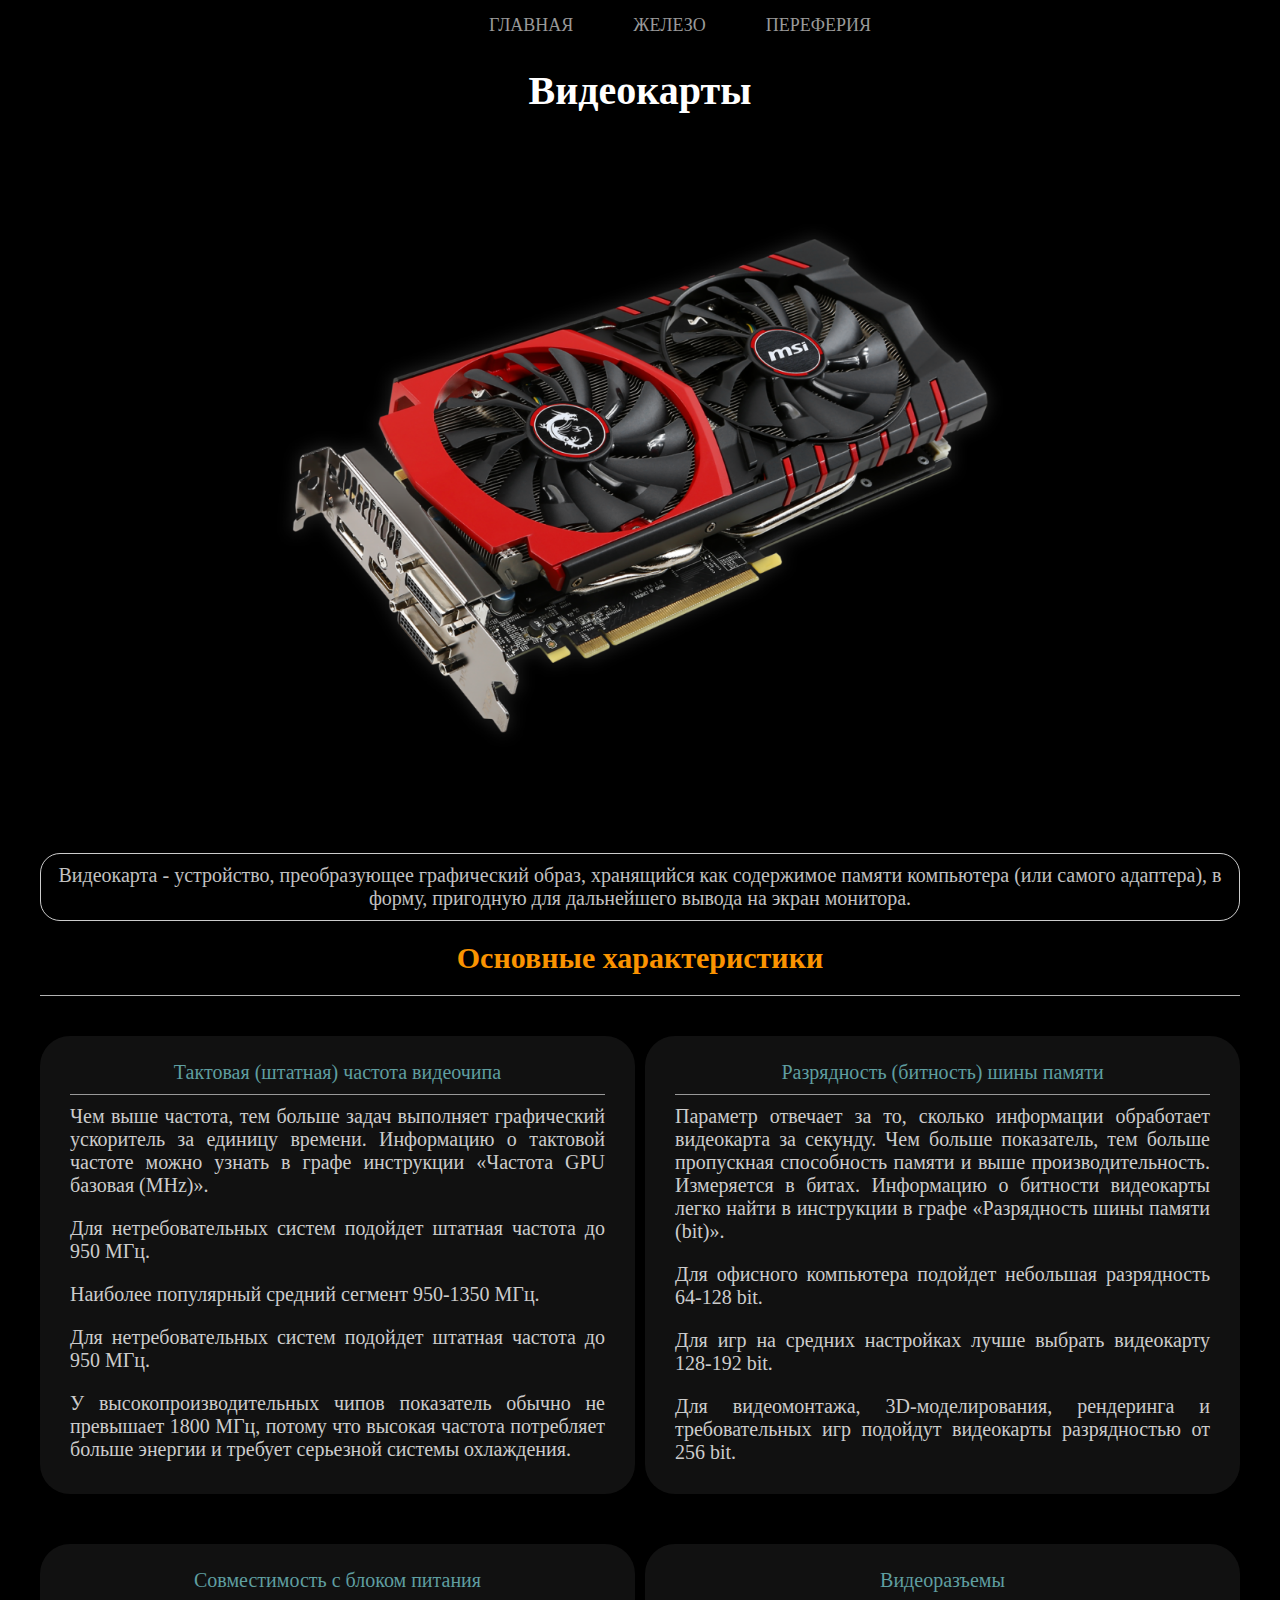
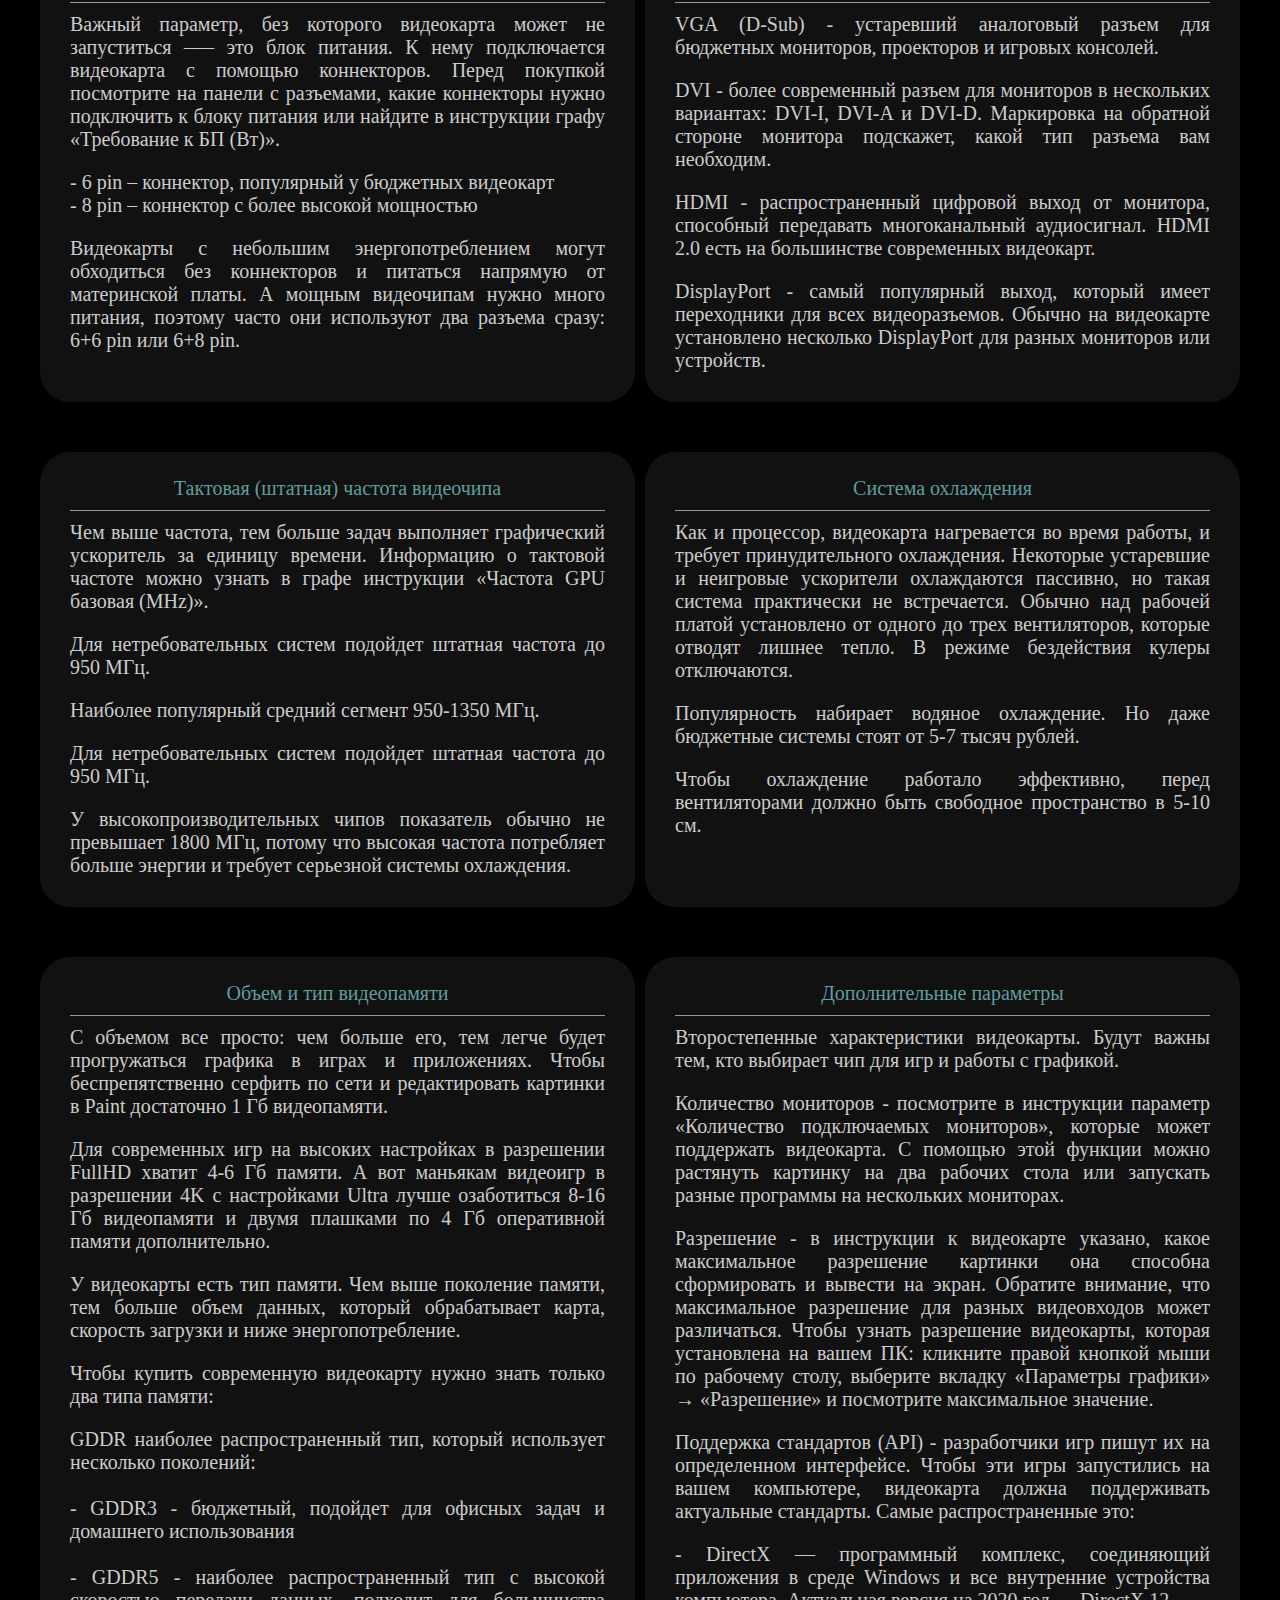
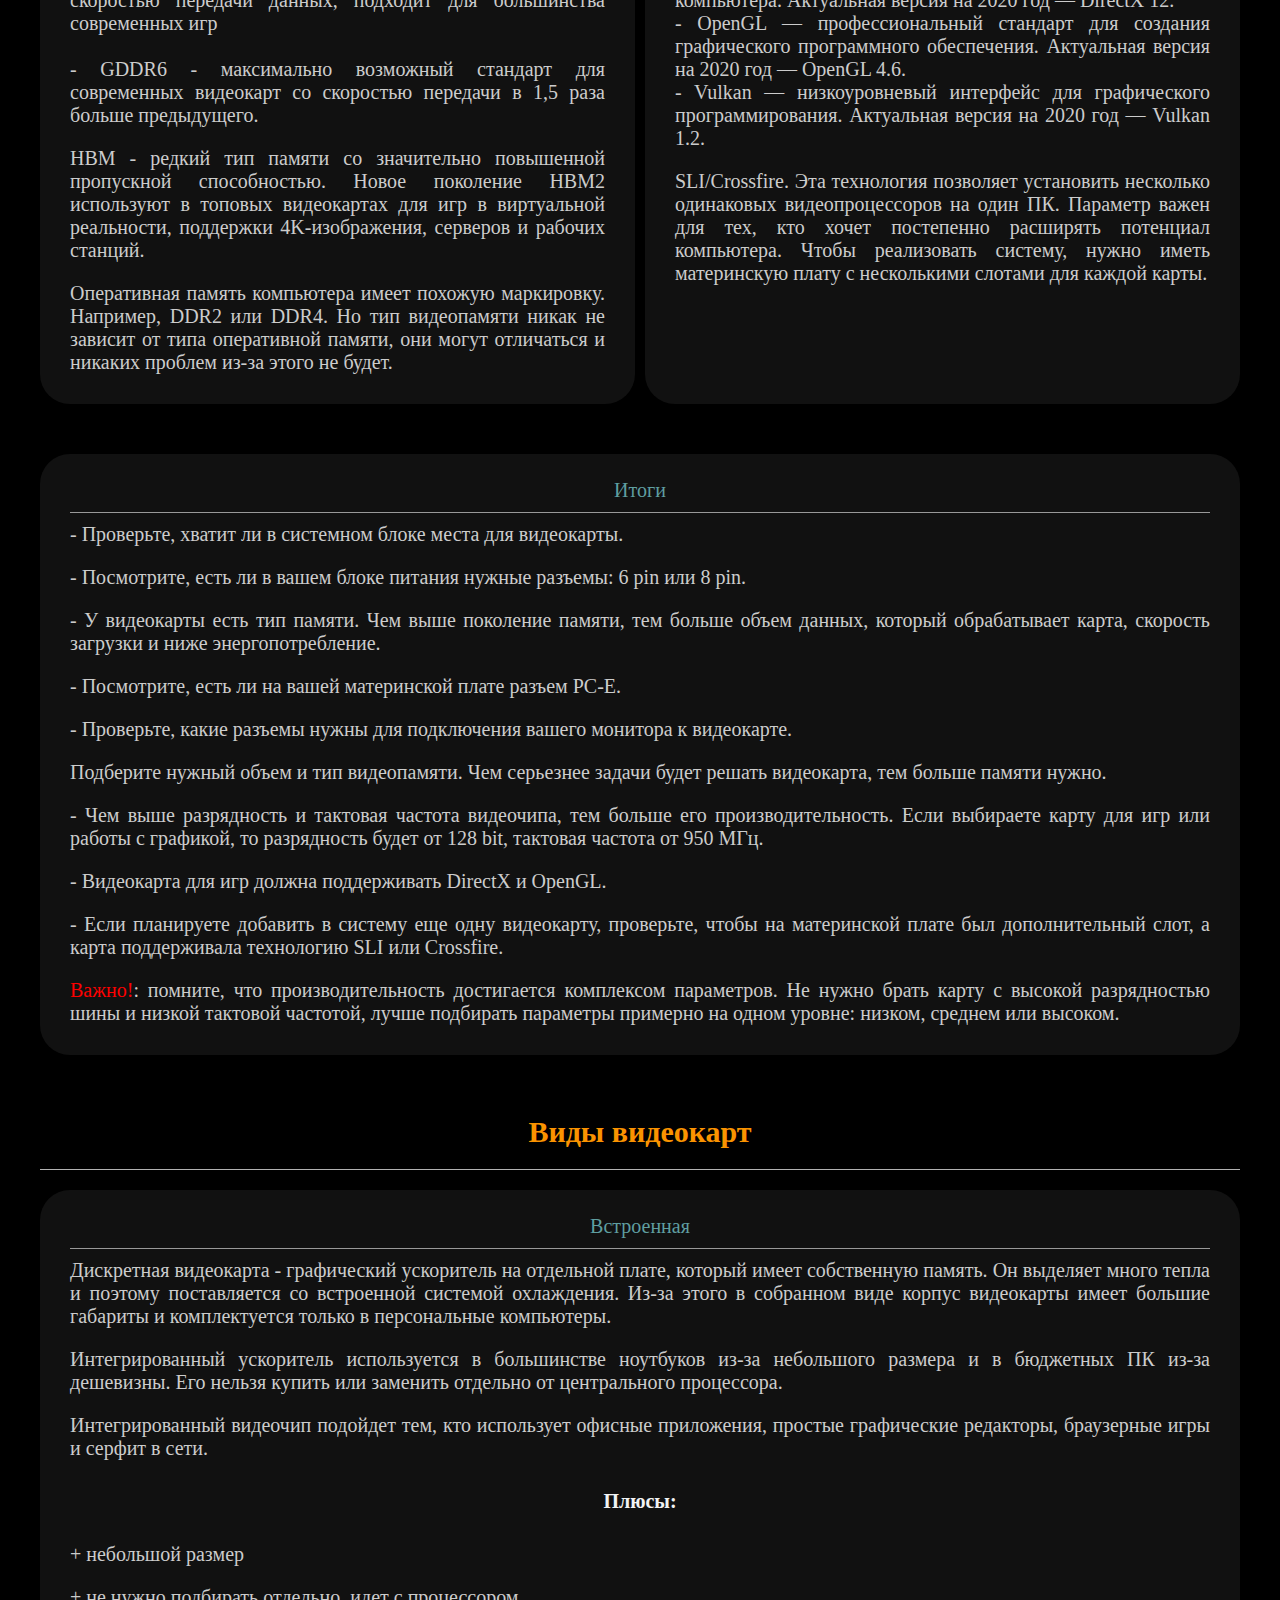
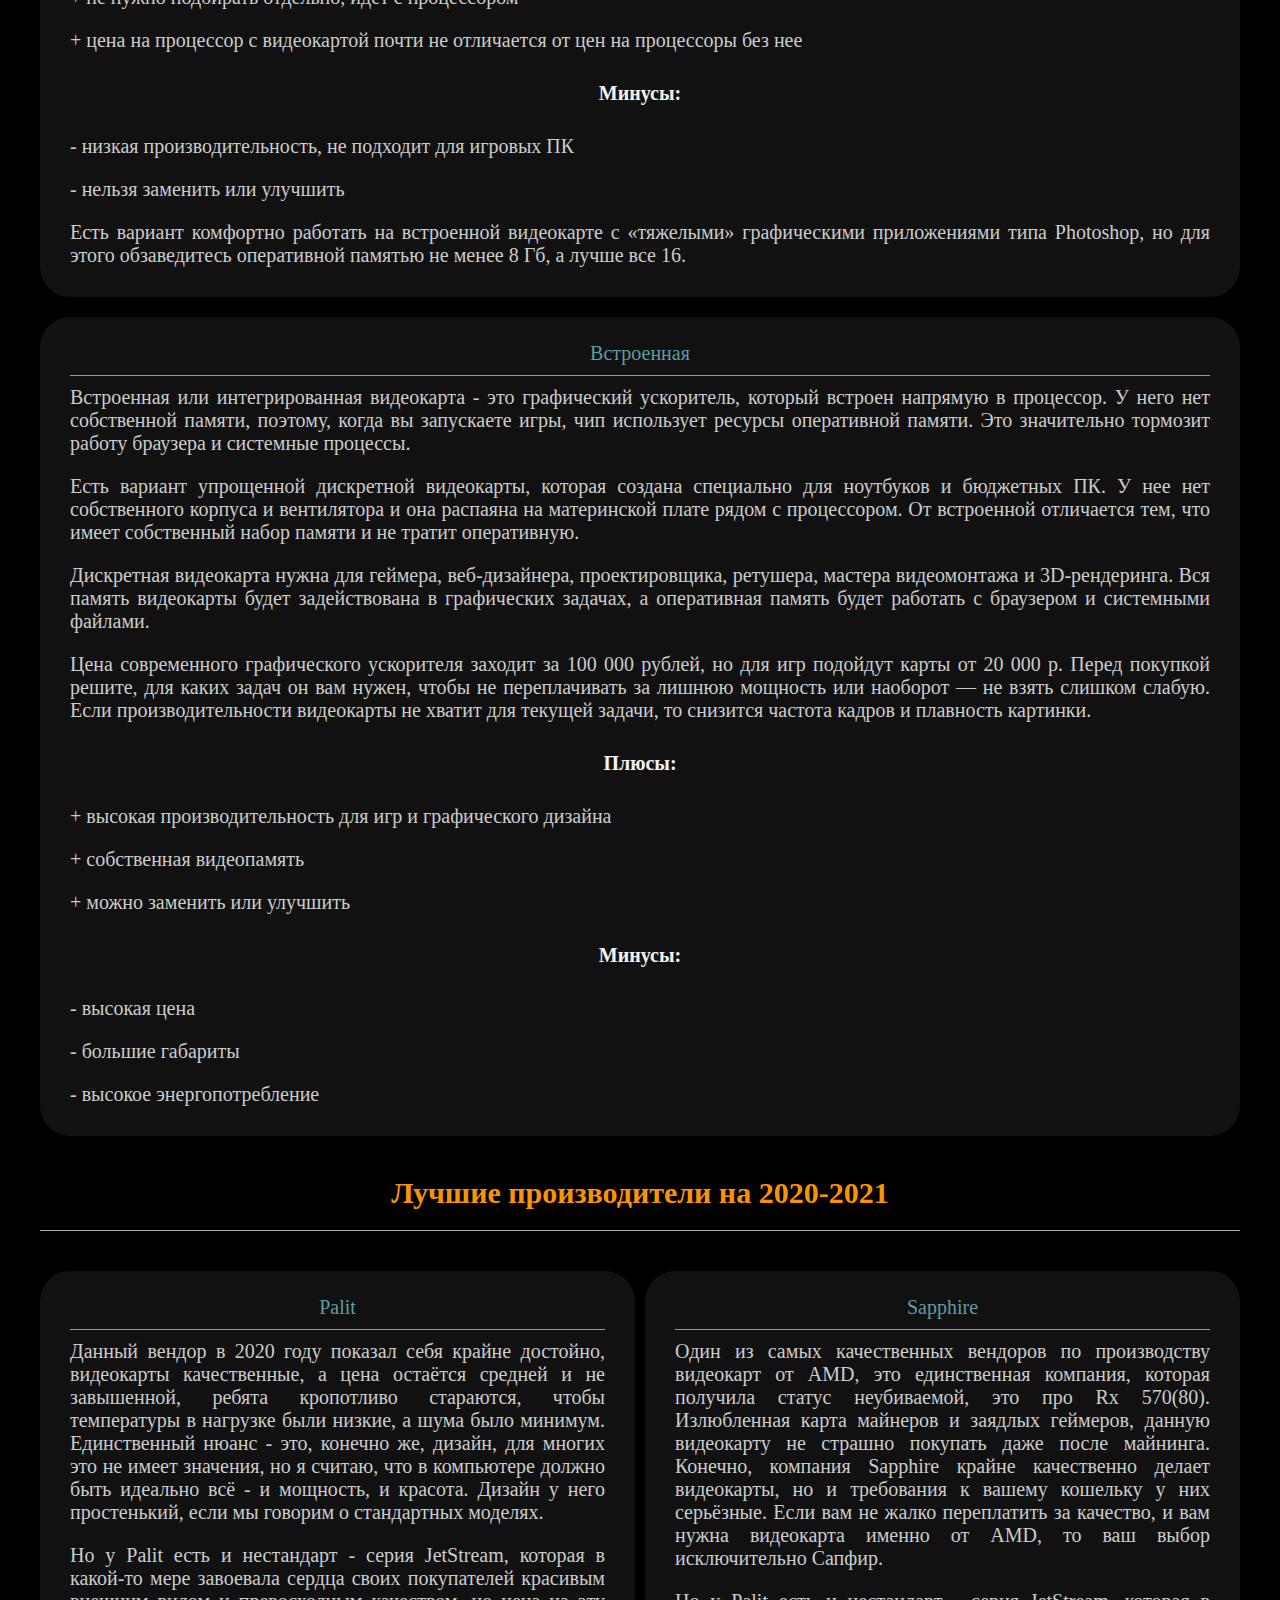
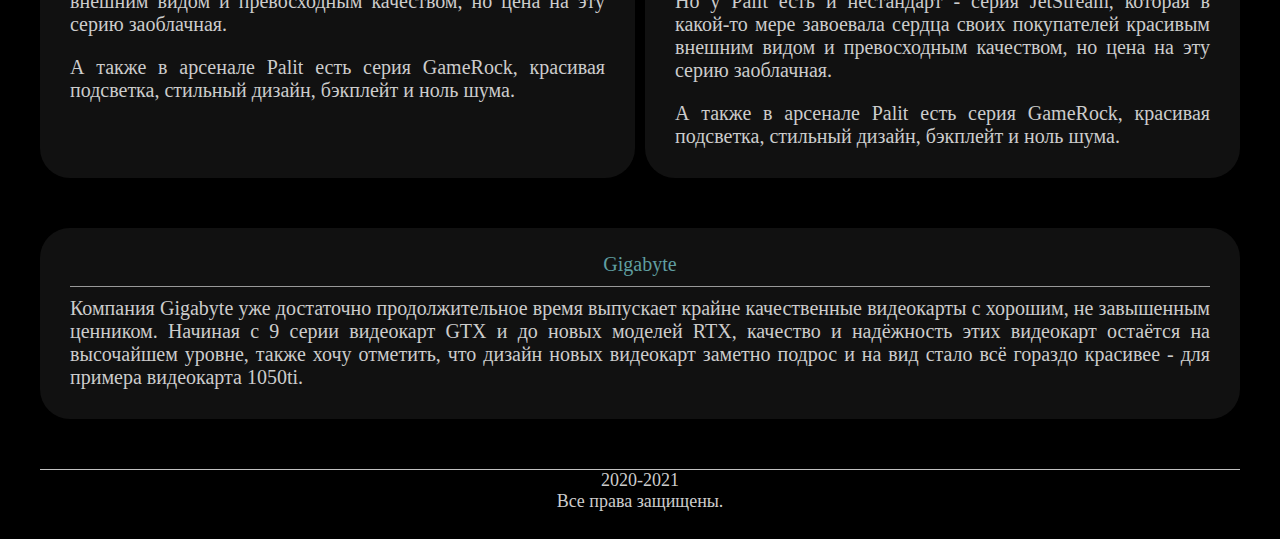
<file: html/videocard.html>
<!DOCTYPE html>
<html lang="en">
<head>
	<meta charset="UTF-8">
	<meta name="viewport" content="width=device-width, initial-scale=1.0">
	<link rel="stylesheet" type="text/css" href="..\css\videocard.css">
	<title>Document</title>
</head>
<body>
<!--MENU-->
<div class="wrapper">
	<nav class="menu">
		<ul class="menu__list">
			<li>
				<a href="index.html" class="menu__link">Главная</a>
			</li>
			<li>
				<a href="#" class="menu__link">Железо</a>
				<ul class="sub-menu__list">
					<li><a class="sub-menu__link" href="processors.html">Процессоры</a></li>
					<li><a class="sub-menu__link" href="motherboards.html">Материнские платы</a></li>
					<li><a class="sub-menu__link" href="videocard.html">Видеокарты</a></li>
					<li><a class="sub-menu__link" href="storage_devices.html">Накопители</a></li>
					<li><a class="sub-menu__link" href="#">Оперативная память</a></li>
					<li><a class="sub-menu__link" href="#">Блоки питания</a></li>
					<li><a class="sub-menu__link" href="#">Куллеры</a></li>
					<li><a class="sub-menu__link" href="#">Корпусы</a></li>
				</ul>
			</li>
			<li>
				<a href="#" class="menu__link">Переферия</a>
				<ul>
					<li><a class="sub-menu__link" href="keyboards.html">Клавиатуры</a></li>
					<li><a class="sub-menu__link" href="mouse.html">Мышки</a></li>
					<li><a class="sub-menu__link" href="#">Наушники</a></li>
					<li><a class="sub-menu__link" href="#">Мониторы</a></li>
					<li><a class="sub-menu__link" href="#">Микрофоны</a></li>
				</ul>
			</li>
		</ul>
	</nav>
</div>
<div class="content">
	<div class="header">
		<div class="header__logo"><h1 class="h1">Видеокарты</h1></div>
		<div class="header__img"><img src="..\img\MSI_GTX980_PC_gaming_minimalism_graphics_card_technology_hardware_GPUs-69119.png" alt=""></div>
	</div>
	<div class="introduction">Видеокарта - устройство, преобразующее графический образ, хранящийся как содержимое памяти компьютера (или самого адаптера), в форму, пригодную для дальнейшего вывода на экран монитора.</div>
	<h2 class="h2">Основные характеристики</h2>
	<div class="content__part">
		<div class="content__part-item">
			<div class="content-item__logo">Тактовая (штатная) частота видеочипа</div>
			<div class="content-item__text">
				<div><p class="part__p">Чем выше частота, тем больше задач выполняет графический ускоритель за единицу времени. Информацию о тактовой частоте можно узнать в графе инструкции «Частота GPU базовая (MHz)».</p><p class="part__p">Для нетребовательных систем подойдет штатная частота до 950 МГц.</p><p class="part__p">Наиболее популярный средний сегмент 950-1350 МГц.</p><p class="part__p">Для нетребовательных систем подойдет штатная частота до 950 МГц.</p><p class="part__p">У высокопроизводительных чипов показатель обычно не превышает 1800 МГц, потому что высокая частота потребляет больше энергии и требует серьезной системы охлаждения.</p></div>
			</div>
		</div>
		<div class="content__part-item">
			<div class="content-item__logo">Разрядность (битность) шины памяти</div>
			<div class="content-item__text">
				<div><p class="part__p">Параметр отвечает за то, сколько информации обработает видеокарта за секунду. Чем больше показатель, тем больше пропускная способность памяти и выше производительность. Измеряется в битах. Информацию о битности видеокарты легко найти в инструкции в графе «Разрядность шины памяти (bit)».</p><p class="part__p">Для офисного компьютера подойдет небольшая разрядность 64-128 bit.</p><p class="part__p">Для игр на средних настройках лучше выбрать видеокарту 128-192 bit.</p><p class="part__p">Для видеомонтажа, 3D-моделирования, рендеринга и требовательных игр подойдут видеокарты разрядностью от 256 bit.</p></div>
			</div>
		</div>
		<div class="content__part-item">
			<div class="content-item__logo">Совместимость с блоком питания</div>
			<div class="content-item__text">
				<div><p class="part__p">Важный параметр, без которого видеокарта может не запуститься —– это блок питания. К нему подключается видеокарта с помощью коннекторов. Перед покупкой посмотрите на панели с разъемами, какие коннекторы нужно подключить к блоку питания или найдите в инструкции графу «Требование к БП (Вт)».</p><p class="part__p">- 6 pin – коннектор, популярный у бюджетных видеокарт<br>- 8 pin – коннектор с более высокой мощностью</p><p class="part__p">Видеокарты с небольшим энергопотреблением могут обходиться без коннекторов и питаться напрямую от материнской платы. А мощным видеочипам нужно много питания, поэтому часто они используют два разъема сразу: 6+6 pin или 6+8 pin.</p></div>
			</div>
		</div>
		<div class="content__part-item">
			<div class="content-item__logo">Видеоразъемы</div>
			<div class="content-item__text">
				<div><p class="part__p">VGA (D-Sub) - устаревший аналоговый разъем для бюджетных мониторов, проекторов и игровых консолей.</p><p class="part__p">DVI - более современный разъем для мониторов в нескольких вариантах: DVI-I, DVI-A и DVI-D. Маркировка на обратной стороне монитора подскажет, какой тип разъема вам необходим.</p><p class="part__p">HDMI - распространенный цифровой выход от монитора, способный передавать многоканальный аудиосигнал. HDMI 2.0 есть на большинстве современных видеокарт.</p><p class="part__p">DisplayPort - самый популярный выход, который имеет переходники для всех видеоразъемов. Обычно на видеокарте установлено несколько DisplayPort для разных мониторов или устройств.</p></div>
			</div>
		</div>
		<div class="content__part-item">
			<div class="content-item__logo">Тактовая (штатная) частота видеочипа</div>
			<div class="content-item__text">
				<div><p class="part__p">Чем выше частота, тем больше задач выполняет графический ускоритель за единицу времени. Информацию о тактовой частоте можно узнать в графе инструкции «Частота GPU базовая (MHz)».</p><p class="part__p">Для нетребовательных систем подойдет штатная частота до 950 МГц.</p><p class="part__p">Наиболее популярный средний сегмент 950-1350 МГц.</p><p class="part__p">Для нетребовательных систем подойдет штатная частота до 950 МГц.</p><p class="part__p">У высокопроизводительных чипов показатель обычно не превышает 1800 МГц, потому что высокая частота потребляет больше энергии и требует серьезной системы охлаждения.</p></div>
			</div>
		</div>
		<div class="content__part-item">
			<div class="content-item__logo">Система охлаждения</div>
			<div class="content-item__text">
				<div><p class="part__p">Как и процессор, видеокарта нагревается во время работы, и требует принудительного охлаждения. Некоторые устаревшие и неигровые ускорители охлаждаются пассивно, но такая система практически не встречается. Обычно над рабочей платой установлено от одного до трех вентиляторов, которые отводят лишнее тепло. В режиме бездействия кулеры отключаются.</p><p class="part__p">Популярность набирает водяное охлаждение. Но даже бюджетные системы стоят от 5-7 тысяч рублей.</p><p class="part__p">Чтобы охлаждение работало эффективно, перед вентиляторами должно быть свободное пространство в 5-10 см.</p></div>
			</div>
		</div>
		<div class="content__part-item">
			<div class="content-item__logo">Объем и тип видеопамяти</div>
			<div class="content-item__text">
				<div><p class="part__p">С объемом все просто: чем больше его, тем легче будет прогружаться графика в играх и приложениях. Чтобы беспрепятственно серфить по сети и редактировать картинки в Paint достаточно 1 Гб видеопамяти.</p><p class="part__p">Для современных игр на высоких настройках в разрешении FullHD хватит 4-6 Гб памяти. А вот маньякам видеоигр в разрешении 4K c настройками Ultra лучше озаботиться 8-16 Гб видеопамяти и двумя плашками по 4 Гб оперативной памяти дополнительно.</p><p class="part__p">У видеокарты есть тип памяти. Чем выше поколение памяти, тем больше объем данных, который обрабатывает карта, скорость загрузки и ниже энергопотребление.</p><p class="part__p">Чтобы купить современную видеокарту нужно знать только два типа памяти:</p><p class="part__p">GDDR  наиболее распространенный тип, который использует несколько поколений:<br><br>- GDDR3 - бюджетный, подойдет для офисных задач и домашнего использования<br><br>- GDDR5 - наиболее распространенный тип с высокой скоростью передачи данных, подходит для большинства современных игр<br><br>- GDDR6 - максимально возможный стандарт для современных видеокарт со скоростью передачи в 1,5 раза больше предыдущего.</p><p class="part__p">HBM - редкий тип памяти со значительно повышенной пропускной способностью. Новое поколение HBM2 используют в топовых видеокартах для игр в виртуальной реальности, поддержки 4K-изображения, серверов и рабочих станций.</p><p class="part__p">Оперативная память компьютера имеет похожую маркировку. Например, DDR2 или DDR4. Но тип видеопамяти никак не зависит от типа оперативной памяти, они могут отличаться и никаких проблем из-за этого не будет.</p></div>
			</div>
		</div>
		
		<div class="content__part-item">
			<div class="content-item__logo">Дополнительные параметры</div>
			<div class="content-item__text">
				<div><p class="part__p">Второстепенные характеристики видеокарты. Будут важны тем, кто выбирает чип для игр и работы с графикой.</p><p class="part__p">Количество мониторов - посмотрите в инструкции параметр «Количество подключаемых мониторов», которые может поддержать видеокарта. С помощью этой функции можно растянуть картинку на два рабочих стола или запускать разные программы на нескольких мониторах.</p><p class="part__p">Разрешение - в инструкции к видеокарте указано, какое максимальное разрешение картинки она способна сформировать и вывести на экран. Обратите внимание, что максимальное разрешение для разных видеовходов может различаться. Чтобы узнать разрешение видеокарты, которая установлена на вашем ПК: кликните правой кнопкой мыши по рабочему столу, выберите вкладку «Параметры графики» → «Разрешение» и посмотрите максимальное значение.</p><p class="part__p">Поддержка стандартов (API) - разработчики игр пишут их на определенном интерфейсе. Чтобы эти игры запустились на вашем компьютере, видеокарта должна поддерживать актуальные стандарты. Самые распространенные это:</p><p class="part__p">- DirectX — программный комплекс, соединяющий приложения в среде Windows и все внутренние устройства компьютера. Актуальная версия на 2020 год — DirectX 12.<br>- OpenGL — профессиональный стандарт для создания графического программного обеспечения. Актуальная версия на 2020 год — OpenGL 4.6.<br>- Vulkan — низкоуровневый интерфейс для графического программирования. Актуальная версия на 2020 год — Vulkan 1.2.</p><p class="part__p">SLI/Crossfire. Эта технология позволяет установить несколько одинаковых видеопроцессоров на один ПК. Параметр важен для тех, кто хочет постепенно расширять потенциал компьютера. Чтобы реализовать систему, нужно иметь материнскую плату с несколькими слотами для каждой карты.</p></div>
			</div>
		</div>
		<div class="content__part-item ssi">
			<div class="content-item__logo">Итоги</div>
			<div class="content-item__text">
				<div><p class="part__p">- Проверьте, хватит ли в системном блоке места для видеокарты.</p><p class="part__p">- Посмотрите, есть ли в вашем блоке питания нужные разъемы: 6 pin или 8 pin.</p><p class="part__p">- У видеокарты есть тип памяти. Чем выше поколение памяти, тем больше объем данных, который обрабатывает карта, скорость загрузки и ниже энергопотребление.</p><p class="part__p">- Посмотрите, есть ли на вашей материнской плате разъем PC-E.</p><p class="part__p">- Проверьте, какие разъемы нужны для подключения вашего монитора к видеокарте.</p><p class="part__p">Подберите нужный объем и тип видеопамяти. Чем серьезнее задачи будет решать видеокарта, тем больше памяти нужно.</p><p class="part__p">- Чем выше разрядность и тактовая частота видеочипа, тем больше его производительность. Если выбираете карту для игр или работы с графикой, то разрядность будет от 128 bit, тактовая частота от 950 МГц.</p><p class="part__p">- Видеокарта для игр должна поддерживать DirectX и OpenGL.</p><p class="part__p">- Если планируете добавить в систему еще одну видеокарту, проверьте, чтобы на материнской плате был дополнительный слот, а карта поддерживала технологию SLI или Crossfire.</p><p class="part__p"><string>Важно!</string>: помните, что производительность достигается комплексом параметров. Не нужно брать карту с высокой разрядностью шины и низкой тактовой частотой, лучше подбирать параметры примерно на одном уровне: низком, среднем или высоком.</p></div>
			</div>
		</div>
	</div>
	<h2 class="h2">Виды видеокарт</h2>
		<div class="content__part-item">
			<div class="content-item__logo">Встроенная</div>
			<div class="content-item__text">
				<div><p class="part__p">Дискретная видеокарта - графический ускоритель на отдельной плате, который имеет собственную память. Он выделяет много тепла и поэтому поставляется со встроенной системой охлаждения. Из-за этого в собранном виде корпус видеокарты имеет большие габариты и комплектуется только в персональные компьютеры.</p><p class="part__p">Интегрированный ускоритель используется в большинстве ноутбуков из-за небольшого размера и в бюджетных ПК из-за дешевизны. Его нельзя купить или заменить отдельно от центрального процессора.</p><p class="part__p">Интегрированный видеочип подойдет тем, кто использует офисные приложения, простые графические редакторы, браузерные игры и серфит в сети.</p><h3 class="h3">Плюсы:</h3><p class="part__p">+ небольшой размер</p><p class="part__p">+ не нужно подбирать отдельно, идет с процессором</p><p class="part__p">+ цена на процессор с видеокартой почти не отличается от цен на процессоры без нее</p><h3 class="h3">Минусы:</h3><p class="part__p">- низкая производительность, не подходит для игровых ПК</p><p class="part__p">- нельзя заменить или улучшить</p><p class="part__p">Есть вариант комфортно работать  на встроенной видеокарте с «тяжелыми» графическими приложениями типа Photoshop, но для этого обзаведитесь оперативной памятью не менее 8 Гб, а лучше все 16.</p></div>
			</div>
		</div>
		<div class="content__part-item">
			<div class="content-item__logo">Встроенная</div>
			<div class="content-item__text">
				<div><p class="part__p">Встроенная или интегрированная видеокарта - это графический ускоритель, который встроен напрямую в процессор. У него нет собственной памяти, поэтому, когда вы запускаете игры, чип использует ресурсы оперативной памяти. Это значительно тормозит работу браузера и системные процессы.</p><p class="part__p">Есть вариант упрощенной дискретной видеокарты, которая создана специально для ноутбуков и бюджетных ПК. У нее нет собственного корпуса и вентилятора и она распаяна на материнской плате рядом с процессором. От встроенной отличается тем, что имеет собственный набор памяти и не тратит оперативную.</p><p class="part__p">Дискретная видеокарта нужна для геймера, веб-дизайнера, проектировщика, ретушера, мастера видеомонтажа и 3D-рендеринга. Вся память видеокарты будет задействована в графических задачах, а оперативная память будет работать с браузером и системными файлами.</p><p class="part__p">Цена современного графического ускорителя заходит за 100 000 рублей, но для игр подойдут карты от 20 000 р. Перед покупкой решите, для каких задач он вам нужен, чтобы не переплачивать за лишнюю мощность или наоборот — не взять слишком слабую. Если производительности видеокарты не хватит для текущей задачи, то снизится частота кадров и плавность картинки.</p><h3 class="h3">Плюсы:</h3><p class="part__p">+ высокая производительность для игр и графического дизайна</p><p class="part__p">+ собственная видеопамять</p><p class="part__p">+ можно заменить или улучшить</p><h3 class="h3">Минусы:</h3><p class="part__p">- высокая цена</p><p class="part__p">- большие габариты</p><p class="part__p">- высокое энергопотребление</p></div>
			</div>
		</div>
	<h2 class="h2">Лучшие производители на 2020-2021</h2>
	<div class="content__part">
		<div class="content__part-item">
			<div class="content-item__logo">Palit</div>
			<div class="content-item__text">
				<div><p class="part__p">Данный вендор в 2020 году показал себя крайне достойно, видеокарты качественные, а цена остаётся средней и не завышенной, ребята кропотливо стараются, чтобы температуры в нагрузке были низкие, а шума было минимум. Единственный нюанс - это, конечно же, дизайн, для многих это не имеет значения, но я считаю, что в компьютере должно быть идеально всё - и мощность, и красота. Дизайн у него простенький, если мы говорим о стандартных моделях.</p><p class="part__p">Но у Palit есть и нестандарт - серия JetStream, которая в какой-то мере завоевала сердца своих покупателей красивым внешним видом и превосходным качеством, но цена на эту серию заоблачная.</p><p class="part__p">А также в арсенале Palit есть серия GameRock, красивая подсветка, стильный дизайн, бэкплейт и ноль шума.</p></div>
			</div>
		</div>
		<div class="content__part-item">
			<div class="content-item__logo">Sapphire</div>
			<div class="content-item__text">
				<div><p class="part__p">Один из самых качественных вендоров по производству видеокарт от AMD, это единственная компания, которая получила статус неубиваемой, это про Rx 570(80). Излюбленная карта майнеров и заядлых геймеров, данную видеокарту не страшно покупать даже после майнинга. Конечно, компания Sapphire крайне качественно делает видеокарты, но и требования к вашему кошельку у них серьёзные. Если вам не жалко переплатить за качество, и вам нужна видеокарта именно от AMD, то ваш выбор исключительно Сапфир.</p><p class="part__p">Но у Palit есть и нестандарт - серия JetStream, которая в какой-то мере завоевала сердца своих покупателей красивым внешним видом и превосходным качеством, но цена на эту серию заоблачная.</p><p class="part__p">А также в арсенале Palit есть серия GameRock, красивая подсветка, стильный дизайн, бэкплейт и ноль шума.</p></div>
			</div>
		</div>
		<div class="content__part-item ssi">
			<div class="content-item__logo">Gigabyte</div>
			<div class="content-item__text">
				<div><p class="part__p">Компания Gigabyte уже достаточно продолжительное время выпускает крайне качественные видеокарты с хорошим, не завышенным ценником. Начиная с 9 серии видеокарт GTX и до новых моделей RTX, качество и надёжность этих видеокарт остаётся на высочайшем уровне, также хочу отметить, что дизайн новых видеокарт заметно подрос и на вид стало всё гораздо красивее - для примера видеокарта 1050ti.</p></div>
			</div>
		</div>
	</div>
</div>
<!--FOOTER-->
	<div class="footer">
		2020-2021<br> Все права защищены.
	</div>	
</body>
</html>
</file>
